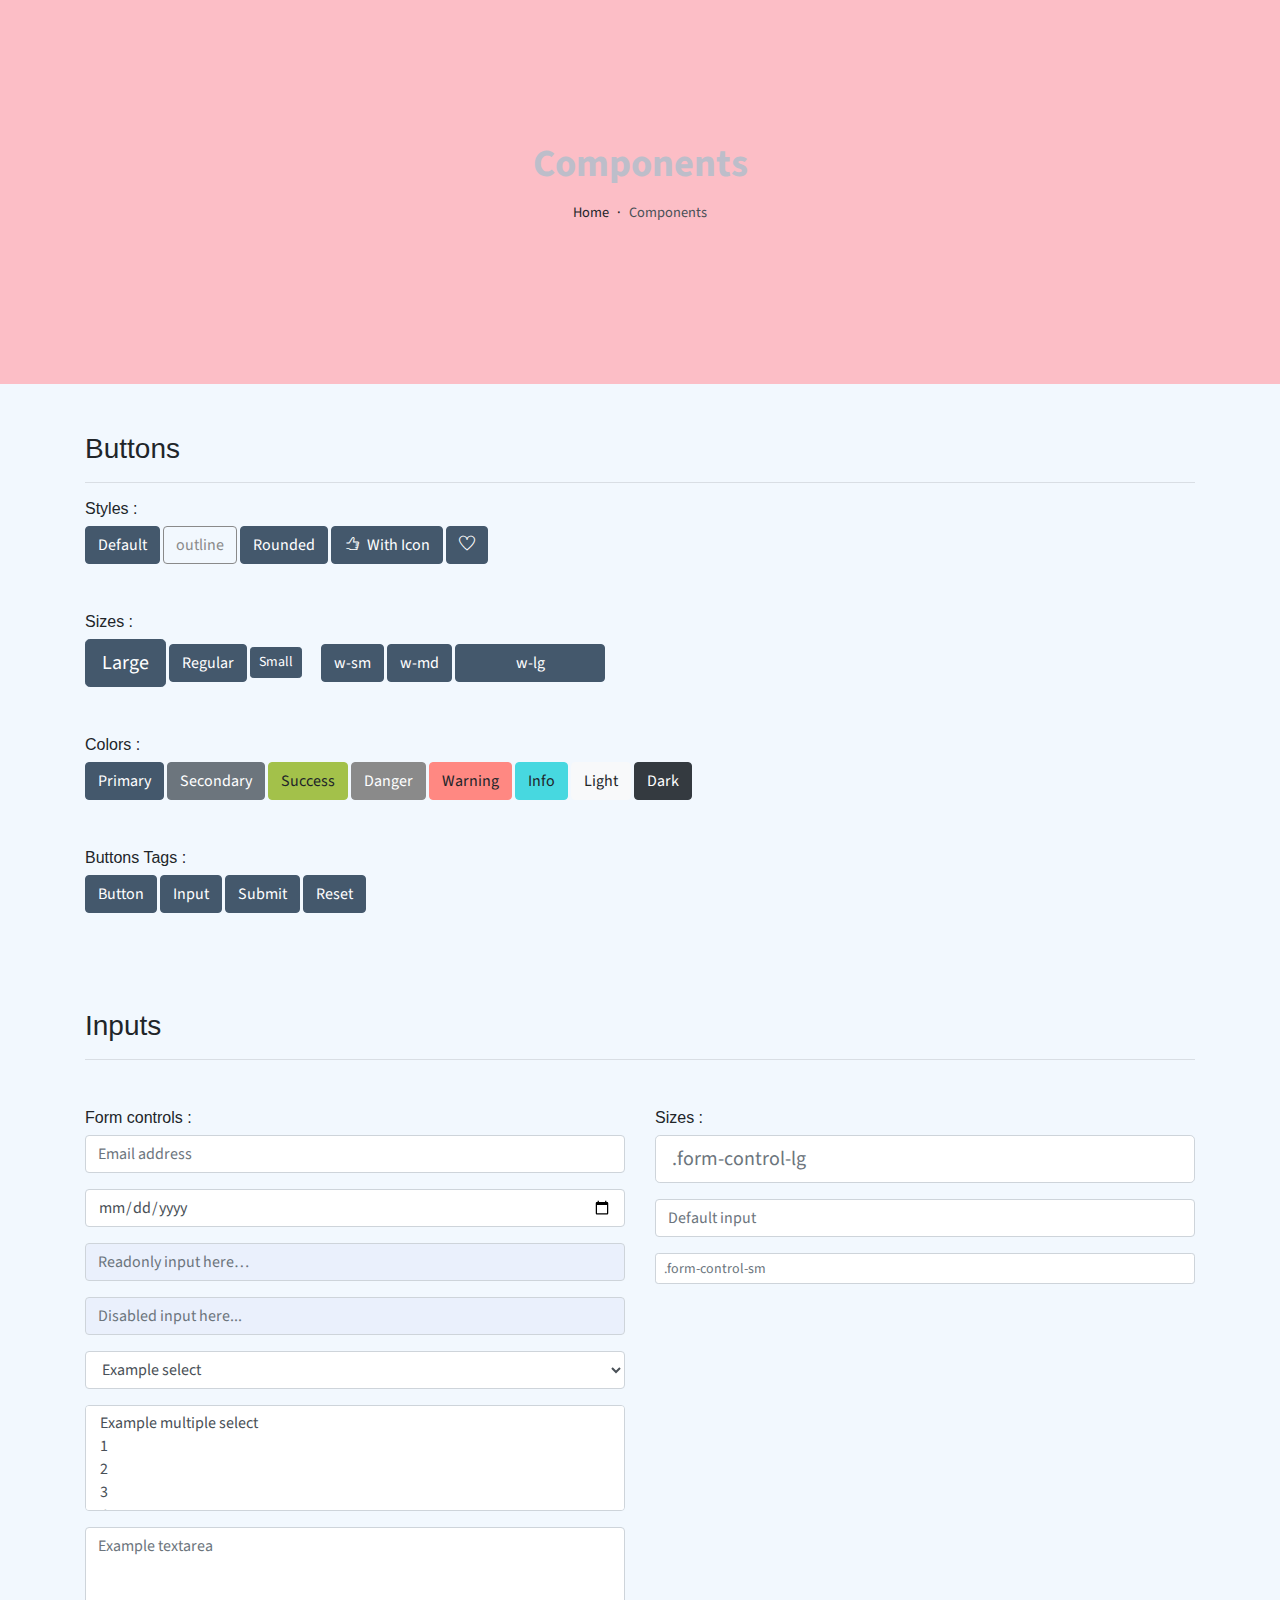
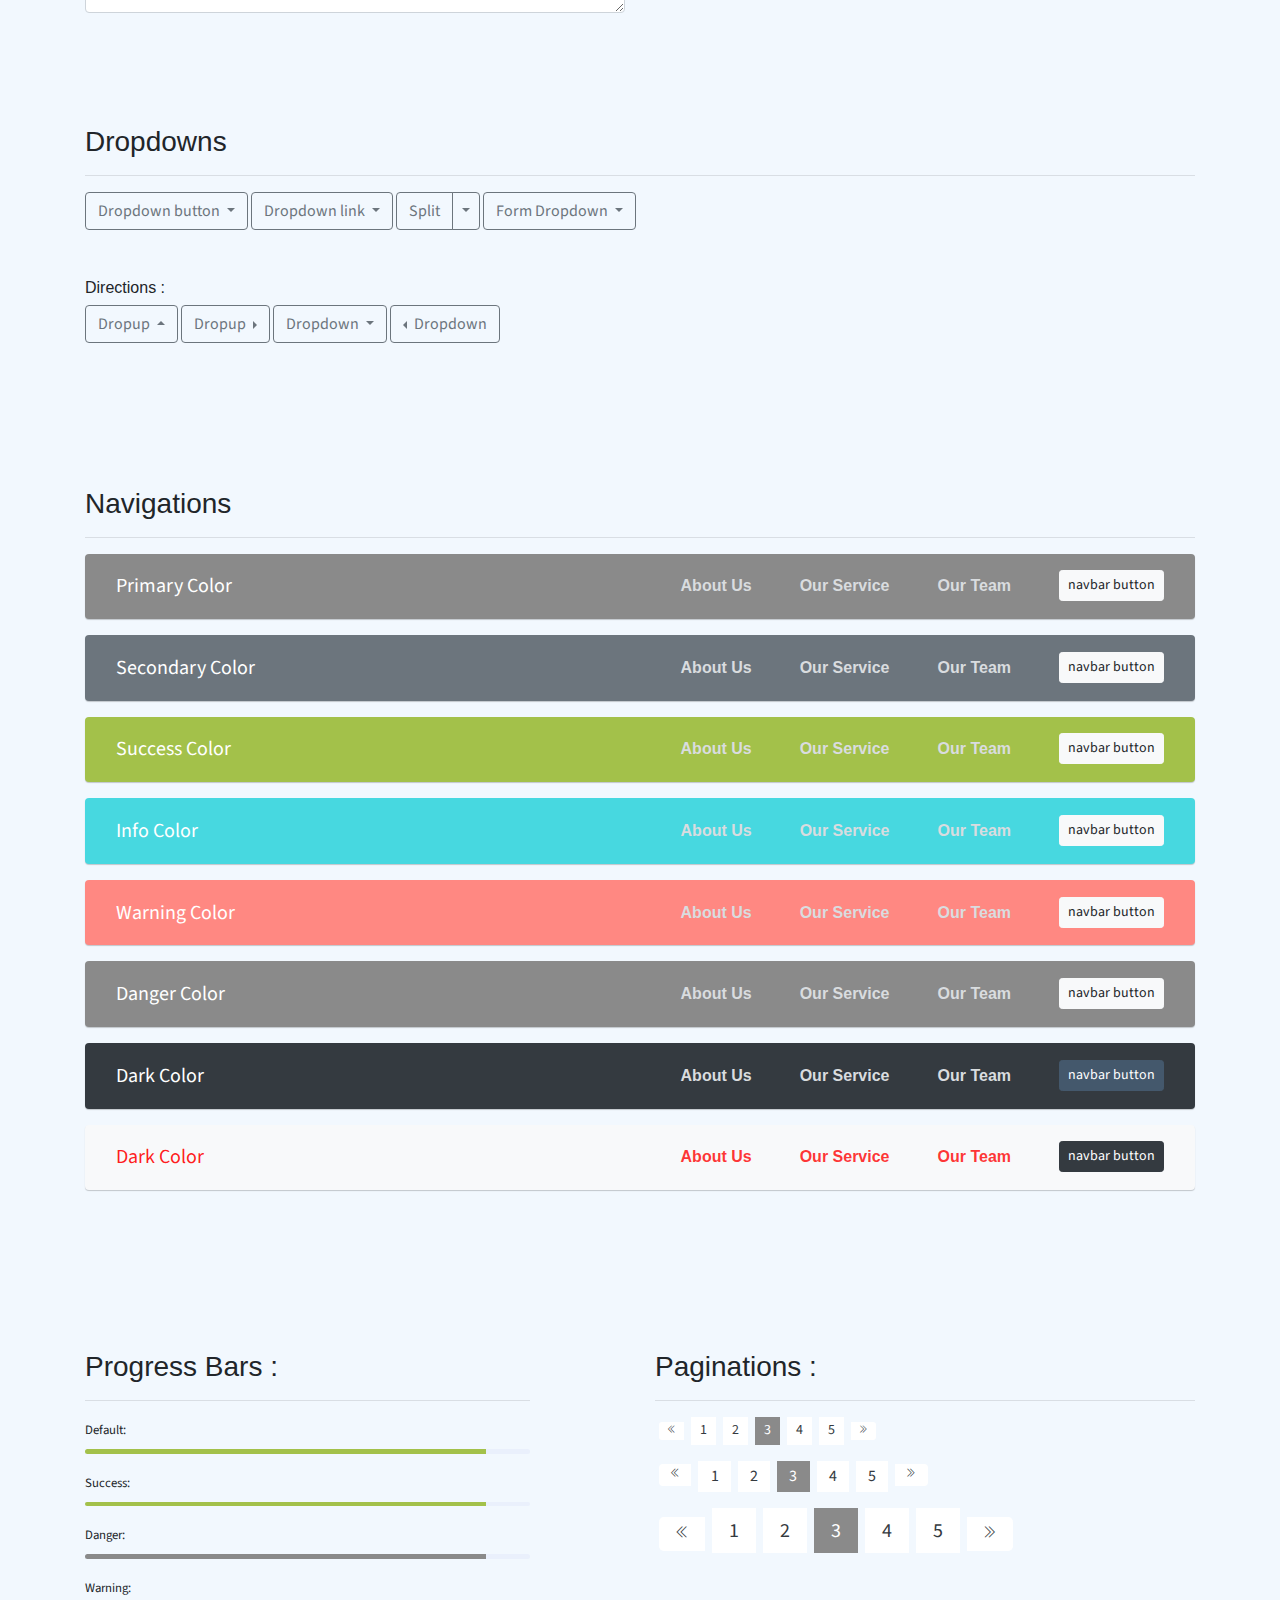
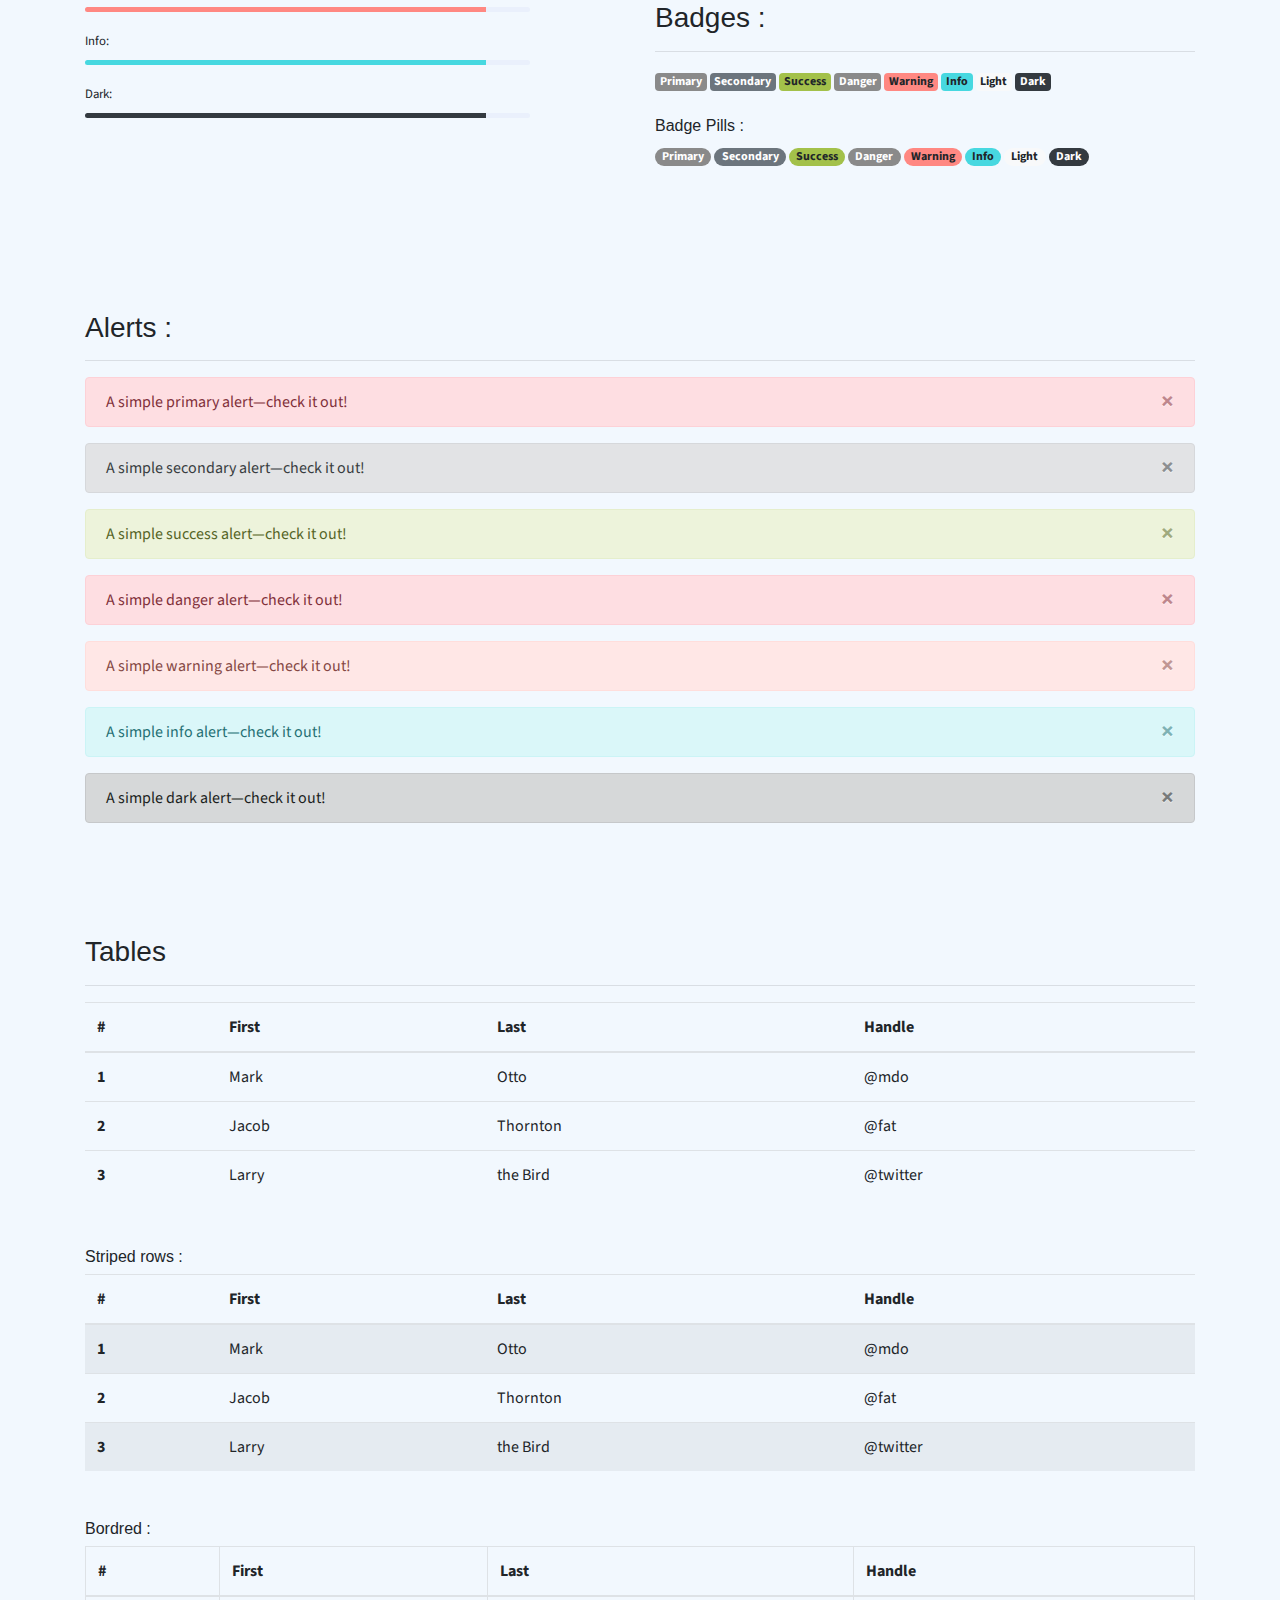
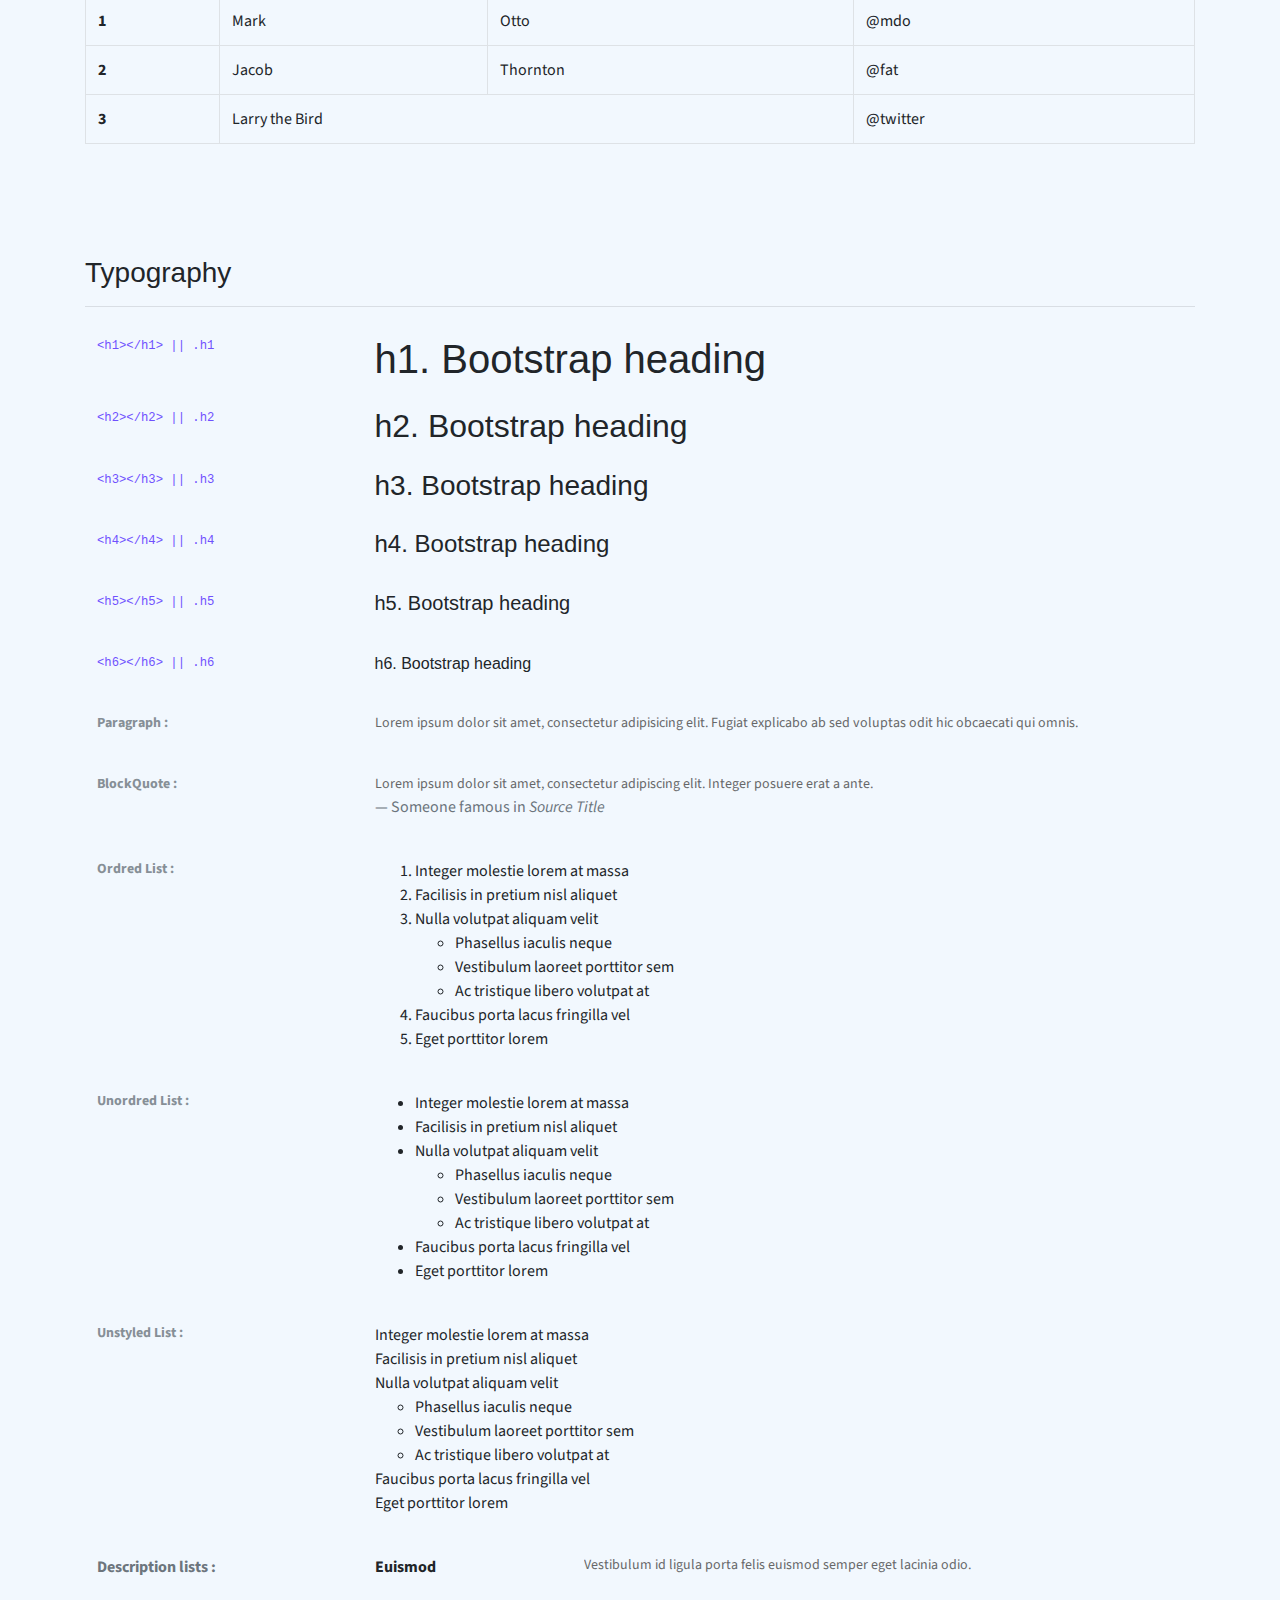
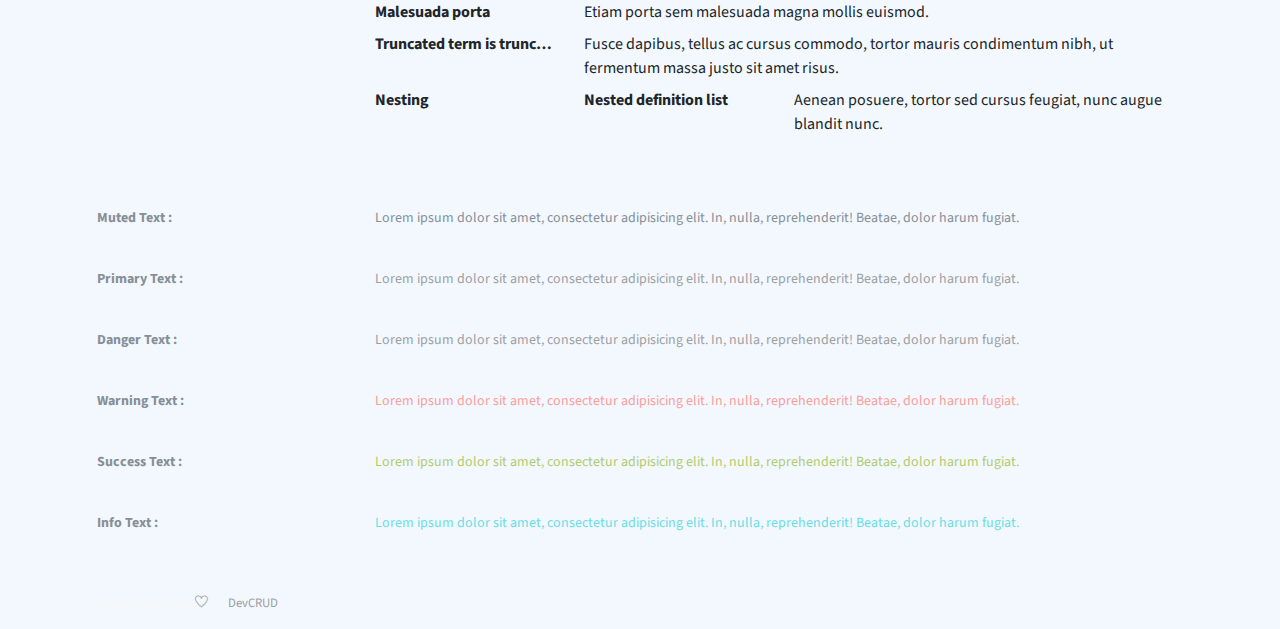
<file: components.html>
<!DOCTYPE html>
<html lang="en">
<head>
   <meta charset="utf-8">
   <meta name="viewport" content="width=device-width, initial-scale=1, shrink-to-fit=no">
   <meta name="description" content="Start your development with JohnDoe landing page.">
   <meta name="author" content="Devcrud">
   <title>JohnDoe Landing page | Components</title>
   <link rel="icon" href="assets/imgs/favicon.png" type="image/png">
   <!-- font icons -->
   <link rel="stylesheet" href="assets/vendors/themify-icons/css/themify-icons.css">
   <!-- Bootstrap + Steller  -->
   <link rel="stylesheet" href="assets/css/johndoe.css">
</head>
<body>

   <!-- Page Header -->
   <header class="header header-mini"> 
      <div class="header-title">Components</div> 
      <nav aria-label="breadcrumb">
         <ol class="breadcrumb">
            <li class="breadcrumb-item"><a href="/">Home</a></li>
            <li class="breadcrumb-item active" aria-current="page">Components</li>
         </ol>
      </nav>
   </header> <!-- End Of Page Header -->

   <!-- main content -->
   <div class="container">

      <!-- Buttons -->
      <h3 class="mt-5">Buttons</h3>
      <hr>
      <h6 class="section-secondary-title">Styles :</h6>
      <button class="btn btn-primary">Default</button>
      <button class="btn btn-outline-primary">outline</button>
      <button class="btn btn-primary rounded">Rounded</button>
      <button class="btn btn-primary rounded"><i class="ti-thumb-up pr-1"></i> With Icon</button>
      <button class="btn btn-primary circle"><i class="ti-heart"></i></button>

      <h6 class="section-secondary-title mt-5">Sizes :</h6>
      <button class="btn btn-primary btn-lg">Large</button>
      <button class="btn btn-primary ">Regular</button>
      <button class="btn btn-primary btn-sm">Small</button>
      <button class="btn btn-primary w-sm ml-3">w-sm</button>
      <button class="btn btn-primary w-md">w-md</button>
      <button class="btn btn-primary w-lg">w-lg</button>

      <h6 class="section-secondary-title mt-5">Colors :</h6>          
      <button type="button" class="btn btn-primary">Primary</button>
      <button type="button" class="btn btn-secondary">Secondary</button>
      <button type="button" class="btn btn-success">Success</button>
      <button type="button" class="btn btn-danger">Danger</button>
      <button type="button" class="btn btn-warning">Warning</button>
      <button type="button" class="btn btn-info">Info</button>
      <button type="button" class="btn btn-light">Light</button>
      <button type="button" class="btn btn-dark">Dark</button>

      <h6 class="section-secondary-title mt-5">Buttons Tags :</h6>
      <button class="btn btn-primary" type="submit">Button</button>
      <input class="btn btn-primary" type="button" value="Input">
      <input class="btn btn-primary" type="submit" value="Submit">
      <input class="btn btn-primary" type="reset" value="Reset">
      
      <!-- devider -->
      <div class="py-5"></div>

      <!-- Inputs -->
      <h3>Inputs</h3>
      <hr>
      <div class="row mt-5">
         <div class="col-md-6">
            <h6 class="section-secondary-title">Form controls :</h6>        
            <div class="form-group">
               <input type="email" class="form-control" id="exampleFormControlInput1" placeholder="Email address">
            </div>
            <div class="form-group">
               <input type="date" class="form-control" id="exampleFormControlInput1" placeholder="Date">
            </div>
            <div class="form-group">
               <input class="form-control" type="text" placeholder="Readonly input here…" readonly>
            </div>
            <div class="form-group">
               <input class="form-control" id="disabledInput" type="text" placeholder="Disabled input here..." disabled>
            </div>
            <div class="form-group">
               <select class="form-control" id="exampleFormControlSelect1">
                  <option>Example select</option>
                  <option>1</option>
                  <option>2</option>
                  <option>3</option>
                  <option>4</option>
                  <option>5</option>
               </select>
            </div>
            <div class="form-group">
               <select multiple class="form-control" id="exampleFormControlSelect2">
                  <option>Example multiple select</option>
                  <option>1</option>
                  <option>2</option>
                  <option>3</option>
                  <option>4</option>
                  <option>5</option>
               </select>
            </div>
            <div class="form-group">
               <textarea class="form-control" id="exampleFormControlTextarea1" rows="3" placeholder="Example textarea"></textarea>
            </div>
         </div>
         <div class="col-md-6">
            <h6 class="section-secondary-title">Sizes :</h6>    
            <div class="form-group">
               <input class="form-control form-control-lg" type="text" placeholder=".form-control-lg">             
            </div>
            <div class="form-group">
               <input class="form-control" type="text" placeholder="Default input">
            </div>
            <div class="form-group">
               <input class="form-control form-control-sm" type="text" placeholder=".form-control-sm"> 
            </div>
         </div>
      </div> <!-- end of inputs -->   

      <!-- devider -->
      <div class="py-5"></div>             

      <!-- Dropdowns -->
      <h3 class="components-section-title font-weight-normal">Dropdowns</h3>
      <hr>
      <div class="dropdown d-inline-block">
         <button class="btn btn-outline-secondary dropdown-toggle" type="button" id="dropdownMenuButton" data-toggle="dropdown" aria-haspopup="true" aria-expanded="false">
         Dropdown button
         </button>
         <div class="dropdown-menu" aria-labelledby="dropdownMenuButton">
         <a class="dropdown-item" href="#">Action</a>
         <a class="dropdown-item" href="#">Another action</a>
         <a class="dropdown-item" href="#">Something else here</a>
         </div>
      </div>
      <div class="dropdown d-inline-block">
         <a class="btn btn-outline-secondary dropdown-toggle" href="#" role="button" id="dropdownMenuLink" data-toggle="dropdown" aria-haspopup="true" aria-expanded="false">
            Dropdown link
         </a>
         <div class="dropdown-menu" aria-labelledby="dropdownMenuLink">
            <a class="dropdown-item" href="#">Action</a>
            <a class="dropdown-item" href="#">Another action</a>
            <a class="dropdown-item" href="#">Something else here</a>
         </div>
      </div>
      <div class="btn-group">
         <button type="button" class="btn btn-outline-secondary">Split</button>
         <button type="button" class="btn btn-outline-secondary dropdown-toggle dropdown-toggle-split" data-toggle="dropdown" aria-haspopup="true" aria-expanded="false">
         <span class="sr-only">Toggle Dropdown</span>
         </button>
         <div class="dropdown-menu">
            <a class="dropdown-item" href="#">Action</a>
            <a class="dropdown-item" href="#">Another action</a>
            <a class="dropdown-item" href="#">Something else here</a>
            <div class="dropdown-divider"></div>
            <a class="dropdown-item" href="#">Separated link</a>
         </div>
      </div>
      <div class="btn-group">
         <button class="btn btn-outline-secondary dropdown-toggle" type="button" id="dropdownMenuButton" data-toggle="dropdown" aria-haspopup="true" aria-expanded="false">
            Form Dropdown
         </button>
         <div class="dropdown-menu form">
            <form class="px-4 py-3">
               <div class="form-group">
                  <input type="email" class="form-control" id="exampleDropdownFormEmail1" placeholder="email@example.com">
               </div>
               <div class="form-group">
                  <input type="password" class="form-control" id="exampleDropdownFormPassword1" placeholder="Password">
               </div>
               <div class="form-check mb-3">
                  <input type="checkbox" class="form-check-input" id="dropdownCheck">
                  <label class="form-check-label" for="dropdownCheck">
                     Remember me
                  </label>
               </div>
               <button type="submit" class="btn btn-primary btn-block">Sign in</button>
            </form>
            <div class="dropdown-divider"></div>
            <a class="dropdown-item" href="#"><small>New around here? Sign up</small></a>
            <a class="dropdown-item" href="#"><small>Forgot password?</small></a>
         </div>
      </div>       
      <h6 class="section-secondary-title mt-5">Directions :</h6>  
      <div class="btn-group dropup">
         <button type="button" class="btn btn-outline-secondary dropdown-toggle" data-toggle="dropdown" aria-haspopup="true" aria-expanded="false">
            Dropup
         </button>
         <div class="dropdown-menu">
            <a class="dropdown-item" href="#">Action</a>
            <a class="dropdown-item" href="#">Another action</a>
            <a class="dropdown-item" href="#">Something else here</a>
            <div class="dropdown-divider"></div>
            <a class="dropdown-item" href="#">Separated link</a>
         </div>
      </div>
      <div class="btn-group dropright">
         <button type="button" class="btn btn-outline-secondary dropdown-toggle" data-toggle="dropdown" aria-haspopup="true" aria-expanded="false">
            Dropup
         </button>
         <div class="dropdown-menu">
            <a class="dropdown-item" href="#">Action</a>
            <a class="dropdown-item" href="#">Another action</a>
            <a class="dropdown-item" href="#">Something else here</a>
            <div class="dropdown-divider"></div>
            <a class="dropdown-item" href="#">Separated link</a>
         </div>
      </div>
      <div class="btn-group">
         <button type="button" class="btn btn-outline-secondary dropdown-toggle" data-toggle="dropdown" aria-haspopup="true" aria-expanded="false">
            Dropdown
         </button>
         <div class="dropdown-menu">
            <a class="dropdown-item" href="#">Action</a>
            <a class="dropdown-item" href="#">Another action</a>
            <a class="dropdown-item" href="#">Something else here</a>
            <div class="dropdown-divider"></div>
            <a class="dropdown-item" href="#">Separated link</a>
         </div>
      </div>
      <div class="btn-group dropleft">
         <button type="button" class="btn btn-outline-secondary dropdown-toggle" data-toggle="dropdown" aria-haspopup="true" aria-expanded="false">
            Dropdown
         </button>
         <div class="dropdown-menu">
            <a class="dropdown-item" href="#">Action</a>
            <a class="dropdown-item" href="#">Another action</a>
            <a class="dropdown-item" href="#">Something else here</a>
            <div class="dropdown-divider"></div>
            <a class="dropdown-item" href="#">Separated link</a>
         </div>
      </div> <!-- end of Dropdowns -->  

      <!-- devider -->
      <div class="py-5"></div>   

      <!-- navbars -->
      <h3 class="components-section-title font-weight-normal mt-5">Navigations</h3>
      <hr>
      <nav class="navbar navbar-expand-sm navbar-dark bg-primary rounded shadow mb-3">
         <div class="container">
            <a class="navbar-brand" href="#">Primary Color</a>
            <button class="navbar-toggler ml-auto" type="button" data-toggle="collapse" data-target="#navbarSupportedContent" aria-controls="navbarSupportedContent" aria-expanded="false" aria-label="Toggle navigation">
            <span class="navbar-toggler-icon"></span>
            </button>
            <div class="collapse navbar-collapse" id="navbarSupportedContent">
               <ul class="navbar-nav ml-auto"> 
                  <li class="nav-item">
                     <a class="nav-link" href="#about">About Us</a>
                  </li>
                  <li class="nav-item">
                     <a class="nav-link" href="#service">Our Service</a>
                  </li>
                  <li class="nav-item">
                     <a class="nav-link" href="#team">Our Team</a>
                  </li>
                  <li class="nav-item">
                     <a href="#book-table" class="ml-4 mt-1 btn btn-light btn-sm">navbar button</a>
                  </li>
               </ul>                       
            </div>
         </div>
      </nav>
      <nav class="navbar navbar-expand-sm navbar-dark bg-secondary rounded shadow mb-3">
         <div class="container">
            <a class="navbar-brand" href="#">Secondary Color</a>
            <button class="navbar-toggler ml-auto" type="button" data-toggle="collapse" data-target="#navbarSupportedContent" aria-controls="navbarSupportedContent" aria-expanded="false" aria-label="Toggle navigation">
            <span class="navbar-toggler-icon"></span>
            </button>
            <div class="collapse navbar-collapse" id="navbarSupportedContent">
               <ul class="navbar-nav ml-auto"> 
                  <li class="nav-item">
                     <a class="nav-link" href="#about">About Us</a>
                  </li>
                  <li class="nav-item">
                     <a class="nav-link" href="#service">Our Service</a>
                  </li>
                  <li class="nav-item">
                     <a class="nav-link" href="#team">Our Team</a>
                  </li>
                  <li class="nav-item">
                     <a href="#book-table" class="ml-4 mt-1 btn btn-light btn-sm">navbar button</a>
                  </li>
               </ul>                       
            </div>
         </div>
      </nav>
      <nav class="navbar navbar-expand-sm navbar-dark bg-success rounded shadow mb-3">
         <div class="container">
            <a class="navbar-brand" href="#">Success Color</a>
            <button class="navbar-toggler ml-auto" type="button" data-toggle="collapse" data-target="#navbarSupportedContent" aria-controls="navbarSupportedContent" aria-expanded="false" aria-label="Toggle navigation">
            <span class="navbar-toggler-icon"></span>
            </button>
            <div class="collapse navbar-collapse" id="navbarSupportedContent">
               <ul class="navbar-nav ml-auto"> 
                  <li class="nav-item">
                     <a class="nav-link" href="#about">About Us</a>
                  </li>
                  <li class="nav-item">
                     <a class="nav-link" href="#service">Our Service</a>
                  </li>
                  <li class="nav-item">
                     <a class="nav-link" href="#team">Our Team</a>
                  </li>
                  <li class="nav-item">
                     <a href="#book-table" class="ml-4 mt-1 btn btn-light btn-sm">navbar button</a>
                  </li>
               </ul>                       
            </div>
         </div>
      </nav>
      <nav class="navbar navbar-expand-sm navbar-dark bg-info rounded shadow mb-3">
         <div class="container">
            <a class="navbar-brand" href="#">Info Color</a>
            <button class="navbar-toggler ml-auto" type="button" data-toggle="collapse" data-target="#navbarSupportedContent" aria-controls="navbarSupportedContent" aria-expanded="false" aria-label="Toggle navigation">
            <span class="navbar-toggler-icon"></span>
            </button>
            <div class="collapse navbar-collapse" id="navbarSupportedContent">
               <ul class="navbar-nav ml-auto"> 
                  <li class="nav-item">
                     <a class="nav-link" href="#about">About Us</a>
                  </li>
                  <li class="nav-item">
                     <a class="nav-link" href="#service">Our Service</a>
                  </li>
                  <li class="nav-item">
                     <a class="nav-link" href="#team">Our Team</a>
                  </li>
                  <li class="nav-item">
                     <a href="#book-table" class="ml-4 mt-1 btn btn-light btn-sm">navbar button</a>
                  </li>
               </ul>                       
            </div>
         </div>
      </nav>
      <nav class="navbar navbar-expand-sm navbar-dark bg-warning rounded shadow mb-3">
         <div class="container">
            <a class="navbar-brand" href="#">Warning Color</a>
            <button class="navbar-toggler ml-auto" type="button" data-toggle="collapse" data-target="#navbarSupportedContent" aria-controls="navbarSupportedContent" aria-expanded="false" aria-label="Toggle navigation">
            <span class="navbar-toggler-icon"></span>
            </button>
            <div class="collapse navbar-collapse" id="navbarSupportedContent">
               <ul class="navbar-nav ml-auto"> 
                  <li class="nav-item">
                     <a class="nav-link" href="#about">About Us</a>
                  </li>
                  <li class="nav-item">
                     <a class="nav-link" href="#service">Our Service</a>
                  </li>
                  <li class="nav-item">
                     <a class="nav-link" href="#team">Our Team</a>
                  </li>
                  <li class="nav-item">
                     <a href="#book-table" class="ml-4 mt-1 btn btn-light btn-sm">navbar button</a>
                  </li>
               </ul>                       
            </div>
         </div>
      </nav>
      <nav class="navbar navbar-expand-sm navbar-dark bg-danger rounded shadow mb-3">
         <div class="container">
            <a class="navbar-brand" href="#">Danger Color</a>
            <button class="navbar-toggler ml-auto" type="button" data-toggle="collapse" data-target="#navbarSupportedContent" aria-controls="navbarSupportedContent" aria-expanded="false" aria-label="Toggle navigation">
            <span class="navbar-toggler-icon"></span>
            </button>
            <div class="collapse navbar-collapse" id="navbarSupportedContent">
               <ul class="navbar-nav ml-auto"> 
                  <li class="nav-item">
                     <a class="nav-link" href="#about">About Us</a>
                  </li>
                  <li class="nav-item">
                     <a class="nav-link" href="#service">Our Service</a>
                  </li>
                  <li class="nav-item">
                     <a class="nav-link" href="#team">Our Team</a>
                  </li>
                  <li class="nav-item">
                     <a href="#book-table" class="ml-4 mt-1 btn btn-light btn-sm">navbar button</a>
                  </li>
               </ul>                       
            </div>
         </div>
      </nav>
      <nav class="navbar navbar-expand-sm navbar-dark bg-dark rounded shadow mb-3">
         <div class="container">
            <a class="navbar-brand" href="#">Dark Color</a>
            <button class="navbar-toggler ml-auto" type="button" data-toggle="collapse" data-target="#navbarSupportedContent" aria-controls="navbarSupportedContent" aria-expanded="false" aria-label="Toggle navigation">
            <span class="navbar-toggler-icon"></span>
            </button>
            <div class="collapse navbar-collapse" id="navbarSupportedContent">
               <ul class="navbar-nav ml-auto"> 
                  <li class="nav-item">
                     <a class="nav-link" href="#about">About Us</a>
                  </li>
                  <li class="nav-item">
                     <a class="nav-link" href="#service">Our Service</a>
                  </li>
                  <li class="nav-item">
                     <a class="nav-link" href="#team">Our Team</a>
                  </li>
                  <li class="nav-item">
                     <a href="#book-table" class="ml-4 mt-1 btn btn-primary btn-sm">navbar button</a>
                  </li>
               </ul>                       
            </div>
         </div>
      </nav>
      <nav class="navbar navbar-expand-sm navbar-light bg-light rounded shadow mb-3">
         <div class="container">
            <a class="navbar-brand" href="#">Dark Color</a>
            <button class="navbar-toggler ml-auto" type="button" data-toggle="collapse" data-target="#navbarSupportedContent" aria-controls="navbarSupportedContent" aria-expanded="false" aria-label="Toggle navigation">
            <span class="navbar-toggler-icon"></span>
            </button>
            <div class="collapse navbar-collapse" id="navbarSupportedContent">
               <ul class="navbar-nav ml-auto"> 
                  <li class="nav-item">
                     <a class="nav-link" href="#about">About Us</a>
                  </li>
                  <li class="nav-item">
                     <a class="nav-link" href="#service">Our Service</a>
                  </li>
                  <li class="nav-item">
                     <a class="nav-link" href="#team">Our Team</a>
                  </li>
                  <li class="nav-item">
                     <a href="#book-table" class="ml-4 mt-1 btn btn-dark btn-sm">navbar button</a>
                  </li>
               </ul>                       
            </div>
         </div>
      </nav>
      <!-- End of navbars -->

      <!-- devider -->
      <div class="py-5"></div>   
      
      <!-- progress bars -->
      <div class="row justify-content-between">
         <div class="col-md-5">
            <h3 class="components-section-title font-weight-normal mt-5">Progress Bars :</h3>
            <hr>
            <small>Default: </small>
            <div class="progress mt-2 mb-3">
               <div class="progress-bar" role="progressbar" style="width: 90%" aria-valuenow="25" aria-valuemin="0" aria-valuemax="100"></div>
            </div>
            <small>Success:</small>
            <div class="progress mt-2 mb-3">
               <div class="progress-bar bg-success" role="progressbar" style="width: 90%" aria-valuenow="25" aria-valuemin="0" aria-valuemax="100"></div>
            </div>
            <small>Danger:</small>
            <div class="progress mt-2 mb-3">
               <div class="progress-bar bg-danger" role="progressbar" style="width: 90%" aria-valuenow="25" aria-valuemin="0" aria-valuemax="100"></div>
            </div>
            <small>Warning:</small>
            <div class="progress mt-2 mb-3">
               <div class="progress-bar bg-warning" role="progressbar" style="width: 90%" aria-valuenow="25" aria-valuemin="0" aria-valuemax="100"></div>
            </div>
            <small>Info:</small>
            <div class="progress mt-2 mb-3">
               <div class="progress-bar bg-info" role="progressbar" style="width: 90%" aria-valuenow="25" aria-valuemin="0" aria-valuemax="100"></div>
            </div>
            <small>Dark:</small>
            <div class="progress mt-2 mb-3">
               <div class="progress-bar bg-dark" role="progressbar" style="width: 90%" aria-valuenow="25" aria-valuemin="0" aria-valuemax="100"></div>
            </div>
         </div>
         <div class="col-md-6">
            <h3 class="components-section-title font-weight-normal mt-5">Paginations :</h3>
            <hr>
            <nav aria-label="Page navigation example">
               <ul class="pagination pagination-sm">
                  <li class="page-item"><a class="page-link" href="#"><i class="ti-angle-double-left"></i></a></li>
                  <li class="page-item"><a class="page-link" href="#">1</a></li>
                  <li class="page-item"><a class="page-link" href="#">2</a></li>
                  <li class="page-item active"><a class="page-link" href="#">3</a></li>
                  <li class="page-item"><a class="page-link" href="#">4</a></li>
                  <li class="page-item"><a class="page-link" href="#">5</a></li>
                  <li class="page-item"><a class="page-link" href="#"><i class="ti-angle-double-right"></i></a></li>
               </ul>
            </nav>
            <nav aria-label="Page navigation example">
               <ul class="pagination">
               <li class="page-item"><a class="page-link" href="#"><i class="ti-angle-double-left"></i></a></li>
                  <li class="page-item"><a class="page-link" href="#">1</a></li>
                  <li class="page-item"><a class="page-link" href="#">2</a></li>
                  <li class="page-item active"><a class="page-link" href="#">3</a></li>
                  <li class="page-item"><a class="page-link" href="#">4</a></li>
                  <li class="page-item"><a class="page-link" href="#">5</a></li>
                  <li class="page-item"><a class="page-link" href="#"><i class="ti-angle-double-right"></i></a></li>
               </ul>
            </nav>
            <nav aria-label="Page navigation example">
               <ul class="pagination pagination-lg">
                  <li class="page-item"><a class="page-link" href="#"><i class="ti-angle-double-left"></i></a></li>
                  <li class="page-item"><a class="page-link" href="#">1</a></li>
                  <li class="page-item"><a class="page-link" href="#">2</a></li>
                  <li class="page-item active"><a class="page-link" href="#">3</a></li>
                  <li class="page-item"><a class="page-link" href="#">4</a></li>
                  <li class="page-item"><a class="page-link" href="#">5</a></li>
                  <li class="page-item"><a class="page-link" href="#"><i class="ti-angle-double-right"></i></a></li>
               </ul>
            </nav>

            <!-- Badges -->
            <h3 class="components-section-title font-weight-normal mt-5">Badges :</h3>
            <hr>
            <span class="badge badge-primary">Primary</span>
            <span class="badge badge-secondary">Secondary</span>
            <span class="badge badge-success">Success</span>
            <span class="badge badge-danger">Danger</span>
            <span class="badge badge-warning">Warning</span>
            <span class="badge badge-info">Info</span>
            <span class="badge badge-light">Light</span>
            <span class="badge badge-dark">Dark</span>
            <h6 class="section-secondary-title mt-4 mb-2">Badge Pills :</h6>
            <span class="badge badge-pill badge-primary">Primary</span>
            <span class="badge badge-pill badge-secondary">Secondary</span>
            <span class="badge badge-pill badge-success">Success</span>
            <span class="badge badge-pill badge-danger">Danger</span>
            <span class="badge badge-pill badge-warning">Warning</span>
            <span class="badge badge-pill badge-info">Info</span>
            <span class="badge badge-pill badge-light">Light</span>
            <span class="badge badge-pill badge-dark">Dark</span>
         </div>
      </div> <!-- End of Progress bars -->

      <!-- devider -->
      <div class="py-5"></div>  

      <!-- Alerts -->
      <h3 class="components-section-title font-weight-normal mt-5">Alerts :</h3>
      <hr>
      <div class="alert alert-primary alert-dismissible fade show" role="alert">
         A simple primary alert—check it out!
         <button type="button" class="close" data-dismiss="alert" aria-label="Close">
            <span aria-hidden="true">&times;</span>
         </button>
      </div>
      <div class="alert alert-secondary alert-dismissible fade show" role="alert">
         A simple secondary alert—check it out!
         <button type="button" class="close" data-dismiss="alert" aria-label="Close">
            <span aria-hidden="true">&times;</span>
         </button>
      </div>
      <div class="alert alert-success alert-dismissible fade show" role="alert">
         A simple success alert—check it out!
         <button type="button" class="close" data-dismiss="alert" aria-label="Close">
            <span aria-hidden="true">&times;</span>
         </button>
      </div>
      <div class="alert alert-danger alert-dismissible fade show" role="alert">
         A simple danger alert—check it out!
         <button type="button" class="close" data-dismiss="alert" aria-label="Close">
            <span aria-hidden="true">&times;</span>
         </button>
      </div>
      <div class="alert alert-warning alert-dismissible fade show" role="alert">
         A simple warning alert—check it out!
         <button type="button" class="close" data-dismiss="alert" aria-label="Close">
            <span aria-hidden="true">&times;</span>
         </button>
      </div>
      <div class="alert alert-info alert-dismissible fade show" role="alert">
         A simple info alert—check it out!
         <button type="button" class="close" data-dismiss="alert" aria-label="Close">
            <span aria-hidden="true">&times;</span>
         </button>
      </div>
      <div class="alert alert-dark alert-dismissible fade show" role="alert">
         A simple dark alert—check it out!
         <button type="button" class="close" data-dismiss="alert" aria-label="Close">
            <span aria-hidden="true">&times;</span>
         </button>
      </div>
      <!-- end of alerts -->

      <!-- devider -->
      <div class="py-5"></div> 
   
      <!-- tables -->
      <h3 class="components-section-title">Tables</h3>
      <hr>
      <table class="table">
         <thead>
            <tr>
               <th scope="col">#</th>
               <th scope="col">First</th>
               <th scope="col">Last</th>
               <th scope="col">Handle</th>
            </tr>
         </thead>
         <tbody>
            <tr>
               <th scope="row">1</th>
               <td>Mark</td>
               <td>Otto</td>
               <td>@mdo</td>
            </tr>
            <tr>
               <th scope="row">2</th>
               <td>Jacob</td>
               <td>Thornton</td>
               <td>@fat</td>
            </tr>
            <tr>
               <th scope="row">3</th>
               <td>Larry</td>
               <td>the Bird</td>
               <td>@twitter</td>
            </tr>
         </tbody>
      </table>

      <h6 class="section-secondary-title mt-5">Striped rows :</h6>
      <table class="table table-striped">
         <thead>
            <tr>
               <th scope="col">#</th>
               <th scope="col">First</th>
               <th scope="col">Last</th>
               <th scope="col">Handle</th>
            </tr>
         </thead>
         <tbody>
            <tr>
               <th scope="row">1</th>
               <td>Mark</td>
               <td>Otto</td>
               <td>@mdo</td>
            </tr>
            <tr>
               <th scope="row">2</th>
               <td>Jacob</td>
               <td>Thornton</td>
               <td>@fat</td>
            </tr>
            <tr>
               <th scope="row">3</th>
               <td>Larry</td>
               <td>the Bird</td>
               <td>@twitter</td>
            </tr>
         </tbody>
      </table>

      <h6 class="section-secondary-title mt-5">Bordred :</h6>
      <table class="table table-bordered">
         <thead>
            <tr>
               <th scope="col">#</th>
               <th scope="col">First</th>
               <th scope="col">Last</th>
               <th scope="col">Handle</th>
            </tr>
         </thead>
         <tbody>
            <tr>
               <th scope="row">1</th>
               <td>Mark</td>
               <td>Otto</td>
               <td>@mdo</td>
            </tr>
            <tr>
               <th scope="row">2</th>
               <td>Jacob</td>
               <td>Thornton</td>
               <td>@fat</td>
            </tr>
            <tr>
               <th scope="row">3</th>
               <td colspan="2">Larry the Bird</td>
               <td>@twitter</td>
            </tr>
         </tbody>
      </table>
      <!-- end of tables -->

      <!-- devider -->
      <div class="py-5"></div> 

      <!-- typography -->
      <h3 class="components-section-title">Typography</h3>
      <hr>
     
      <table class="table table-borderless v-align-center">
         <tbody>
            <tr>
               <td>
                  <p><code class="highlighter-rouge">&lt;h1&gt;&lt;/h1&gt; || .h1</code></p>
               </td>
               <td class="w-75"><span class="h1">h1. Bootstrap heading</span></td>
            </tr>
            <tr>
               <td>
                  <p><code class="highlighter-rouge">&lt;h2&gt;&lt;/h2&gt; || .h2</code></p>
               </td>
               <td><span class="h2">h2. Bootstrap heading</span></td>
            </tr>
            <tr>
               <td>
                  <p><code class="highlighter-rouge">&lt;h3&gt;&lt;/h3&gt; || .h3</code></p>
               </td>
               <td><span class="h3">h3. Bootstrap heading</span></td>
            </tr>
            <tr>
               <td>
                  <p><code class="highlighter-rouge">&lt;h4&gt;&lt;/h4&gt; || .h4</code></p>
               </td>
               <td><span class="h4">h4. Bootstrap heading</span></td>
            </tr>
            <tr>
               <td>
                  <p><code class="highlighter-rouge">&lt;h5&gt;&lt;/h5&gt; || .h5</code></p>
               </td>
               <td><span class="h5">h5. Bootstrap heading</span></td>
            </tr>
            <tr>
               <td>
                  <p><code class="highlighter-rouge">&lt;h6&gt;&lt;/h6&gt; || .h6</code></p>
               </td>
               <td><span class="h6">h6. Bootstrap heading</span></td>
            </tr>
            <tr>
               <td>
                  <p class="font-weight-bold text-muted">Paragraph :</p>
               </td>
               <td><p>Lorem ipsum dolor sit amet, consectetur adipisicing elit. Fugiat explicabo ab sed voluptas odit hic obcaecati qui omnis.</p></td>
            </tr>
            <tr>
               <td>
                  <p class="font-weight-bold text-muted">BlockQuote :</p>
               </td>
               <td>
                  <blockquote class="blockquote">
                     <p class="mb-0">Lorem ipsum dolor sit amet, consectetur adipiscing elit. Integer posuere erat a ante.</p>
                     <footer class="blockquote-footer">Someone famous in <cite title="Source Title">Source Title</cite></footer>
                  </blockquote>
               </td>
            </tr>

            
            <tr>
               <td><p class="font-weight-bold text-muted">Ordred List :</p></td>
               <td>
                  <ol>
                     <li>Integer molestie lorem at massa</li>
                     <li>Facilisis in pretium nisl aliquet</li>
                     <li>Nulla volutpat aliquam velit
                        <ul>
                           <li>Phasellus iaculis neque</li>
                           <li>Vestibulum laoreet porttitor sem</li>
                           <li>Ac tristique libero volutpat at</li>
                        </ul>
                     </li>
                     <li>Faucibus porta lacus fringilla vel</li>
                     <li>Eget porttitor lorem</li>
                  </ol>
               </td>
            </tr>
            <tr>
               <td><p class="font-weight-bold text-muted">Unordred List :</p></td>
               <td>
                  <ul >
                     <li>Integer molestie lorem at massa</li>
                     <li>Facilisis in pretium nisl aliquet</li>
                     <li>Nulla volutpat aliquam velit
                        <ul>
                           <li>Phasellus iaculis neque</li>
                           <li>Vestibulum laoreet porttitor sem</li>
                           <li>Ac tristique libero volutpat at</li>
                        </ul>
                     </li>
                     <li>Faucibus porta lacus fringilla vel</li>
                     <li>Eget porttitor lorem</li>
                  </ul>
               </td>
            </tr>
            <tr>
               <td><p class="font-weight-bold text-muted">Unstyled List :</p></td>
               <td>
                  <ul class="list-unstyled">
                     <li>Integer molestie lorem at massa</li>
                     <li>Facilisis in pretium nisl aliquet</li>
                     <li>Nulla volutpat aliquam velit
                        <ul>
                           <li>Phasellus iaculis neque</li>
                           <li>Vestibulum laoreet porttitor sem</li>
                           <li>Ac tristique libero volutpat at</li>
                        </ul>
                     </li>
                     <li>Faucibus porta lacus fringilla vel</li>
                     <li>Eget porttitor lorem</li>
                  </ul>
               </td>
            </tr>
            <tr>
               <td class="font-weight-bold text-muted">Description lists : </td>
               <td>
                  <dl class="row">
                     <dt class="col-sm-3">Euismod</dt>
                     <dd class="col-sm-9">
                        <p>Vestibulum id ligula porta felis euismod semper eget lacinia odio.</p>
                     </dd>

                     <dt class="col-sm-3">Malesuada porta</dt>
                     <dd class="col-sm-9">Etiam porta sem malesuada magna mollis euismod.</dd>

                     <dt class="col-sm-3 text-truncate">Truncated term is truncated</dt>
                     <dd class="col-sm-9">Fusce dapibus, tellus ac cursus commodo, tortor mauris condimentum nibh, ut fermentum massa justo sit amet risus.</dd>

                     <dt class="col-sm-3">Nesting</dt>
                     <dd class="col-sm-9">
                        <dl class="row">
                           <dt class="col-sm-4">Nested definition list</dt>
                           <dd class="col-sm-8">Aenean posuere, tortor sed cursus feugiat, nunc augue blandit nunc.</dd>
                        </dl>
                     </dd>
                  </dl>
               </td>
            </tr>
            <tr>
               <td>
                  <p class="font-weight-bold text-muted">Muted Text :</p>
               </td>
               <td>
                  <p class="text-muted">Lorem ipsum dolor sit amet, consectetur adipisicing elit. In, nulla, reprehenderit! Beatae, dolor harum fugiat.</p>
               </td>
            </tr>
            <tr>
               <td>
                  <p class="font-weight-bold text-muted">Primary Text :</p>
               </td>
               <td>
                  <p class="text-primary">Lorem ipsum dolor sit amet, consectetur adipisicing elit. In, nulla, reprehenderit! Beatae, dolor harum fugiat.</p>
               </td>
            </tr>
            <tr>
               <td>
                  <p class="font-weight-bold text-muted">Danger Text :</p>
               </td>
               <td>
                  <p class="text-danger">Lorem ipsum dolor sit amet, consectetur adipisicing elit. In, nulla, reprehenderit! Beatae, dolor harum fugiat.</p>
               </td>
            </tr>
            <tr>
               <td>
                  <p class="font-weight-bold text-muted">Warning Text :</p>
               </td>
               <td>
                  <p class="text-warning">Lorem ipsum dolor sit amet, consectetur adipisicing elit. In, nulla, reprehenderit! Beatae, dolor harum fugiat.</p>
               </td>
            </tr>
            <tr>
               <td>
                  <p class="font-weight-bold text-muted">Success Text :</p>
               </td>
               <td>
                  <p class="text-success">Lorem ipsum dolor sit amet, consectetur adipisicing elit. In, nulla, reprehenderit! Beatae, dolor harum fugiat.</p>
               </td>
            </tr>
            <tr>
               <td>
                  <p class="font-weight-bold text-muted">Info Text :</p>
               </td>
               <td>
                  <p class="text-info">Lorem ipsum dolor sit amet, consectetur adipisicing elit. In, nulla, reprehenderit! Beatae, dolor harum fugiat.</p>
               </td>
            </tr>
         </tbody>
      </table>
   </div>
   <!-- end of typography -->

   <!-- Page Footer -->
   <footer class="footer py-3">
        <div class="container">
            <p class="small mb-0 text-light">
                &copy; <script>document.write(new Date().getFullYear())</script> Created With <i class="ti-heart text-danger"></i> By <a href="http://devcrud.com" target="_blank"><span class="text-danger" title="Bootstrap 4 Themes and Dashboards">DevCRUD</span></a> 
            </p>
        </div>
    </footer>
   <!-- End of Page Footer -->  
   
   <!-- core  -->
   <script src="assets/vendors/jquery/jquery-3.4.1.js"></script>
   <script src="assets/vendors/bootstrap/bootstrap.bundle.js"></script>

</body>
</html>
</file>
<file: assets/vendors/themify-icons/css/themify-icons.css>
@font-face {
	font-family: 'themify';
	src:url("../fonts/themify.eot?-fvbane");
	src:url("../fonts/themify.eot?#iefix-fvbane") format("embedded-opentype"),
		url("../fonts/themify.woff?-fvbane") format("woff"),
		url("../fonts/themify.ttf?-fvbane") format("truetype"),
		url("../fonts/themify.svg?-fvbane#themify") format("svg");
	font-weight: normal;
	font-style: normal;
}

[class^="ti-"], [class*=" ti-"] {
	font-family: 'themify';
	speak: none;
	font-style: normal;
	font-weight: normal;
	font-variant: normal;
	text-transform: none;
	line-height: 1;

	/* Better Font Rendering =========== */
	-webkit-font-smoothing: antialiased;
	-moz-osx-font-smoothing: grayscale;
}

.ti-wand:before {
	content: "\e600";
}
.ti-volume:before {
	content: "\e601";
}
.ti-user:before {
	content: "\e602";
}
.ti-unlock:before {
	content: "\e603";
}
.ti-unlink:before {
	content: "\e604";
}
.ti-trash:before {
	content: "\e605";
}
.ti-thought:before {
	content: "\e606";
}
.ti-target:before {
	content: "\e607";
}
.ti-tag:before {
	content: "\e608";
}
.ti-tablet:before {
	content: "\e609";
}
.ti-star:before {
	content: "\e60a";
}
.ti-spray:before {
	content: "\e60b";
}
.ti-signal:before {
	content: "\e60c";
}
.ti-shopping-cart:before {
	content: "\e60d";
}
.ti-shopping-cart-full:before {
	content: "\e60e";
}
.ti-settings:before {
	content: "\e60f";
}
.ti-search:before {
	content: "\e610";
}
.ti-zoom-in:before {
	content: "\e611";
}
.ti-zoom-out:before {
	content: "\e612";
}
.ti-cut:before {
	content: "\e613";
}
.ti-ruler:before {
	content: "\e614";
}
.ti-ruler-pencil:before {
	content: "\e615";
}
.ti-ruler-alt:before {
	content: "\e616";
}
.ti-bookmark:before {
	content: "\e617";
}
.ti-bookmark-alt:before {
	content: "\e618";
}
.ti-reload:before {
	content: "\e619";
}
.ti-plus:before {
	content: "\e61a";
}
.ti-pin:before {
	content: "\e61b";
}
.ti-pencil:before {
	content: "\e61c";
}
.ti-pencil-alt:before {
	content: "\e61d";
}
.ti-paint-roller:before {
	content: "\e61e";
}
.ti-paint-bucket:before {
	content: "\e61f";
}
.ti-na:before {
	content: "\e620";
}
.ti-mobile:before {
	content: "\e621";
}
.ti-minus:before {
	content: "\e622";
}
.ti-medall:before {
	content: "\e623";
}
.ti-medall-alt:before {
	content: "\e624";
}
.ti-marker:before {
	content: "\e625";
}
.ti-marker-alt:before {
	content: "\e626";
}
.ti-arrow-up:before {
	content: "\e627";
}
.ti-arrow-right:before {
	content: "\e628";
}
.ti-arrow-left:before {
	content: "\e629";
}
.ti-arrow-down:before {
	content: "\e62a";
}
.ti-lock:before {
	content: "\e62b";
}
.ti-location-arrow:before {
	content: "\e62c";
}
.ti-link:before {
	content: "\e62d";
}
.ti-layout:before {
	content: "\e62e";
}
.ti-layers:before {
	content: "\e62f";
}
.ti-layers-alt:before {
	content: "\e630";
}
.ti-key:before {
	content: "\e631";
}
.ti-import:before {
	content: "\e632";
}
.ti-image:before {
	content: "\e633";
}
.ti-heart:before {
	content: "\e634";
}
.ti-heart-broken:before {
	content: "\e635";
}
.ti-hand-stop:before {
	content: "\e636";
}
.ti-hand-open:before {
	content: "\e637";
}
.ti-hand-drag:before {
	content: "\e638";
}
.ti-folder:before {
	content: "\e639";
}
.ti-flag:before {
	content: "\e63a";
}
.ti-flag-alt:before {
	content: "\e63b";
}
.ti-flag-alt-2:before {
	content: "\e63c";
}
.ti-eye:before {
	content: "\e63d";
}
.ti-export:before {
	content: "\e63e";
}
.ti-exchange-vertical:before {
	content: "\e63f";
}
.ti-desktop:before {
	content: "\e640";
}
.ti-cup:before {
	content: "\e641";
}
.ti-crown:before {
	content: "\e642";
}
.ti-comments:before {
	content: "\e643";
}
.ti-comment:before {
	content: "\e644";
}
.ti-comment-alt:before {
	content: "\e645";
}
.ti-close:before {
	content: "\e646";
}
.ti-clip:before {
	content: "\e647";
}
.ti-angle-up:before {
	content: "\e648";
}
.ti-angle-right:before {
	content: "\e649";
}
.ti-angle-left:before {
	content: "\e64a";
}
.ti-angle-down:before {
	content: "\e64b";
}
.ti-check:before {
	content: "\e64c";
}
.ti-check-box:before {
	content: "\e64d";
}
.ti-camera:before {
	content: "\e64e";
}
.ti-announcement:before {
	content: "\e64f";
}
.ti-brush:before {
	content: "\e650";
}
.ti-briefcase:before {
	content: "\e651";
}
.ti-bolt:before {
	content: "\e652";
}
.ti-bolt-alt:before {
	content: "\e653";
}
.ti-blackboard:before {
	content: "\e654";
}
.ti-bag:before {
	content: "\e655";
}
.ti-move:before {
	content: "\e656";
}
.ti-arrows-vertical:before {
	content: "\e657";
}
.ti-arrows-horizontal:before {
	content: "\e658";
}
.ti-fullscreen:before {
	content: "\e659";
}
.ti-arrow-top-right:before {
	content: "\e65a";
}
.ti-arrow-top-left:before {
	content: "\e65b";
}
.ti-arrow-circle-up:before {
	content: "\e65c";
}
.ti-arrow-circle-right:before {
	content: "\e65d";
}
.ti-arrow-circle-left:before {
	content: "\e65e";
}
.ti-arrow-circle-down:before {
	content: "\e65f";
}
.ti-angle-double-up:before {
	content: "\e660";
}
.ti-angle-double-right:before {
	content: "\e661";
}
.ti-angle-double-left:before {
	content: "\e662";
}
.ti-angle-double-down:before {
	content: "\e663";
}
.ti-zip:before {
	content: "\e664";
}
.ti-world:before {
	content: "\e665";
}
.ti-wheelchair:before {
	content: "\e666";
}
.ti-view-list:before {
	content: "\e667";
}
.ti-view-list-alt:before {
	content: "\e668";
}
.ti-view-grid:before {
	content: "\e669";
}
.ti-uppercase:before {
	content: "\e66a";
}
.ti-upload:before {
	content: "\e66b";
}
.ti-underline:before {
	content: "\e66c";
}
.ti-truck:before {
	content: "\e66d";
}
.ti-timer:before {
	content: "\e66e";
}
.ti-ticket:before {
	content: "\e66f";
}
.ti-thumb-up:before {
	content: "\e670";
}
.ti-thumb-down:before {
	content: "\e671";
}
.ti-text:before {
	content: "\e672";
}
.ti-stats-up:before {
	content: "\e673";
}
.ti-stats-down:before {
	content: "\e674";
}
.ti-split-v:before {
	content: "\e675";
}
.ti-split-h:before {
	content: "\e676";
}
.ti-smallcap:before {
	content: "\e677";
}
.ti-shine:before {
	content: "\e678";
}
.ti-shift-right:before {
	content: "\e679";
}
.ti-shift-left:before {
	content: "\e67a";
}
.ti-shield:before {
	content: "\e67b";
}
.ti-notepad:before {
	content: "\e67c";
}
.ti-server:before {
	content: "\e67d";
}
.ti-quote-right:before {
	content: "\e67e";
}
.ti-quote-left:before {
	content: "\e67f";
}
.ti-pulse:before {
	content: "\e680";
}
.ti-printer:before {
	content: "\e681";
}
.ti-power-off:before {
	content: "\e682";
}
.ti-plug:before {
	content: "\e683";
}
.ti-pie-chart:before {
	content: "\e684";
}
.ti-paragraph:before {
	content: "\e685";
}
.ti-panel:before {
	content: "\e686";
}
.ti-package:before {
	content: "\e687";
}
.ti-music:before {
	content: "\e688";
}
.ti-music-alt:before {
	content: "\e689";
}
.ti-mouse:before {
	content: "\e68a";
}
.ti-mouse-alt:before {
	content: "\e68b";
}
.ti-money:before {
	content: "\e68c";
}
.ti-microphone:before {
	content: "\e68d";
}
.ti-menu:before {
	content: "\e68e";
}
.ti-menu-alt:before {
	content: "\e68f";
}
.ti-map:before {
	content: "\e690";
}
.ti-map-alt:before {
	content: "\e691";
}
.ti-loop:before {
	content: "\e692";
}
.ti-location-pin:before {
	content: "\e693";
}
.ti-list:before {
	content: "\e694";
}
.ti-light-bulb:before {
	content: "\e695";
}
.ti-Italic:before {
	content: "\e696";
}
.ti-info:before {
	content: "\e697";
}
.ti-infinite:before {
	content: "\e698";
}
.ti-id-badge:before {
	content: "\e699";
}
.ti-hummer:before {
	content: "\e69a";
}
.ti-home:before {
	content: "\e69b";
}
.ti-help:before {
	content: "\e69c";
}
.ti-headphone:before {
	content: "\e69d";
}
.ti-harddrives:before {
	content: "\e69e";
}
.ti-harddrive:before {
	content: "\e69f";
}
.ti-gift:before {
	content: "\e6a0";
}
.ti-game:before {
	content: "\e6a1";
}
.ti-filter:before {
	content: "\e6a2";
}
.ti-files:before {
	content: "\e6a3";
}
.ti-file:before {
	content: "\e6a4";
}
.ti-eraser:before {
	content: "\e6a5";
}
.ti-envelope:before {
	content: "\e6a6";
}
.ti-download:before {
	content: "\e6a7";
}
.ti-direction:before {
	content: "\e6a8";
}
.ti-direction-alt:before {
	content: "\e6a9";
}
.ti-dashboard:before {
	content: "\e6aa";
}
.ti-control-stop:before {
	content: "\e6ab";
}
.ti-control-shuffle:before {
	content: "\e6ac";
}
.ti-control-play:before {
	content: "\e6ad";
}
.ti-control-pause:before {
	content: "\e6ae";
}
.ti-control-forward:before {
	content: "\e6af";
}
.ti-control-backward:before {
	content: "\e6b0";
}
.ti-cloud:before {
	content: "\e6b1";
}
.ti-cloud-up:before {
	content: "\e6b2";
}
.ti-cloud-down:before {
	content: "\e6b3";
}
.ti-clipboard:before {
	content: "\e6b4";
}
.ti-car:before {
	content: "\e6b5";
}
.ti-calendar:before {
	content: "\e6b6";
}
.ti-book:before {
	content: "\e6b7";
}
.ti-bell:before {
	content: "\e6b8";
}
.ti-basketball:before {
	content: "\e6b9";
}
.ti-bar-chart:before {
	content: "\e6ba";
}
.ti-bar-chart-alt:before {
	content: "\e6bb";
}
.ti-back-right:before {
	content: "\e6bc";
}
.ti-back-left:before {
	content: "\e6bd";
}
.ti-arrows-corner:before {
	content: "\e6be";
}
.ti-archive:before {
	content: "\e6bf";
}
.ti-anchor:before {
	content: "\e6c0";
}
.ti-align-right:before {
	content: "\e6c1";
}
.ti-align-left:before {
	content: "\e6c2";
}
.ti-align-justify:before {
	content: "\e6c3";
}
.ti-align-center:before {
	content: "\e6c4";
}
.ti-alert:before {
	content: "\e6c5";
}
.ti-alarm-clock:before {
	content: "\e6c6";
}
.ti-agenda:before {
	content: "\e6c7";
}
.ti-write:before {
	content: "\e6c8";
}
.ti-window:before {
	content: "\e6c9";
}
.ti-widgetized:before {
	content: "\e6ca";
}
.ti-widget:before {
	content: "\e6cb";
}
.ti-widget-alt:before {
	content: "\e6cc";
}
.ti-wallet:before {
	content: "\e6cd";
}
.ti-video-clapper:before {
	content: "\e6ce";
}
.ti-video-camera:before {
	content: "\e6cf";
}
.ti-vector:before {
	content: "\e6d0";
}
.ti-themify-logo:before {
	content: "\e6d1";
}
.ti-themify-favicon:before {
	content: "\e6d2";
}
.ti-themify-favicon-alt:before {
	content: "\e6d3";
}
.ti-support:before {
	content: "\e6d4";
}
.ti-stamp:before {
	content: "\e6d5";
}
.ti-split-v-alt:before {
	content: "\e6d6";
}
.ti-slice:before {
	content: "\e6d7";
}
.ti-shortcode:before {
	content: "\e6d8";
}
.ti-shift-right-alt:before {
	content: "\e6d9";
}
.ti-shift-left-alt:before {
	content: "\e6da";
}
.ti-ruler-alt-2:before {
	content: "\e6db";
}
.ti-receipt:before {
	content: "\e6dc";
}
.ti-pin2:before {
	content: "\e6dd";
}
.ti-pin-alt:before {
	content: "\e6de";
}
.ti-pencil-alt2:before {
	content: "\e6df";
}
.ti-palette:before {
	content: "\e6e0";
}
.ti-more:before {
	content: "\e6e1";
}
.ti-more-alt:before {
	content: "\e6e2";
}
.ti-microphone-alt:before {
	content: "\e6e3";
}
.ti-magnet:before {
	content: "\e6e4";
}
.ti-line-double:before {
	content: "\e6e5";
}
.ti-line-dotted:before {
	content: "\e6e6";
}
.ti-line-dashed:before {
	content: "\e6e7";
}
.ti-layout-width-full:before {
	content: "\e6e8";
}
.ti-layout-width-default:before {
	content: "\e6e9";
}
.ti-layout-width-default-alt:before {
	content: "\e6ea";
}
.ti-layout-tab:before {
	content: "\e6eb";
}
.ti-layout-tab-window:before {
	content: "\e6ec";
}
.ti-layout-tab-v:before {
	content: "\e6ed";
}
.ti-layout-tab-min:before {
	content: "\e6ee";
}
.ti-layout-slider:before {
	content: "\e6ef";
}
.ti-layout-slider-alt:before {
	content: "\e6f0";
}
.ti-layout-sidebar-right:before {
	content: "\e6f1";
}
.ti-layout-sidebar-none:before {
	content: "\e6f2";
}
.ti-layout-sidebar-left:before {
	content: "\e6f3";
}
.ti-layout-placeholder:before {
	content: "\e6f4";
}
.ti-layout-menu:before {
	content: "\e6f5";
}
.ti-layout-menu-v:before {
	content: "\e6f6";
}
.ti-layout-menu-separated:before {
	content: "\e6f7";
}
.ti-layout-menu-full:before {
	content: "\e6f8";
}
.ti-layout-media-right-alt:before {
	content: "\e6f9";
}
.ti-layout-media-right:before {
	content: "\e6fa";
}
.ti-layout-media-overlay:before {
	content: "\e6fb";
}
.ti-layout-media-overlay-alt:before {
	content: "\e6fc";
}
.ti-layout-media-overlay-alt-2:before {
	content: "\e6fd";
}
.ti-layout-media-left-alt:before {
	content: "\e6fe";
}
.ti-layout-media-left:before {
	content: "\e6ff";
}
.ti-layout-media-center-alt:before {
	content: "\e700";
}
.ti-layout-media-center:before {
	content: "\e701";
}
.ti-layout-list-thumb:before {
	content: "\e702";
}
.ti-layout-list-thumb-alt:before {
	content: "\e703";
}
.ti-layout-list-post:before {
	content: "\e704";
}
.ti-layout-list-large-image:before {
	content: "\e705";
}
.ti-layout-line-solid:before {
	content: "\e706";
}
.ti-layout-grid4:before {
	content: "\e707";
}
.ti-layout-grid3:before {
	content: "\e708";
}
.ti-layout-grid2:before {
	content: "\e709";
}
.ti-layout-grid2-thumb:before {
	content: "\e70a";
}
.ti-layout-cta-right:before {
	content: "\e70b";
}
.ti-layout-cta-left:before {
	content: "\e70c";
}
.ti-layout-cta-center:before {
	content: "\e70d";
}
.ti-layout-cta-btn-right:before {
	content: "\e70e";
}
.ti-layout-cta-btn-left:before {
	content: "\e70f";
}
.ti-layout-column4:before {
	content: "\e710";
}
.ti-layout-column3:before {
	content: "\e711";
}
.ti-layout-column2:before {
	content: "\e712";
}
.ti-layout-accordion-separated:before {
	content: "\e713";
}
.ti-layout-accordion-merged:before {
	content: "\e714";
}
.ti-layout-accordion-list:before {
	content: "\e715";
}
.ti-ink-pen:before {
	content: "\e716";
}
.ti-info-alt:before {
	content: "\e717";
}
.ti-help-alt:before {
	content: "\e718";
}
.ti-headphone-alt:before {
	content: "\e719";
}
.ti-hand-point-up:before {
	content: "\e71a";
}
.ti-hand-point-right:before {
	content: "\e71b";
}
.ti-hand-point-left:before {
	content: "\e71c";
}
.ti-hand-point-down:before {
	content: "\e71d";
}
.ti-gallery:before {
	content: "\e71e";
}
.ti-face-smile:before {
	content: "\e71f";
}
.ti-face-sad:before {
	content: "\e720";
}
.ti-credit-card:before {
	content: "\e721";
}
.ti-control-skip-forward:before {
	content: "\e722";
}
.ti-control-skip-backward:before {
	content: "\e723";
}
.ti-control-record:before {
	content: "\e724";
}
.ti-control-eject:before {
	content: "\e725";
}
.ti-comments-smiley:before {
	content: "\e726";
}
.ti-brush-alt:before {
	content: "\e727";
}
.ti-youtube:before {
	content: "\e728";
}
.ti-vimeo:before {
	content: "\e729";
}
.ti-twitter:before {
	content: "\e72a";
}
.ti-time:before {
	content: "\e72b";
}
.ti-tumblr:before {
	content: "\e72c";
}
.ti-skype:before {
	content: "\e72d";
}
.ti-share:before {
	content: "\e72e";
}
.ti-share-alt:before {
	content: "\e72f";
}
.ti-rocket:before {
	content: "\e730";
}
.ti-pinterest:before {
	content: "\e731";
}
.ti-new-window:before {
	content: "\e732";
}
.ti-microsoft:before {
	content: "\e733";
}
.ti-list-ol:before {
	content: "\e734";
}
.ti-linkedin:before {
	content: "\e735";
}
.ti-layout-sidebar-2:before {
	content: "\e736";
}
.ti-layout-grid4-alt:before {
	content: "\e737";
}
.ti-layout-grid3-alt:before {
	content: "\e738";
}
.ti-layout-grid2-alt:before {
	content: "\e739";
}
.ti-layout-column4-alt:before {
	content: "\e73a";
}
.ti-layout-column3-alt:before {
	content: "\e73b";
}
.ti-layout-column2-alt:before {
	content: "\e73c";
}
.ti-instagram:before {
	content: "\e73d";
}
.ti-google:before {
	content: "\e73e";
}
.ti-github:before {
	content: "\e73f";
}
.ti-flickr:before {
	content: "\e740";
}
.ti-facebook:before {
	content: "\e741";
}
.ti-dropbox:before {
	content: "\e742";
}
.ti-dribbble:before {
	content: "\e743";
}
.ti-apple:before {
	content: "\e744";
}
.ti-android:before {
	content: "\e745";
}
.ti-save:before {
	content: "\e746";
}
.ti-save-alt:before {
	content: "\e747";
}
.ti-yahoo:before {
	content: "\e748";
}
.ti-wordpress:before {
	content: "\e749";
}
.ti-vimeo-alt:before {
	content: "\e74a";
}
.ti-twitter-alt:before {
	content: "\e74b";
}
.ti-tumblr-alt:before {
	content: "\e74c";
}
.ti-trello:before {
	content: "\e74d";
}
.ti-stack-overflow:before {
	content: "\e74e";
}
.ti-soundcloud:before {
	content: "\e74f";
}
.ti-sharethis:before {
	content: "\e750";
}
.ti-sharethis-alt:before {
	content: "\e751";
}
.ti-reddit:before {
	content: "\e752";
}
.ti-pinterest-alt:before {
	content: "\e753";
}
.ti-microsoft-alt:before {
	content: "\e754";
}
.ti-linux:before {
	content: "\e755";
}
.ti-jsfiddle:before {
	content: "\e756";
}
.ti-joomla:before {
	content: "\e757";
}
.ti-html5:before {
	content: "\e758";
}
.ti-flickr-alt:before {
	content: "\e759";
}
.ti-email:before {
	content: "\e75a";
}
.ti-drupal:before {
	content: "\e75b";
}
.ti-dropbox-alt:before {
	content: "\e75c";
}
.ti-css3:before {
	content: "\e75d";
}
.ti-rss:before {
	content: "\e75e";
}
.ti-rss-alt:before {
	content: "\e75f";
}
</file>
<file: assets/css/johndoe.css>
@charset "UTF-8";
/*!
=========================================================
* JohnDoe Landing page
=========================================================

* Copyright: 2019 DevCRUD (https://devcrud.com)
* Licensed: (https://devcrud.com/licenses)
* Coded by www.devcrud.com

=========================================================

* The above copyright notice and this permission notice shall be included in all copies or substantial portions of the Software.
*/
@import url("https://fonts.googleapis.com/css?family=Source+Sans+Pro:200,200i,300,300i,400,400i,600,600i,700,700i,900,900i&display=swap");
:root {
  --blue: #79A9F5;
  --indigo: #C45F90;
  --purple: #A16AE8;
  --pink: #FC8BC0;
  --violet: #6c73fd;
  --darkviolet: #4f27ff;
  --red: #F85C70;
  --orange: #FF8882;
  --yellow: #FAD02C;
  --green: #A3C14A;
  --teal: #20c997;
  --cyan: #47D8E0;
  --white: #fff;
  --lightgrey:#d9dcdf;
  --lightblue: #aebecb;
  --gray: #f2f8fe;
  --gray-dark: #343a40;
 
  --success: #dadfe6;
  --info: #343a40;
  --warning: #343a40;
  --danger: #343a40;
  --light: #c6cecf74;
  

  --fedeDetail: #8a8a8a;

  --primary: #adadad;
  --secondary: #44586c;
  --tertiary: #7d838a;
  --quaternary: #343a40;
  --quinary: #9ca0a4;

  --background: var(--gray);
  --headerText: var(--lightblue);
  --navigationbar:var(--gray-dark);
  --navigationbartext:var(--lightgrey);
  --navigationbartext2:var(--lightgrey);
  --cardBackground:var(--light);
  --portfolioOverlay: rgba(68, 74, 80, 0.88);
  
  
  --breakpoint-xs: 0;
  --breakpoint-sm: 576px;
  --breakpoint-md: 768px;
  --breakpoint-lg: 992px;
  --breakpoint-xl: 1200px;
  --font-family-sans-serif: "Source Sans Pro", sans-serif;
  --font-family-monospace: SFMono-Regular, Menlo, Monaco, Consolas, "Liberation Mono", "Courier New", monospace;
}

*,
*::before,
*::after {
  box-sizing: border-box;
}

html {
  font-family: sans-serif;
  line-height: 1.15;
  -webkit-text-size-adjust: 100%;
  -webkit-tap-highlight-color: rgba(0, 0, 0, 0);
}

article, aside, figcaption, figure, footer, header, hgroup, main, nav, section {
  display: block;
}

body {
  margin: 0;
  font-family: "Source Sans Pro", sans-serif;
  font-size: 1rem;
  font-weight: 400;
  line-height: 1.5;
  color: #212529;
  text-align: left;
  background-color: var(--background);
}

[tabindex="-1"]:focus {
  outline: 0 !important;
}

hr {
  box-sizing: content-box;
  height: 0;
  overflow: visible;
}
.no-margin-list {
  margin-left: 0;
  padding-left: 0;
}

.no-margin-list li {
  margin-left: 0;
  padding-left: 0;
  list-style-position: inside; 
}
.no-margin-list-big-font {
  margin-left: 14px;
  padding-left: 0;
  font-size: 1rem;
}

.collapsible {
  max-height: 0;
  overflow: hidden;
  transition: max-height 0.5s ease-out;
}

.collapsible.open {
  max-height: 300px; 
}

.toggle-link i {
  transition: transform 0.2s ease-out;
}

.toggle-link i.rotate {
  transform: rotate(90deg);
}

.arrow-icon {
  font-size: 0.75em;
}

h1, h2, h3, h4, h5, h6 {
  margin-top: 0;
  margin-bottom: 0.5rem;
}

p {
  margin-top: 0;
  margin-bottom: 1rem;
}

abbr[title],
abbr[data-original-title] {
  text-decoration: underline;
  -webkit-text-decoration: underline dotted;
          text-decoration: underline dotted;
  cursor: help;
  border-bottom: 0;
  -webkit-text-decoration-skip-ink: none;
          text-decoration-skip-ink: none;
}

address {
  margin-bottom: 1rem;
  font-style: normal;
  line-height: inherit;
}

ol,
ul,
dl {
  margin-top: 0;
  margin-bottom: 1rem;
}

ol ol,
ul ul,
ol ul,
ul ol {
  margin-bottom: 0;
}

dt {
  font-weight: 700;
}

dd {
  margin-bottom: .5rem;
  margin-left: 0;
}

blockquote {
  margin: 0 0 1rem;
}

b,
strong {
  font-weight: bolder;
}

small {
  font-size: 80%;
}

sub,
sup {
  position: relative;
  font-size: 75%;
  line-height: 0;
  vertical-align: baseline;
}

sub {
  bottom: -.25em;
}

sup {
  top: -.5em;
}

a {
  color: var(--fedeDetail);
  text-decoration: none;
  background-color: transparent;
}

a:hover {
  color: #f51330;
  text-decoration: none;
}

a:not([href]):not([tabindex]) {
  color: inherit;
  text-decoration: none;
}

a:not([href]):not([tabindex]):hover, a:not([href]):not([tabindex]):focus {
  color: inherit;
  text-decoration: none;
}

a:not([href]):not([tabindex]):focus {
  outline: 0;
}

pre,
code,
kbd,
samp {
  font-family: SFMono-Regular, Menlo, Monaco, Consolas, "Liberation Mono", "Courier New", monospace;
  font-size: 1em;
}

pre {
  margin-top: 0;
  margin-bottom: 1rem;
  overflow: auto;
}

figure {
  margin: 0 0 1rem;
}

.brand-title {
  font-size: 24px;
  color: var(--navigationbartext2);
  font-weight: Normal;
  
}

img {
  vertical-align: middle;
  border-style: none;
}

svg {
  overflow: hidden;
  vertical-align: middle;
}

table {
  border-collapse: collapse;
}

caption {
  padding-top: 0.75rem;
  padding-bottom: 0.75rem;
  color: #6c757d;
  text-align: left;
  caption-side: bottom;
}

th {
  text-align: inherit;
}

label {
  display: inline-block;
  margin-bottom: 0.5rem;
}

button {
  border-radius: 0;
}

button:focus {
  outline: 1px dotted;
  outline: 5px auto -webkit-focus-ring-color;
}

input,
button,
select,
optgroup,
textarea {
  margin: 0;
  font-family: inherit;
  font-size: inherit;
  line-height: inherit;
}

button,
input {
  overflow: visible;
}

button,
select {
  text-transform: none;
}

select {
  word-wrap: normal;
}

button,
[type="button"],
[type="reset"],
[type="submit"] {
  -webkit-appearance: button;
}

button:not(:disabled),
[type="button"]:not(:disabled),
[type="reset"]:not(:disabled),
[type="submit"]:not(:disabled) {
  cursor: pointer;
}

button::-moz-focus-inner,
[type="button"]::-moz-focus-inner,
[type="reset"]::-moz-focus-inner,
[type="submit"]::-moz-focus-inner {
  padding: 0;
  border-style: none;
}

input[type="radio"],
input[type="checkbox"] {
  box-sizing: border-box;
  padding: 0;
}

input[type="date"],
input[type="time"],
input[type="datetime-local"],
input[type="month"] {
  -webkit-appearance: listbox;
}

textarea {
  overflow: auto;
  resize: vertical;
}

fieldset {
  min-width: 0;
  padding: 0;
  margin: 0;
  border: 0;
}

legend {
  display: block;
  width: 100%;
  max-width: 100%;
  padding: 0;
  margin-bottom: .5rem;
  font-size: 1.5rem;
  line-height: inherit;
  color: inherit;
  white-space: normal;
}

progress {
  vertical-align: baseline;
}

[type="number"]::-webkit-inner-spin-button,
[type="number"]::-webkit-outer-spin-button {
  height: auto;
}

[type="search"] {
  outline-offset: -2px;
  -webkit-appearance: none;
}

[type="search"]::-webkit-search-decoration {
  -webkit-appearance: none;
}

::-webkit-file-upload-button {
  font: inherit;
  -webkit-appearance: button;
}

output {
  display: inline-block;
}

summary {
  display: list-item;
  cursor: pointer;
}

template {
  display: none;
}

[hidden] {
  display: none !important;
}

h1, h2, h3, h4, h5, h6,
.h1, .h2, .h3, .h4, .h5, .h6 {
  margin-bottom: 0.5rem;
  font-family: "Dosis", sans-serif;
  font-weight: 500;
  line-height: 1.2;
}

h1, .h1 {
  font-size: 2.5rem;
}

h2, .h2 {
  font-size: 2rem;
}

h3, .h3 {
  font-size: 1.75rem;
}

h4, .h4 {
  font-size: 1.5rem;
}

h5, .h5 {
  font-size: 1.25rem;
}

h6, .h6 {
  font-size: 1rem;
}

.lead {
  font-size: 1.25rem;
  font-weight: 300;
}

.display-1 {
  font-size: 6rem;
  font-weight: 300;
  line-height: 1.2;
}

.display-2 {
  font-size: 5.5rem;
  font-weight: 300;
  line-height: 1.2;
}

.display-3 {
  font-size: 4.5rem;
  font-weight: 300;
  line-height: 1.2;
}

.display-4 {
  font-size: 3.5rem;
  font-weight: 300;
  line-height: 1.2;
}

hr {
  margin-top: 1rem;
  margin-bottom: 1rem;
  border: 0;
  border-top: 1px solid rgba(0, 0, 0, 0.1);
}

small,
.small {
  font-size: 80%;
  font-weight: 400;
}

mark,
.mark {
  padding: 0.2em;
  background-color: #fcf8e3;
}

.list-unstyled {
  padding-left: 0;
  list-style: none;
}

.list-inline {
  padding-left: 0;
  list-style: none;
}

.list-inline-item {
  display: inline-block;
}

.list-inline-item:not(:last-child) {
  margin-right: 0.5rem;
}

.initialism {
  font-size: 90%;
  text-transform: uppercase;
}

.blockquote {
  margin-bottom: 1rem;
  font-size: 1.25rem;
}

.blockquote-footer {
  display: block;
  font-size: 80%;
  color: #6c757d;
}

.blockquote-footer::before {
  content: "\2014\00A0";
}

.img-fluid {
  max-width: 100%;
  height: auto;
}

.img-thumbnail {
  padding: 0.25rem;
  background-color: #fff;
  border: 1px solid #dee2e6;
  border-radius: 0.25rem;
  max-width: 100%;
  height: auto;
}

.figure {
  display: inline-block;
}

.figure-img {
  margin-bottom: 0.5rem;
  line-height: 1;
}

.figure-caption {
  font-size: 90%;
  color: #6c757d;
}

code {
  font-size: 87.5%;
  color: #4f27ff;
  word-break: break-word;
}

a > code {
  color: inherit;
}

kbd {
  padding: 0.2rem 0.4rem;
  font-size: 87.5%;
  color: #fff;
  background-color: #212529;
  border-radius: 0.2rem;
}

kbd kbd {
  padding: 0;
  font-size: 100%;
  font-weight: 700;
}

pre {
  display: block;
  font-size: 87.5%;
  color: #212529;
}

pre code {
  font-size: inherit;
  color: inherit;
  word-break: normal;
}

.pre-scrollable {
  max-height: 340px;
  overflow-y: scroll;
}

.container {
  width: 100%;
  padding-right: 15px;
  padding-left: 15px;
  margin-right: auto;
  margin-left: auto;
}

@media (min-width: 576px) {
  .container {
    max-width: 540px;
  }
}

@media (min-width: 768px) {
  .container {
    max-width: 720px;
  }
}

@media (min-width: 992px) {
  .container {
    max-width: 960px;
  }
}

@media (min-width: 1200px) {
  .container {
    max-width: 1140px;
  }
}

.container-fluid {
  width: 100%;
  padding-right: 15px;
  padding-left: 15px;
  margin-right: auto;
  margin-left: auto;
}

.row {
  display: -webkit-box;
  display: -webkit-flex;
  display: -ms-flexbox;
  display: flex;
  -webkit-flex-wrap: wrap;
      -ms-flex-wrap: wrap;
          flex-wrap: wrap;
  margin-right: -15px;
  margin-left: -15px;
}

.no-gutters {
  margin-right: 0;
  margin-left: 0;
}

.no-gutters > .col,
.no-gutters > [class*="col-"] {
  padding-right: 0;
  padding-left: 0;
}

.col-1, .col-2, .col-3, .col-4, .col-5, .col-6, .col-7, .col-8, .col-9, .col-10, .col-11, .col-12, .col,
.col-auto, .col-sm-1, .col-sm-2, .col-sm-3, .col-sm-4, .col-sm-5, .col-sm-6, .col-sm-7, .col-sm-8, .col-sm-9, .col-sm-10, .col-sm-11, .col-sm-12, .col-sm,
.col-sm-auto, .col-md-1, .col-md-2, .col-md-3, .col-md-4, .col-md-5, .col-md-6, .col-md-7, .col-md-8, .col-md-9, .col-md-10, .col-md-11, .col-md-12, .col-md,
.col-md-auto, .col-lg-1, .col-lg-2, .col-lg-3, .col-lg-4, .col-lg-5, .col-lg-6, .col-lg-7, .col-lg-8, .col-lg-9, .col-lg-10, .col-lg-11, .col-lg-12, .col-lg,
.col-lg-auto, .col-xl-1, .col-xl-2, .col-xl-3, .col-xl-4, .col-xl-5, .col-xl-6, .col-xl-7, .col-xl-8, .col-xl-9, .col-xl-10, .col-xl-11, .col-xl-12, .col-xl,
.col-xl-auto {
  position: relative;
  width: 100%;
  padding-right: 15px;
  padding-left: 15px;
}

.col {
  -webkit-flex-basis: 0;
      -ms-flex-preferred-size: 0;
          flex-basis: 0;
  -webkit-box-flex: 1;
  -webkit-flex-grow: 1;
      -ms-flex-positive: 1;
          flex-grow: 1;
  max-width: 100%;
}

.col-auto {
  -webkit-box-flex: 0;
  -webkit-flex: 0 0 auto;
      -ms-flex: 0 0 auto;
          flex: 0 0 auto;
  width: auto;
  max-width: 100%;
}

.col-1 {
  -webkit-box-flex: 0;
  -webkit-flex: 0 0 8.33333%;
      -ms-flex: 0 0 8.33333%;
          flex: 0 0 8.33333%;
  max-width: 8.33333%;
}

.col-2 {
  -webkit-box-flex: 0;
  -webkit-flex: 0 0 16.66667%;
      -ms-flex: 0 0 16.66667%;
          flex: 0 0 16.66667%;
  max-width: 16.66667%;
}

.col-3 {
  -webkit-box-flex: 0;
  -webkit-flex: 0 0 25%;
      -ms-flex: 0 0 25%;
          flex: 0 0 25%;
  max-width: 25%;
}

.col-4 {
  -webkit-box-flex: 0;
  -webkit-flex: 0 0 33.33333%;
      -ms-flex: 0 0 33.33333%;
          flex: 0 0 33.33333%;
  max-width: 33.33333%;
}

.col-5 {
  -webkit-box-flex: 0;
  -webkit-flex: 0 0 41.66667%;
      -ms-flex: 0 0 41.66667%;
          flex: 0 0 41.66667%;
  max-width: 41.66667%;
}

.col-6 {
  -webkit-box-flex: 0;
  -webkit-flex: 0 0 50%;
      -ms-flex: 0 0 50%;
          flex: 0 0 50%;
  max-width: 50%;
}

.col-7 {
  -webkit-box-flex: 0;
  -webkit-flex: 0 0 58.33333%;
      -ms-flex: 0 0 58.33333%;
          flex: 0 0 58.33333%;
  max-width: 58.33333%;
}

.col-8 {
  -webkit-box-flex: 0;
  -webkit-flex: 0 0 66.66667%;
      -ms-flex: 0 0 66.66667%;
          flex: 0 0 66.66667%;
  max-width: 66.66667%;
}

.col-9 {
  -webkit-box-flex: 0;
  -webkit-flex: 0 0 75%;
      -ms-flex: 0 0 75%;
          flex: 0 0 75%;
  max-width: 75%;
}

.col-10 {
  -webkit-box-flex: 0;
  -webkit-flex: 0 0 83.33333%;
      -ms-flex: 0 0 83.33333%;
          flex: 0 0 83.33333%;
  max-width: 83.33333%;
}

.col-11 {
  -webkit-box-flex: 0;
  -webkit-flex: 0 0 91.66667%;
      -ms-flex: 0 0 91.66667%;
          flex: 0 0 91.66667%;
  max-width: 91.66667%;
}

.col-12 {
  -webkit-box-flex: 0;
  -webkit-flex: 0 0 100%;
      -ms-flex: 0 0 100%;
          flex: 0 0 100%;
  max-width: 100%;
}

.order-first {
  -webkit-box-ordinal-group: 0;
  -webkit-order: -1;
      -ms-flex-order: -1;
          order: -1;
}

.order-last {
  -webkit-box-ordinal-group: 14;
  -webkit-order: 13;
      -ms-flex-order: 13;
          order: 13;
}

.order-0 {
  -webkit-box-ordinal-group: 1;
  -webkit-order: 0;
      -ms-flex-order: 0;
          order: 0;
}

.order-1 {
  -webkit-box-ordinal-group: 2;
  -webkit-order: 1;
      -ms-flex-order: 1;
          order: 1;
}

.order-2 {
  -webkit-box-ordinal-group: 3;
  -webkit-order: 2;
      -ms-flex-order: 2;
          order: 2;
}

.order-3 {
  -webkit-box-ordinal-group: 4;
  -webkit-order: 3;
      -ms-flex-order: 3;
          order: 3;
}

.order-4 {
  -webkit-box-ordinal-group: 5;
  -webkit-order: 4;
      -ms-flex-order: 4;
          order: 4;
}

.order-5 {
  -webkit-box-ordinal-group: 6;
  -webkit-order: 5;
      -ms-flex-order: 5;
          order: 5;
}

.order-6 {
  -webkit-box-ordinal-group: 7;
  -webkit-order: 6;
      -ms-flex-order: 6;
          order: 6;
}

.order-7 {
  -webkit-box-ordinal-group: 8;
  -webkit-order: 7;
      -ms-flex-order: 7;
          order: 7;
}

.order-8 {
  -webkit-box-ordinal-group: 9;
  -webkit-order: 8;
      -ms-flex-order: 8;
          order: 8;
}

.order-9 {
  -webkit-box-ordinal-group: 10;
  -webkit-order: 9;
      -ms-flex-order: 9;
          order: 9;
}

.order-10 {
  -webkit-box-ordinal-group: 11;
  -webkit-order: 10;
      -ms-flex-order: 10;
          order: 10;
}

.order-11 {
  -webkit-box-ordinal-group: 12;
  -webkit-order: 11;
      -ms-flex-order: 11;
          order: 11;
}

.order-12 {
  -webkit-box-ordinal-group: 13;
  -webkit-order: 12;
      -ms-flex-order: 12;
          order: 12;
}

.offset-1 {
  margin-left: 8.33333%;
}

.offset-2 {
  margin-left: 16.66667%;
}

.offset-3 {
  margin-left: 25%;
}

.offset-4 {
  margin-left: 33.33333%;
}

.offset-5 {
  margin-left: 41.66667%;
}

.offset-6 {
  margin-left: 50%;
}

.offset-7 {
  margin-left: 58.33333%;
}

.offset-8 {
  margin-left: 66.66667%;
}

.offset-9 {
  margin-left: 75%;
}

.offset-10 {
  margin-left: 83.33333%;
}

.offset-11 {
  margin-left: 91.66667%;
}

@media (min-width: 576px) {
  .col-sm {
    -webkit-flex-basis: 0;
        -ms-flex-preferred-size: 0;
            flex-basis: 0;
    -webkit-box-flex: 1;
    -webkit-flex-grow: 1;
        -ms-flex-positive: 1;
            flex-grow: 1;
    max-width: 100%;
  }
  .col-sm-auto {
    -webkit-box-flex: 0;
    -webkit-flex: 0 0 auto;
        -ms-flex: 0 0 auto;
            flex: 0 0 auto;
    width: auto;
    max-width: 100%;
  }
  .col-sm-1 {
    -webkit-box-flex: 0;
    -webkit-flex: 0 0 8.33333%;
        -ms-flex: 0 0 8.33333%;
            flex: 0 0 8.33333%;
    max-width: 8.33333%;
  }
  .col-sm-2 {
    -webkit-box-flex: 0;
    -webkit-flex: 0 0 16.66667%;
        -ms-flex: 0 0 16.66667%;
            flex: 0 0 16.66667%;
    max-width: 16.66667%;
  }
  .col-sm-3 {
    -webkit-box-flex: 0;
    -webkit-flex: 0 0 25%;
        -ms-flex: 0 0 25%;
            flex: 0 0 25%;
    max-width: 25%;
  }
  .col-sm-4 {
    -webkit-box-flex: 0;
    -webkit-flex: 0 0 33.33333%;
        -ms-flex: 0 0 33.33333%;
            flex: 0 0 33.33333%;
    max-width: 33.33333%;
  }
  .col-sm-5 {
    -webkit-box-flex: 0;
    -webkit-flex: 0 0 41.66667%;
        -ms-flex: 0 0 41.66667%;
            flex: 0 0 41.66667%;
    max-width: 41.66667%;
  }
  .col-sm-6 {
    -webkit-box-flex: 0;
    -webkit-flex: 0 0 50%;
        -ms-flex: 0 0 50%;
            flex: 0 0 50%;
    max-width: 50%;
  }
  .col-sm-7 {
    -webkit-box-flex: 0;
    -webkit-flex: 0 0 58.33333%;
        -ms-flex: 0 0 58.33333%;
            flex: 0 0 58.33333%;
    max-width: 58.33333%;
  }
  .col-sm-8 {
    -webkit-box-flex: 0;
    -webkit-flex: 0 0 66.66667%;
        -ms-flex: 0 0 66.66667%;
            flex: 0 0 66.66667%;
    max-width: 66.66667%;
  }
  .col-sm-9 {
    -webkit-box-flex: 0;
    -webkit-flex: 0 0 75%;
        -ms-flex: 0 0 75%;
            flex: 0 0 75%;
    max-width: 75%;
  }
  .col-sm-10 {
    -webkit-box-flex: 0;
    -webkit-flex: 0 0 83.33333%;
        -ms-flex: 0 0 83.33333%;
            flex: 0 0 83.33333%;
    max-width: 83.33333%;
  }
  .col-sm-11 {
    -webkit-box-flex: 0;
    -webkit-flex: 0 0 91.66667%;
        -ms-flex: 0 0 91.66667%;
            flex: 0 0 91.66667%;
    max-width: 91.66667%;
  }
  .col-sm-12 {
    -webkit-box-flex: 0;
    -webkit-flex: 0 0 100%;
        -ms-flex: 0 0 100%;
            flex: 0 0 100%;
    max-width: 100%;
  }
  .order-sm-first {
    -webkit-box-ordinal-group: 0;
    -webkit-order: -1;
        -ms-flex-order: -1;
            order: -1;
  }
  .order-sm-last {
    -webkit-box-ordinal-group: 14;
    -webkit-order: 13;
        -ms-flex-order: 13;
            order: 13;
  }
  .order-sm-0 {
    -webkit-box-ordinal-group: 1;
    -webkit-order: 0;
        -ms-flex-order: 0;
            order: 0;
  }
  .order-sm-1 {
    -webkit-box-ordinal-group: 2;
    -webkit-order: 1;
        -ms-flex-order: 1;
            order: 1;
  }
  .order-sm-2 {
    -webkit-box-ordinal-group: 3;
    -webkit-order: 2;
        -ms-flex-order: 2;
            order: 2;
  }
  .order-sm-3 {
    -webkit-box-ordinal-group: 4;
    -webkit-order: 3;
        -ms-flex-order: 3;
            order: 3;
  }
  .order-sm-4 {
    -webkit-box-ordinal-group: 5;
    -webkit-order: 4;
        -ms-flex-order: 4;
            order: 4;
  }
  .order-sm-5 {
    -webkit-box-ordinal-group: 6;
    -webkit-order: 5;
        -ms-flex-order: 5;
            order: 5;
  }
  .order-sm-6 {
    -webkit-box-ordinal-group: 7;
    -webkit-order: 6;
        -ms-flex-order: 6;
            order: 6;
  }
  .order-sm-7 {
    -webkit-box-ordinal-group: 8;
    -webkit-order: 7;
        -ms-flex-order: 7;
            order: 7;
  }
  .order-sm-8 {
    -webkit-box-ordinal-group: 9;
    -webkit-order: 8;
        -ms-flex-order: 8;
            order: 8;
  }
  .order-sm-9 {
    -webkit-box-ordinal-group: 10;
    -webkit-order: 9;
        -ms-flex-order: 9;
            order: 9;
  }
  .order-sm-10 {
    -webkit-box-ordinal-group: 11;
    -webkit-order: 10;
        -ms-flex-order: 10;
            order: 10;
  }
  .order-sm-11 {
    -webkit-box-ordinal-group: 12;
    -webkit-order: 11;
        -ms-flex-order: 11;
            order: 11;
  }
  .order-sm-12 {
    -webkit-box-ordinal-group: 13;
    -webkit-order: 12;
        -ms-flex-order: 12;
            order: 12;
  }
  .offset-sm-0 {
    margin-left: 0;
  }
  .offset-sm-1 {
    margin-left: 8.33333%;
  }
  .offset-sm-2 {
    margin-left: 16.66667%;
  }
  .offset-sm-3 {
    margin-left: 25%;
  }
  .offset-sm-4 {
    margin-left: 33.33333%;
  }
  .offset-sm-5 {
    margin-left: 41.66667%;
  }
  .offset-sm-6 {
    margin-left: 50%;
  }
  .offset-sm-7 {
    margin-left: 58.33333%;
  }
  .offset-sm-8 {
    margin-left: 66.66667%;
  }
  .offset-sm-9 {
    margin-left: 75%;
  }
  .offset-sm-10 {
    margin-left: 83.33333%;
  }
  .offset-sm-11 {
    margin-left: 91.66667%;
  }
}

@media (min-width: 768px) {
  .col-md {
    -webkit-flex-basis: 0;
        -ms-flex-preferred-size: 0;
            flex-basis: 0;
    -webkit-box-flex: 1;
    -webkit-flex-grow: 1;
        -ms-flex-positive: 1;
            flex-grow: 1;
    max-width: 100%;
  }
  .col-md-auto {
    -webkit-box-flex: 0;
    -webkit-flex: 0 0 auto;
        -ms-flex: 0 0 auto;
            flex: 0 0 auto;
    width: auto;
    max-width: 100%;
  }
  .col-md-1 {
    -webkit-box-flex: 0;
    -webkit-flex: 0 0 8.33333%;
        -ms-flex: 0 0 8.33333%;
            flex: 0 0 8.33333%;
    max-width: 8.33333%;
  }
  .col-md-2 {
    -webkit-box-flex: 0;
    -webkit-flex: 0 0 16.66667%;
        -ms-flex: 0 0 16.66667%;
            flex: 0 0 16.66667%;
    max-width: 16.66667%;
  }
  .col-md-3 {
    -webkit-box-flex: 0;
    -webkit-flex: 0 0 25%;
        -ms-flex: 0 0 25%;
            flex: 0 0 25%;
    max-width: 25%;
  }
  .col-md-4 {
    -webkit-box-flex: 0;
    -webkit-flex: 0 0 33.33333%;
        -ms-flex: 0 0 33.33333%;
            flex: 0 0 33.33333%;
    max-width: 33.33333%;
  }
  .col-md-5 {
    -webkit-box-flex: 0;
    -webkit-flex: 0 0 41.66667%;
        -ms-flex: 0 0 41.66667%;
            flex: 0 0 41.66667%;
    max-width: 41.66667%;
  }
  .col-md-6 {
    -webkit-box-flex: 0;
    -webkit-flex: 0 0 50%;
        -ms-flex: 0 0 50%;
            flex: 0 0 50%;
    max-width: 50%;
  }
  .col-md-7 {
    -webkit-box-flex: 0;
    -webkit-flex: 0 0 58.33333%;
        -ms-flex: 0 0 58.33333%;
            flex: 0 0 58.33333%;
    max-width: 58.33333%;
  }
  .col-md-8 {
    -webkit-box-flex: 0;
    -webkit-flex: 0 0 66.66667%;
        -ms-flex: 0 0 66.66667%;
            flex: 0 0 66.66667%;
    max-width: 66.66667%;
  }
  .col-md-9 {
    -webkit-box-flex: 0;
    -webkit-flex: 0 0 75%;
        -ms-flex: 0 0 75%;
            flex: 0 0 75%;
    max-width: 75%;
  }
  .col-md-10 {
    -webkit-box-flex: 0;
    -webkit-flex: 0 0 83.33333%;
        -ms-flex: 0 0 83.33333%;
            flex: 0 0 83.33333%;
    max-width: 83.33333%;
  }
  .col-md-11 {
    -webkit-box-flex: 0;
    -webkit-flex: 0 0 91.66667%;
        -ms-flex: 0 0 91.66667%;
            flex: 0 0 91.66667%;
    max-width: 91.66667%;
  }
  .col-md-12 {
    -webkit-box-flex: 0;
    -webkit-flex: 0 0 100%;
        -ms-flex: 0 0 100%;
            flex: 0 0 100%;
    max-width: 100%;
  }
  .order-md-first {
    -webkit-box-ordinal-group: 0;
    -webkit-order: -1;
        -ms-flex-order: -1;
            order: -1;
  }
  .order-md-last {
    -webkit-box-ordinal-group: 14;
    -webkit-order: 13;
        -ms-flex-order: 13;
            order: 13;
  }
  .order-md-0 {
    -webkit-box-ordinal-group: 1;
    -webkit-order: 0;
        -ms-flex-order: 0;
            order: 0;
  }
  .order-md-1 {
    -webkit-box-ordinal-group: 2;
    -webkit-order: 1;
        -ms-flex-order: 1;
            order: 1;
  }
  .order-md-2 {
    -webkit-box-ordinal-group: 3;
    -webkit-order: 2;
        -ms-flex-order: 2;
            order: 2;
  }
  .order-md-3 {
    -webkit-box-ordinal-group: 4;
    -webkit-order: 3;
        -ms-flex-order: 3;
            order: 3;
  }
  .order-md-4 {
    -webkit-box-ordinal-group: 5;
    -webkit-order: 4;
        -ms-flex-order: 4;
            order: 4;
  }
  .order-md-5 {
    -webkit-box-ordinal-group: 6;
    -webkit-order: 5;
        -ms-flex-order: 5;
            order: 5;
  }
  .order-md-6 {
    -webkit-box-ordinal-group: 7;
    -webkit-order: 6;
        -ms-flex-order: 6;
            order: 6;
  }
  .order-md-7 {
    -webkit-box-ordinal-group: 8;
    -webkit-order: 7;
        -ms-flex-order: 7;
            order: 7;
  }
  .order-md-8 {
    -webkit-box-ordinal-group: 9;
    -webkit-order: 8;
        -ms-flex-order: 8;
            order: 8;
  }
  .order-md-9 {
    -webkit-box-ordinal-group: 10;
    -webkit-order: 9;
        -ms-flex-order: 9;
            order: 9;
  }
  .order-md-10 {
    -webkit-box-ordinal-group: 11;
    -webkit-order: 10;
        -ms-flex-order: 10;
            order: 10;
  }
  .order-md-11 {
    -webkit-box-ordinal-group: 12;
    -webkit-order: 11;
        -ms-flex-order: 11;
            order: 11;
  }
  .order-md-12 {
    -webkit-box-ordinal-group: 13;
    -webkit-order: 12;
        -ms-flex-order: 12;
            order: 12;
  }
  .offset-md-0 {
    margin-left: 0;
  }
  .offset-md-1 {
    margin-left: 8.33333%;
  }
  .offset-md-2 {
    margin-left: 16.66667%;
  }
  .offset-md-3 {
    margin-left: 25%;
  }
  .offset-md-4 {
    margin-left: 33.33333%;
  }
  .offset-md-5 {
    margin-left: 41.66667%;
  }
  .offset-md-6 {
    margin-left: 50%;
  }
  .offset-md-7 {
    margin-left: 58.33333%;
  }
  .offset-md-8 {
    margin-left: 66.66667%;
  }
  .offset-md-9 {
    margin-left: 75%;
  }
  .offset-md-10 {
    margin-left: 83.33333%;
  }
  .offset-md-11 {
    margin-left: 91.66667%;
  }
}

@media (min-width: 992px) {
  .col-lg {
    -webkit-flex-basis: 0;
        -ms-flex-preferred-size: 0;
            flex-basis: 0;
    -webkit-box-flex: 1;
    -webkit-flex-grow: 1;
        -ms-flex-positive: 1;
            flex-grow: 1;
    max-width: 100%;
  }
  .col-lg-auto {
    -webkit-box-flex: 0;
    -webkit-flex: 0 0 auto;
        -ms-flex: 0 0 auto;
            flex: 0 0 auto;
    width: auto;
    max-width: 100%;
  }
  .col-lg-1 {
    -webkit-box-flex: 0;
    -webkit-flex: 0 0 8.33333%;
        -ms-flex: 0 0 8.33333%;
            flex: 0 0 8.33333%;
    max-width: 8.33333%;
  }
  .col-lg-2 {
    -webkit-box-flex: 0;
    -webkit-flex: 0 0 16.66667%;
        -ms-flex: 0 0 16.66667%;
            flex: 0 0 16.66667%;
    max-width: 16.66667%;
  }
  .col-lg-3 {
    -webkit-box-flex: 0;
    -webkit-flex: 0 0 25%;
        -ms-flex: 0 0 25%;
            flex: 0 0 25%;
    max-width: 25%;
  }
  .col-lg-4 {
    -webkit-box-flex: 0;
    -webkit-flex: 0 0 33.33333%;
        -ms-flex: 0 0 33.33333%;
            flex: 0 0 33.33333%;
    max-width: 33.33333%;
  }
  .col-lg-5 {
    -webkit-box-flex: 0;
    -webkit-flex: 0 0 41.66667%;
        -ms-flex: 0 0 41.66667%;
            flex: 0 0 41.66667%;
    max-width: 41.66667%;
  }
  .col-lg-6 {
    -webkit-box-flex: 0;
    -webkit-flex: 0 0 50%;
        -ms-flex: 0 0 50%;
            flex: 0 0 50%;
    max-width: 50%;
  }
  .col-lg-7 {
    -webkit-box-flex: 0;
    -webkit-flex: 0 0 58.33333%;
        -ms-flex: 0 0 58.33333%;
            flex: 0 0 58.33333%;
    max-width: 58.33333%;
  }
  .col-lg-8 {
    -webkit-box-flex: 0;
    -webkit-flex: 0 0 66.66667%;
        -ms-flex: 0 0 66.66667%;
            flex: 0 0 66.66667%;
    max-width: 66.66667%;
  }
  .col-lg-9 {
    -webkit-box-flex: 0;
    -webkit-flex: 0 0 75%;
        -ms-flex: 0 0 75%;
            flex: 0 0 75%;
    max-width: 75%;
  }
  .col-lg-10 {
    -webkit-box-flex: 0;
    -webkit-flex: 0 0 83.33333%;
        -ms-flex: 0 0 83.33333%;
            flex: 0 0 83.33333%;
    max-width: 83.33333%;
  }
  .col-lg-11 {
    -webkit-box-flex: 0;
    -webkit-flex: 0 0 91.66667%;
        -ms-flex: 0 0 91.66667%;
            flex: 0 0 91.66667%;
    max-width: 91.66667%;
  }
  .col-lg-12 {
    -webkit-box-flex: 0;
    -webkit-flex: 0 0 100%;
        -ms-flex: 0 0 100%;
            flex: 0 0 100%;
    max-width: 100%;
  }
  .order-lg-first {
    -webkit-box-ordinal-group: 0;
    -webkit-order: -1;
        -ms-flex-order: -1;
            order: -1;
  }
  .order-lg-last {
    -webkit-box-ordinal-group: 14;
    -webkit-order: 13;
        -ms-flex-order: 13;
            order: 13;
  }
  .order-lg-0 {
    -webkit-box-ordinal-group: 1;
    -webkit-order: 0;
        -ms-flex-order: 0;
            order: 0;
  }
  .order-lg-1 {
    -webkit-box-ordinal-group: 2;
    -webkit-order: 1;
        -ms-flex-order: 1;
            order: 1;
  }
  .order-lg-2 {
    -webkit-box-ordinal-group: 3;
    -webkit-order: 2;
        -ms-flex-order: 2;
            order: 2;
  }
  .order-lg-3 {
    -webkit-box-ordinal-group: 4;
    -webkit-order: 3;
        -ms-flex-order: 3;
            order: 3;
  }
  .order-lg-4 {
    -webkit-box-ordinal-group: 5;
    -webkit-order: 4;
        -ms-flex-order: 4;
            order: 4;
  }
  .order-lg-5 {
    -webkit-box-ordinal-group: 6;
    -webkit-order: 5;
        -ms-flex-order: 5;
            order: 5;
  }
  .order-lg-6 {
    -webkit-box-ordinal-group: 7;
    -webkit-order: 6;
        -ms-flex-order: 6;
            order: 6;
  }
  .order-lg-7 {
    -webkit-box-ordinal-group: 8;
    -webkit-order: 7;
        -ms-flex-order: 7;
            order: 7;
  }
  .order-lg-8 {
    -webkit-box-ordinal-group: 9;
    -webkit-order: 8;
        -ms-flex-order: 8;
            order: 8;
  }
  .order-lg-9 {
    -webkit-box-ordinal-group: 10;
    -webkit-order: 9;
        -ms-flex-order: 9;
            order: 9;
  }
  .order-lg-10 {
    -webkit-box-ordinal-group: 11;
    -webkit-order: 10;
        -ms-flex-order: 10;
            order: 10;
  }
  .order-lg-11 {
    -webkit-box-ordinal-group: 12;
    -webkit-order: 11;
        -ms-flex-order: 11;
            order: 11;
  }
  .order-lg-12 {
    -webkit-box-ordinal-group: 13;
    -webkit-order: 12;
        -ms-flex-order: 12;
            order: 12;
  }
  .offset-lg-0 {
    margin-left: 0;
  }
  .offset-lg-1 {
    margin-left: 8.33333%;
  }
  .offset-lg-2 {
    margin-left: 16.66667%;
  }
  .offset-lg-3 {
    margin-left: 25%;
  }
  .offset-lg-4 {
    margin-left: 33.33333%;
  }
  .offset-lg-5 {
    margin-left: 41.66667%;
  }
  .offset-lg-6 {
    margin-left: 50%;
  }
  .offset-lg-7 {
    margin-left: 58.33333%;
  }
  .offset-lg-8 {
    margin-left: 66.66667%;
  }
  .offset-lg-9 {
    margin-left: 75%;
  }
  .offset-lg-10 {
    margin-left: 83.33333%;
  }
  .offset-lg-11 {
    margin-left: 91.66667%;
  }
}

@media (min-width: 1200px) {
  .col-xl {
    -webkit-flex-basis: 0;
        -ms-flex-preferred-size: 0;
            flex-basis: 0;
    -webkit-box-flex: 1;
    -webkit-flex-grow: 1;
        -ms-flex-positive: 1;
            flex-grow: 1;
    max-width: 100%;
  }
  .col-xl-auto {
    -webkit-box-flex: 0;
    -webkit-flex: 0 0 auto;
        -ms-flex: 0 0 auto;
            flex: 0 0 auto;
    width: auto;
    max-width: 100%;
  }
  .col-xl-1 {
    -webkit-box-flex: 0;
    -webkit-flex: 0 0 8.33333%;
        -ms-flex: 0 0 8.33333%;
            flex: 0 0 8.33333%;
    max-width: 8.33333%;
  }
  .col-xl-2 {
    -webkit-box-flex: 0;
    -webkit-flex: 0 0 16.66667%;
        -ms-flex: 0 0 16.66667%;
            flex: 0 0 16.66667%;
    max-width: 16.66667%;
  }
  .col-xl-3 {
    -webkit-box-flex: 0;
    -webkit-flex: 0 0 25%;
        -ms-flex: 0 0 25%;
            flex: 0 0 25%;
    max-width: 25%;
  }
  .col-xl-4 {
    -webkit-box-flex: 0;
    -webkit-flex: 0 0 33.33333%;
        -ms-flex: 0 0 33.33333%;
            flex: 0 0 33.33333%;
    max-width: 33.33333%;
  }
  .col-xl-5 {
    -webkit-box-flex: 0;
    -webkit-flex: 0 0 41.66667%;
        -ms-flex: 0 0 41.66667%;
            flex: 0 0 41.66667%;
    max-width: 41.66667%;
  }
  .col-xl-6 {
    -webkit-box-flex: 0;
    -webkit-flex: 0 0 50%;
        -ms-flex: 0 0 50%;
            flex: 0 0 50%;
    max-width: 50%;
  }
  .col-xl-7 {
    -webkit-box-flex: 0;
    -webkit-flex: 0 0 58.33333%;
        -ms-flex: 0 0 58.33333%;
            flex: 0 0 58.33333%;
    max-width: 58.33333%;
  }
  .col-xl-8 {
    -webkit-box-flex: 0;
    -webkit-flex: 0 0 66.66667%;
        -ms-flex: 0 0 66.66667%;
            flex: 0 0 66.66667%;
    max-width: 66.66667%;
  }
  .col-xl-9 {
    -webkit-box-flex: 0;
    -webkit-flex: 0 0 75%;
        -ms-flex: 0 0 75%;
            flex: 0 0 75%;
    max-width: 75%;
  }
  .col-xl-10 {
    -webkit-box-flex: 0;
    -webkit-flex: 0 0 83.33333%;
        -ms-flex: 0 0 83.33333%;
            flex: 0 0 83.33333%;
    max-width: 83.33333%;
  }
  .col-xl-11 {
    -webkit-box-flex: 0;
    -webkit-flex: 0 0 91.66667%;
        -ms-flex: 0 0 91.66667%;
            flex: 0 0 91.66667%;
    max-width: 91.66667%;
  }
  .col-xl-12 {
    -webkit-box-flex: 0;
    -webkit-flex: 0 0 100%;
        -ms-flex: 0 0 100%;
            flex: 0 0 100%;
    max-width: 100%;
  }
  .order-xl-first {
    -webkit-box-ordinal-group: 0;
    -webkit-order: -1;
        -ms-flex-order: -1;
            order: -1;
  }
  .order-xl-last {
    -webkit-box-ordinal-group: 14;
    -webkit-order: 13;
        -ms-flex-order: 13;
            order: 13;
  }
  .order-xl-0 {
    -webkit-box-ordinal-group: 1;
    -webkit-order: 0;
        -ms-flex-order: 0;
            order: 0;
  }
  .order-xl-1 {
    -webkit-box-ordinal-group: 2;
    -webkit-order: 1;
        -ms-flex-order: 1;
            order: 1;
  }
  .order-xl-2 {
    -webkit-box-ordinal-group: 3;
    -webkit-order: 2;
        -ms-flex-order: 2;
            order: 2;
  }
  .order-xl-3 {
    -webkit-box-ordinal-group: 4;
    -webkit-order: 3;
        -ms-flex-order: 3;
            order: 3;
  }
  .order-xl-4 {
    -webkit-box-ordinal-group: 5;
    -webkit-order: 4;
        -ms-flex-order: 4;
            order: 4;
  }
  .order-xl-5 {
    -webkit-box-ordinal-group: 6;
    -webkit-order: 5;
        -ms-flex-order: 5;
            order: 5;
  }
  .order-xl-6 {
    -webkit-box-ordinal-group: 7;
    -webkit-order: 6;
        -ms-flex-order: 6;
            order: 6;
  }
  .order-xl-7 {
    -webkit-box-ordinal-group: 8;
    -webkit-order: 7;
        -ms-flex-order: 7;
            order: 7;
  }
  .order-xl-8 {
    -webkit-box-ordinal-group: 9;
    -webkit-order: 8;
        -ms-flex-order: 8;
            order: 8;
  }
  .order-xl-9 {
    -webkit-box-ordinal-group: 10;
    -webkit-order: 9;
        -ms-flex-order: 9;
            order: 9;
  }
  .order-xl-10 {
    -webkit-box-ordinal-group: 11;
    -webkit-order: 10;
        -ms-flex-order: 10;
            order: 10;
  }
  .order-xl-11 {
    -webkit-box-ordinal-group: 12;
    -webkit-order: 11;
        -ms-flex-order: 11;
            order: 11;
  }
  .order-xl-12 {
    -webkit-box-ordinal-group: 13;
    -webkit-order: 12;
        -ms-flex-order: 12;
            order: 12;
  }
  .offset-xl-0 {
    margin-left: 0;
  }
  .offset-xl-1 {
    margin-left: 8.33333%;
  }
  .offset-xl-2 {
    margin-left: 16.66667%;
  }
  .offset-xl-3 {
    margin-left: 25%;
  }
  .offset-xl-4 {
    margin-left: 33.33333%;
  }
  .offset-xl-5 {
    margin-left: 41.66667%;
  }
  .offset-xl-6 {
    margin-left: 50%;
  }
  .offset-xl-7 {
    margin-left: 58.33333%;
  }
  .offset-xl-8 {
    margin-left: 66.66667%;
  }
  .offset-xl-9 {
    margin-left: 75%;
  }
  .offset-xl-10 {
    margin-left: 83.33333%;
  }
  .offset-xl-11 {
    margin-left: 91.66667%;
  }
}

.table {
  width: 100%;
  margin-bottom: 1rem;
  color: #212529;
}

.table th,
.table td {
  padding: 0.75rem;
  vertical-align: top;
  border-top: 1px solid #dee2e6;
}

.table thead th {
  vertical-align: bottom;
  border-bottom: 2px solid #dee2e6;
}

.table tbody + tbody {
  border-top: 2px solid #dee2e6;
}

.table-sm th,
.table-sm td {
  padding: 0.3rem;
}

.table-bordered {
  border: 1px solid #dee2e6;
}

.table-bordered th,
.table-bordered td {
  border: 1px solid #dee2e6;
}

.table-bordered thead th,
.table-bordered thead td {
  border-bottom-width: 2px;
}

.table-borderless th,
.table-borderless td,
.table-borderless thead th,
.table-borderless tbody + tbody {
  border: 0;
}

.table-striped tbody tr:nth-of-type(odd) {
  background-color: rgba(0, 0, 0, 0.05);
}

.table-hover tbody tr:hover {
  color: #212529;
  background-color: rgba(0, 0, 0, 0.075);
}

.table-primary,
.table-primary > th,
.table-primary > td {
  background-color: #fdd1d7;
}

.table-primary th,
.table-primary td,
.table-primary thead th,
.table-primary tbody + tbody {
  border-color: #fbaab5;
}

.table-hover .table-primary:hover {
  background-color: #fcb9c2;
}

.table-hover .table-primary:hover > td,
.table-hover .table-primary:hover > th {
  background-color: #fcb9c2;
}

.table-secondary,
.table-secondary > th,
.table-secondary > td {
  background-color: #d6d8db;
}

.table-secondary th,
.table-secondary td,
.table-secondary thead th,
.table-secondary tbody + tbody {
  border-color: #b3b7bb;
}

.table-hover .table-secondary:hover {
  background-color: #c8cbcf;
}

.table-hover .table-secondary:hover > td,
.table-hover .table-secondary:hover > th {
  background-color: #c8cbcf;
}

.table-success,
.table-success > th,
.table-success > td {
  background-color: #e5eecc;
}

.table-success th,
.table-success td,
.table-success thead th,
.table-success tbody + tbody {
  border-color: #cfdfa1;
}

.table-hover .table-success:hover {
  background-color: #dbe8b9;
}

.table-hover .table-success:hover > td,
.table-hover .table-success:hover > th {
  background-color: #dbe8b9;
}

.table-info,
.table-info > th,
.table-info > td {
  background-color: #cbf4f6;
}

.table-info th,
.table-info td,
.table-info thead th,
.table-info tbody + tbody {
  border-color: #9febef;
}

.table-hover .table-info:hover {
  background-color: #b5eff2;
}

.table-hover .table-info:hover > td,
.table-hover .table-info:hover > th {
  background-color: #b5eff2;
}

.table-warning,
.table-warning > th,
.table-warning > td {
  background-color: #ffdedc;
}

.table-warning th,
.table-warning td,
.table-warning thead th,
.table-warning tbody + tbody {
  border-color: #ffc1be;
}

.table-hover .table-warning:hover {
  background-color: #ffc6c3;
}

.table-hover .table-warning:hover > td,
.table-hover .table-warning:hover > th {
  background-color: #ffc6c3;
}

.table-danger,
.table-danger > th,
.table-danger > td {
  background-color: #fdd1d7;
}

.table-danger th,
.table-danger td,
.table-danger thead th,
.table-danger tbody + tbody {
  border-color: #fbaab5;
}

.table-hover .table-danger:hover {
  background-color: #fcb9c2;
}

.table-hover .table-danger:hover > td,
.table-hover .table-danger:hover > th {
  background-color: #fcb9c2;
}

.table-light,
.table-light > th,
.table-light > td {
  background-color: #fdfdfe;
}

.table-light th,
.table-light td,
.table-light thead th,
.table-light tbody + tbody {
  border-color: #fbfcfc;
}

.table-hover .table-light:hover {
  background-color: #ececf6;
}

.table-hover .table-light:hover > td,
.table-hover .table-light:hover > th {
  background-color: #ececf6;
}

.table-dark,
.table-dark > th,
.table-dark > td {
  background-color: #c6c8ca;
}

.table-dark th,
.table-dark td,
.table-dark thead th,
.table-dark tbody + tbody {
  border-color: #95999c;
}

.table-hover .table-dark:hover {
  background-color: #b9bbbe;
}

.table-hover .table-dark:hover > td,
.table-hover .table-dark:hover > th {
  background-color: #b9bbbe;
}

.table-active,
.table-active > th,
.table-active > td {
  background-color: rgba(0, 0, 0, 0.075);
}

.table-hover .table-active:hover {
  background-color: rgba(0, 0, 0, 0.075);
}

.table-hover .table-active:hover > td,
.table-hover .table-active:hover > th {
  background-color: rgba(0, 0, 0, 0.075);
}

.table .thead-dark th {
  color: #fff;
  background-color: #343a40;
  border-color: #454d55;
}

.table .thead-light th {
  color: #495057;
  background-color: #eaf0fc;
  border-color: #dee2e6;
}

.table-dark {
  color: #fff;
  background-color: #343a40;
}

.table-dark th,
.table-dark td,
.table-dark thead th {
  border-color: #454d55;
}

.table-dark.table-bordered {
  border: 0;
}

.table-dark.table-striped tbody tr:nth-of-type(odd) {
  background-color: rgba(255, 255, 255, 0.05);
}

.table-dark.table-hover tbody tr:hover {
  color: #fff;
  background-color: rgba(255, 255, 255, 0.075);
}

@media (max-width: 575.98px) {
  .table-responsive-sm {
    display: block;
    width: 100%;
    overflow-x: auto;
    -webkit-overflow-scrolling: touch;
  }
  .table-responsive-sm > .table-bordered {
    border: 0;
  }
}

@media (max-width: 767.98px) {
  .table-responsive-md {
    display: block;
    width: 100%;
    overflow-x: auto;
    -webkit-overflow-scrolling: touch;
  }
  .table-responsive-md > .table-bordered {
    border: 0;
  }
}

@media (max-width: 991.98px) {
  .table-responsive-lg {
    display: block;
    width: 100%;
    overflow-x: auto;
    -webkit-overflow-scrolling: touch;
  }
  .table-responsive-lg > .table-bordered {
    border: 0;
  }
}

@media (max-width: 1199.98px) {
  .table-responsive-xl {
    display: block;
    width: 100%;
    overflow-x: auto;
    -webkit-overflow-scrolling: touch;
  }
  .table-responsive-xl > .table-bordered {
    border: 0;
  }
}

.table-responsive {
  display: block;
  width: 100%;
  overflow-x: auto;
  -webkit-overflow-scrolling: touch;
}

.table-responsive > .table-bordered {
  border: 0;
}

.form-control {
  display: block;
  width: 100%;
  height: calc(1.5em + 0.75rem + 2px);
  padding: 0.375rem 0.75rem;
  font-size: 1rem;
  font-weight: 400;
  line-height: 1.5;
  color: #495057;
  background-color: #fff;
  background-clip: padding-box;
  border: 1px solid #ced4da;
  border-radius: 0.25rem;
  -webkit-transition: border-color 0.15s ease-in-out, box-shadow 0.15s ease-in-out;
  transition: border-color 0.15s ease-in-out, box-shadow 0.15s ease-in-out;
}

@media (prefers-reduced-motion: reduce) {
  .form-control {
    -webkit-transition: none;
    transition: none;
  }
}

.form-control::-ms-expand {
  background-color: transparent;
  border: 0;
}

.form-control:focus {
  color: #495057;
  background-color: #fff;
  border-color: #fdd6db;
  outline: 0;
  box-shadow: 0 0 0 0.2rem rgba(248, 92, 112, 0.25);
}

.form-control::-webkit-input-placeholder {
  color: #6c757d;
  opacity: 1;
}

.form-control::-moz-placeholder {
  color: #6c757d;
  opacity: 1;
}

.form-control:-ms-input-placeholder {
  color: #6c757d;
  opacity: 1;
}

.form-control::-ms-input-placeholder {
  color: #6c757d;
  opacity: 1;
}

.form-control::placeholder {
  color: #6c757d;
  opacity: 1;
}

.form-control:disabled, .form-control[readonly] {
  background-color: #eaf0fc;
  opacity: 1;
}

select.form-control:focus::-ms-value {
  color: #495057;
  background-color: #fff;
}

.form-control-file,
.form-control-range {
  display: block;
  width: 100%;
}

.col-form-label {
  padding-top: calc(0.375rem + 1px);
  padding-bottom: calc(0.375rem + 1px);
  margin-bottom: 0;
  font-size: inherit;
  line-height: 1.5;
}

.col-form-label-lg {
  padding-top: calc(0.5rem + 1px);
  padding-bottom: calc(0.5rem + 1px);
  font-size: 1.25rem;
  line-height: 1.5;
}

.col-form-label-sm {
  padding-top: calc(0.25rem + 1px);
  padding-bottom: calc(0.25rem + 1px);
  font-size: 0.875rem;
  line-height: 1.5;
}

.form-control-plaintext {
  display: block;
  width: 100%;
  padding-top: 0.375rem;
  padding-bottom: 0.375rem;
  margin-bottom: 0;
  line-height: 1.5;
  color: #212529;
  background-color: transparent;
  border: solid transparent;
  border-width: 1px 0;
}

.form-control-plaintext.form-control-sm, .form-control-plaintext.form-control-lg {
  padding-right: 0;
  padding-left: 0;
}

.form-control-sm {
  height: calc(1.5em + 0.5rem + 2px);
  padding: 0.25rem 0.5rem;
  font-size: 0.875rem;
  line-height: 1.5;
  border-radius: 0.2rem;
}

.form-control-lg {
  height: calc(1.5em + 1rem + 2px);
  padding: 0.5rem 1rem;
  font-size: 1.25rem;
  line-height: 1.5;
  border-radius: 0.3rem;
}

select.form-control[size], select.form-control[multiple] {
  height: auto;
}

textarea.form-control {
  height: auto;
}

.form-group {
  margin-bottom: 1rem;
}

.form-text {
  display: block;
  margin-top: 0.25rem;
}

.form-row {
  display: -webkit-box;
  display: -webkit-flex;
  display: -ms-flexbox;
  display: flex;
  -webkit-flex-wrap: wrap;
      -ms-flex-wrap: wrap;
          flex-wrap: wrap;
  margin-right: -5px;
  margin-left: -5px;
}

.form-row > .col,
.form-row > [class*="col-"] {
  padding-right: 5px;
  padding-left: 5px;
}

.form-check {
  position: relative;
  display: block;
  padding-left: 1.25rem;
}

.form-check-input {
  position: absolute;
  margin-top: 0.3rem;
  margin-left: -1.25rem;
}

.form-check-input:disabled ~ .form-check-label {
  color: #6c757d;
}

.form-check-label {
  margin-bottom: 0;
}

.form-check-inline {
  display: -webkit-inline-box;
  display: -webkit-inline-flex;
  display: -ms-inline-flexbox;
  display: inline-flex;
  -webkit-box-align: center;
  -webkit-align-items: center;
      -ms-flex-align: center;
          align-items: center;
  padding-left: 0;
  margin-right: 0.75rem;
}

.form-check-inline .form-check-input {
  position: static;
  margin-top: 0;
  margin-right: 0.3125rem;
  margin-left: 0;
}

.valid-feedback {
  display: none;
  width: 100%;
  margin-top: 0.25rem;
  font-size: 80%;
  color: #A3C14A;
}

.valid-tooltip {
  position: absolute;
  top: 100%;
  z-index: 5;
  display: none;
  max-width: 100%;
  padding: 0.25rem 0.5rem;
  margin-top: .1rem;
  font-size: 0.875rem;
  line-height: 1.5;
  color: #212529;
  background-color: rgba(163, 193, 74, 0.9);
  border-radius: 0.25rem;
}

.was-validated .form-control:valid, .form-control.is-valid {
  border-color: #A3C14A;
  padding-right: calc(1.5em + 0.75rem);
  background-image: url("data:image/svg+xml,%3csvg xmlns='http://www.w3.org/2000/svg' viewBox='0 0 8 8'%3e%3cpath fill='%23A3C14A' d='M2.3 6.73L.6 4.53c-.4-1.04.46-1.4 1.1-.8l1.1 1.4 3.4-3.8c.6-.63 1.6-.27 1.2.7l-4 4.6c-.43.5-.8.4-1.1.1z'/%3e%3c/svg%3e");
  background-repeat: no-repeat;
  background-position: center right calc(0.375em + 0.1875rem);
  background-size: calc(0.75em + 0.375rem) calc(0.75em + 0.375rem);
}

.was-validated .form-control:valid:focus, .form-control.is-valid:focus {
  border-color: #A3C14A;
  box-shadow: 0 0 0 0.2rem rgba(163, 193, 74, 0.25);
}

.was-validated .form-control:valid ~ .valid-feedback,
.was-validated .form-control:valid ~ .valid-tooltip, .form-control.is-valid ~ .valid-feedback,
.form-control.is-valid ~ .valid-tooltip {
  display: block;
}

.was-validated textarea.form-control:valid, textarea.form-control.is-valid {
  padding-right: calc(1.5em + 0.75rem);
  background-position: top calc(0.375em + 0.1875rem) right calc(0.375em + 0.1875rem);
}

.was-validated .custom-select:valid, .custom-select.is-valid {
  border-color: #A3C14A;
  padding-right: calc((1em + 0.75rem) * 3 / 4 + 1.75rem);
  background: url("data:image/svg+xml,%3csvg xmlns='http://www.w3.org/2000/svg' viewBox='0 0 4 5'%3e%3cpath fill='%23343a40' d='M2 0L0 2h4zm0 5L0 3h4z'/%3e%3c/svg%3e") no-repeat right 0.75rem center/8px 10px, url("data:image/svg+xml,%3csvg xmlns='http://www.w3.org/2000/svg' viewBox='0 0 8 8'%3e%3cpath fill='%23A3C14A' d='M2.3 6.73L.6 4.53c-.4-1.04.46-1.4 1.1-.8l1.1 1.4 3.4-3.8c.6-.63 1.6-.27 1.2.7l-4 4.6c-.43.5-.8.4-1.1.1z'/%3e%3c/svg%3e") #fff no-repeat center right 1.75rem/calc(0.75em + 0.375rem) calc(0.75em + 0.375rem);
}

.was-validated .custom-select:valid:focus, .custom-select.is-valid:focus {
  border-color: #A3C14A;
  box-shadow: 0 0 0 0.2rem rgba(163, 193, 74, 0.25);
}

.was-validated .custom-select:valid ~ .valid-feedback,
.was-validated .custom-select:valid ~ .valid-tooltip, .custom-select.is-valid ~ .valid-feedback,
.custom-select.is-valid ~ .valid-tooltip {
  display: block;
}

.was-validated .form-control-file:valid ~ .valid-feedback,
.was-validated .form-control-file:valid ~ .valid-tooltip, .form-control-file.is-valid ~ .valid-feedback,
.form-control-file.is-valid ~ .valid-tooltip {
  display: block;
}

.was-validated .form-check-input:valid ~ .form-check-label, .form-check-input.is-valid ~ .form-check-label {
  color: #A3C14A;
}

.was-validated .form-check-input:valid ~ .valid-feedback,
.was-validated .form-check-input:valid ~ .valid-tooltip, .form-check-input.is-valid ~ .valid-feedback,
.form-check-input.is-valid ~ .valid-tooltip {
  display: block;
}

.was-validated .custom-control-input:valid ~ .custom-control-label, .custom-control-input.is-valid ~ .custom-control-label {
  color: #A3C14A;
}

.was-validated .custom-control-input:valid ~ .custom-control-label::before, .custom-control-input.is-valid ~ .custom-control-label::before {
  border-color: #A3C14A;
}

.was-validated .custom-control-input:valid ~ .valid-feedback,
.was-validated .custom-control-input:valid ~ .valid-tooltip, .custom-control-input.is-valid ~ .valid-feedback,
.custom-control-input.is-valid ~ .valid-tooltip {
  display: block;
}

.was-validated .custom-control-input:valid:checked ~ .custom-control-label::before, .custom-control-input.is-valid:checked ~ .custom-control-label::before {
  border-color: #b6ce70;
  background-color: #b6ce70;
}

.was-validated .custom-control-input:valid:focus ~ .custom-control-label::before, .custom-control-input.is-valid:focus ~ .custom-control-label::before {
  box-shadow: 0 0 0 0.2rem rgba(163, 193, 74, 0.25);
}

.was-validated .custom-control-input:valid:focus:not(:checked) ~ .custom-control-label::before, .custom-control-input.is-valid:focus:not(:checked) ~ .custom-control-label::before {
  border-color: #A3C14A;
}

.was-validated .custom-file-input:valid ~ .custom-file-label, .custom-file-input.is-valid ~ .custom-file-label {
  border-color: #A3C14A;
}

.was-validated .custom-file-input:valid ~ .valid-feedback,
.was-validated .custom-file-input:valid ~ .valid-tooltip, .custom-file-input.is-valid ~ .valid-feedback,
.custom-file-input.is-valid ~ .valid-tooltip {
  display: block;
}

.was-validated .custom-file-input:valid:focus ~ .custom-file-label, .custom-file-input.is-valid:focus ~ .custom-file-label {
  border-color: #A3C14A;
  box-shadow: 0 0 0 0.2rem rgba(163, 193, 74, 0.25);
}

.invalid-feedback {
  display: none;
  width: 100%;
  margin-top: 0.25rem;
  font-size: 80%;
  color: var(--fedeDetail);
}

.invalid-tooltip {
  position: absolute;
  top: 100%;
  z-index: 5;
  display: none;
  max-width: 100%;
  padding: 0.25rem 0.5rem;
  margin-top: .1rem;
  font-size: 0.875rem;
  line-height: 1.5;
  color: #fff;
  background-color: rgba(248, 92, 112, 0.9);
  border-radius: 0.25rem;
}

.was-validated .form-control:invalid, .form-control.is-invalid {
  border-color: var(--fedeDetail);
  padding-right: calc(1.5em + 0.75rem);
  background-image: url("data:image/svg+xml,%3csvg xmlns='http://www.w3.org/2000/svg' fill='%23F85C70' viewBox='-2 -2 7 7'%3e%3cpath stroke='%23F85C70' d='M0 0l3 3m0-3L0 3'/%3e%3ccircle r='.5'/%3e%3ccircle cx='3' r='.5'/%3e%3ccircle cy='3' r='.5'/%3e%3ccircle cx='3' cy='3' r='.5'/%3e%3c/svg%3E");
  background-repeat: no-repeat;
  background-position: center right calc(0.375em + 0.1875rem);
  background-size: calc(0.75em + 0.375rem) calc(0.75em + 0.375rem);
}

.was-validated .form-control:invalid:focus, .form-control.is-invalid:focus {
  border-color: var(--fedeDetail);
  box-shadow: 0 0 0 0.2rem rgba(248, 92, 112, 0.25);
}

.was-validated .form-control:invalid ~ .invalid-feedback,
.was-validated .form-control:invalid ~ .invalid-tooltip, .form-control.is-invalid ~ .invalid-feedback,
.form-control.is-invalid ~ .invalid-tooltip {
  display: block;
}

.was-validated textarea.form-control:invalid, textarea.form-control.is-invalid {
  padding-right: calc(1.5em + 0.75rem);
  background-position: top calc(0.375em + 0.1875rem) right calc(0.375em + 0.1875rem);
}

.was-validated .custom-select:invalid, .custom-select.is-invalid {
  border-color: var(--fedeDetail);
  padding-right: calc((1em + 0.75rem) * 3 / 4 + 1.75rem);
  background: url("data:image/svg+xml,%3csvg xmlns='http://www.w3.org/2000/svg' viewBox='0 0 4 5'%3e%3cpath fill='%23343a40' d='M2 0L0 2h4zm0 5L0 3h4z'/%3e%3c/svg%3e") no-repeat right 0.75rem center/8px 10px, url("data:image/svg+xml,%3csvg xmlns='http://www.w3.org/2000/svg' fill='%23F85C70' viewBox='-2 -2 7 7'%3e%3cpath stroke='%23F85C70' d='M0 0l3 3m0-3L0 3'/%3e%3ccircle r='.5'/%3e%3ccircle cx='3' r='.5'/%3e%3ccircle cy='3' r='.5'/%3e%3ccircle cx='3' cy='3' r='.5'/%3e%3c/svg%3E") #fff no-repeat center right 1.75rem/calc(0.75em + 0.375rem) calc(0.75em + 0.375rem);
}

.was-validated .custom-select:invalid:focus, .custom-select.is-invalid:focus {
  border-color: var(--fedeDetail);
  box-shadow: 0 0 0 0.2rem rgba(248, 92, 112, 0.25);
}

.was-validated .custom-select:invalid ~ .invalid-feedback,
.was-validated .custom-select:invalid ~ .invalid-tooltip, .custom-select.is-invalid ~ .invalid-feedback,
.custom-select.is-invalid ~ .invalid-tooltip {
  display: block;
}

.was-validated .form-control-file:invalid ~ .invalid-feedback,
.was-validated .form-control-file:invalid ~ .invalid-tooltip, .form-control-file.is-invalid ~ .invalid-feedback,
.form-control-file.is-invalid ~ .invalid-tooltip {
  display: block;
}

.was-validated .form-check-input:invalid ~ .form-check-label, .form-check-input.is-invalid ~ .form-check-label {
  color: var(--fedeDetail);
}

.was-validated .form-check-input:invalid ~ .invalid-feedback,
.was-validated .form-check-input:invalid ~ .invalid-tooltip, .form-check-input.is-invalid ~ .invalid-feedback,
.form-check-input.is-invalid ~ .invalid-tooltip {
  display: block;
}

.was-validated .custom-control-input:invalid ~ .custom-control-label, .custom-control-input.is-invalid ~ .custom-control-label {
  color: var(--fedeDetail);
}

.was-validated .custom-control-input:invalid ~ .custom-control-label::before, .custom-control-input.is-invalid ~ .custom-control-label::before {
  border-color: var(--fedeDetail);
}

.was-validated .custom-control-input:invalid ~ .invalid-feedback,
.was-validated .custom-control-input:invalid ~ .invalid-tooltip, .custom-control-input.is-invalid ~ .invalid-feedback,
.custom-control-input.is-invalid ~ .invalid-tooltip {
  display: block;
}

.was-validated .custom-control-input:invalid:checked ~ .custom-control-label::before, .custom-control-input.is-invalid:checked ~ .custom-control-label::before {
  border-color: var(--fedeDetail);
  background-color: var(--fedeDetail);
}

.was-validated .custom-control-input:invalid:focus ~ .custom-control-label::before, .custom-control-input.is-invalid:focus ~ .custom-control-label::before {
  box-shadow: 0 0 0 0.2rem rgba(248, 92, 112, 0.25);
}

.was-validated .custom-control-input:invalid:focus:not(:checked) ~ .custom-control-label::before, .custom-control-input.is-invalid:focus:not(:checked) ~ .custom-control-label::before {
  border-color: var(--fedeDetail);
}

.was-validated .custom-file-input:invalid ~ .custom-file-label, .custom-file-input.is-invalid ~ .custom-file-label {
  border-color:var(--fedeDetail);
}

.was-validated .custom-file-input:invalid ~ .invalid-feedback,
.was-validated .custom-file-input:invalid ~ .invalid-tooltip, .custom-file-input.is-invalid ~ .invalid-feedback,
.custom-file-input.is-invalid ~ .invalid-tooltip {
  display: block;
}

.was-validated .custom-file-input:invalid:focus ~ .custom-file-label, .custom-file-input.is-invalid:focus ~ .custom-file-label {
  border-color: var(--fedeDetail);
  box-shadow: 0 0 0 0.2rem rgba(248, 92, 112, 0.25);
}

.form-inline {
  display: -webkit-box;
  display: -webkit-flex;
  display: -ms-flexbox;
  display: flex;
  -webkit-box-orient: horizontal;
  -webkit-box-direction: normal;
  -webkit-flex-flow: row wrap;
      -ms-flex-flow: row wrap;
          flex-flow: row wrap;
  -webkit-box-align: center;
  -webkit-align-items: center;
      -ms-flex-align: center;
          align-items: center;
}

.form-inline .form-check {
  width: 100%;
}

@media (min-width: 576px) {
  .form-inline label {
    display: -webkit-box;
    display: -webkit-flex;
    display: -ms-flexbox;
    display: flex;
    -webkit-box-align: center;
    -webkit-align-items: center;
        -ms-flex-align: center;
            align-items: center;
    -webkit-box-pack: center;
    -webkit-justify-content: center;
        -ms-flex-pack: center;
            justify-content: center;
    margin-bottom: 0;
  }
  .form-inline .form-group {
    display: -webkit-box;
    display: -webkit-flex;
    display: -ms-flexbox;
    display: flex;
    -webkit-box-flex: 0;
    -webkit-flex: 0 0 auto;
        -ms-flex: 0 0 auto;
            flex: 0 0 auto;
    -webkit-box-orient: horizontal;
    -webkit-box-direction: normal;
    -webkit-flex-flow: row wrap;
        -ms-flex-flow: row wrap;
            flex-flow: row wrap;
    -webkit-box-align: center;
    -webkit-align-items: center;
        -ms-flex-align: center;
            align-items: center;
    margin-bottom: 0;
  }
  .form-inline .form-control {
    display: inline-block;
    width: auto;
    vertical-align: middle;
  }
  .form-inline .form-control-plaintext {
    display: inline-block;
  }
  .form-inline .input-group,
  .form-inline .custom-select {
    width: auto;
  }
  .form-inline .form-check {
    display: -webkit-box;
    display: -webkit-flex;
    display: -ms-flexbox;
    display: flex;
    -webkit-box-align: center;
    -webkit-align-items: center;
        -ms-flex-align: center;
            align-items: center;
    -webkit-box-pack: center;
    -webkit-justify-content: center;
        -ms-flex-pack: center;
            justify-content: center;
    width: auto;
    padding-left: 0;
  }
  .form-inline .form-check-input {
    position: relative;
    -webkit-flex-shrink: 0;
        -ms-flex-negative: 0;
            flex-shrink: 0;
    margin-top: 0;
    margin-right: 0.25rem;
    margin-left: 0;
  }
  .form-inline .custom-control {
    -webkit-box-align: center;
    -webkit-align-items: center;
        -ms-flex-align: center;
            align-items: center;
    -webkit-box-pack: center;
    -webkit-justify-content: center;
        -ms-flex-pack: center;
            justify-content: center;
  }
  .form-inline .custom-control-label {
    margin-bottom: 0;
  }
}

.btn {
  display: inline-block;
  font-weight: 400;
  color: #212529;
  text-align: center;
  vertical-align: middle;
  -webkit-user-select: none;
     -moz-user-select: none;
      -ms-user-select: none;
          user-select: none;
  background-color: transparent;
  border: 1px solid transparent;
  padding: 0.375rem 0.75rem;
  font-size: 1rem;
  line-height: 1.5;
  border-radius: 0.25rem;
  -webkit-transition: color 0.15s ease-in-out, background-color 0.15s ease-in-out, border-color 0.15s ease-in-out, box-shadow 0.15s ease-in-out;
  transition: color 0.15s ease-in-out, background-color 0.15s ease-in-out, border-color 0.15s ease-in-out, box-shadow 0.15s ease-in-out;
}

@media (prefers-reduced-motion: reduce) {
  .btn {
    -webkit-transition: none;
    transition: none;
  }
}

.btn:hover {
  color: #212529;
  text-decoration: none;
}

.btn:focus, .btn.focus {
  outline: 0;
  box-shadow: 0 0 0 0.2rem rgba(248, 92, 112, 0.25);
}

.btn.disabled, .btn:disabled {
  opacity: 0.65;
}

a.btn.disabled,
fieldset:disabled a.btn {
  pointer-events: none;
}

.btn-primary {
  color: #fff;
  background-color: var(--secondary);
  border-color: var(--secondary);
}

.btn-primary:hover {
  color: #fff;
  background-color: var(--primary);
  border-color: var(--secondary);
}

.btn-primary:focus, .btn-primary.focus {
  box-shadow: 0 0 0 0.2rem var(--tertiary);
}

.btn-primary.disabled, .btn-primary:disabled {
  color: var(--primary);
  background-color:var(--secondary);
  border-color: var(--quinary);
}

.btn-primary:not(:disabled):not(.disabled):active, .btn-primary:not(:disabled):not(.disabled).active,
.show > .btn-primary.dropdown-toggle {
  color: var(--primary);
  background-color:var(--secondary);
  border-color: var(--quinary);
}

.btn-primary:not(:disabled):not(.disabled):active:focus, .btn-primary:not(:disabled):not(.disabled).active:focus,
.show > .btn-primary.dropdown-toggle:focus {
  box-shadow: 0 0 0 0.2rem rgba(249, 116, 133, 0.5);
}

.btn-secondary {
  color: #fff;
  background-color: #6c757d;
  border-color: #6c757d;
}

.btn-secondary:hover {
  color: #fff;
  background-color: #5a6268;
  border-color: #545b62;
}

.btn-secondary:focus, .btn-secondary.focus {
  box-shadow: 0 0 0 0.2rem rgba(130, 138, 145, 0.5);
}

.btn-secondary.disabled, .btn-secondary:disabled {
  color: #fff;
  background-color: #6c757d;
  border-color: #6c757d;
}

.btn-secondary:not(:disabled):not(.disabled):active, .btn-secondary:not(:disabled):not(.disabled).active,
.show > .btn-secondary.dropdown-toggle {
  color: #fff;
  background-color: #545b62;
  border-color: #4e555b;
}

.btn-secondary:not(:disabled):not(.disabled):active:focus, .btn-secondary:not(:disabled):not(.disabled).active:focus,
.show > .btn-secondary.dropdown-toggle:focus {
  box-shadow: 0 0 0 0.2rem rgba(130, 138, 145, 0.5);
}

.btn-success {
  color: #212529;
  background-color: #A3C14A;
  border-color: #A3C14A;
}

.btn-success:hover {
  color: #fff;
  background-color: #8eaa3a;
  border-color: #86a137;
}

.btn-success:focus, .btn-success.focus {
  box-shadow: 0 0 0 0.2rem rgba(144, 170, 69, 0.5);
}

.btn-success.disabled, .btn-success:disabled {
  color: #212529;
  background-color: #A3C14A;
  border-color: #A3C14A;
}

.btn-success:not(:disabled):not(.disabled):active, .btn-success:not(:disabled):not(.disabled).active,
.show > .btn-success.dropdown-toggle {
  color: #fff;
  background-color: #86a137;
  border-color: #7e9734;
}

.btn-success:not(:disabled):not(.disabled):active:focus, .btn-success:not(:disabled):not(.disabled).active:focus,
.show > .btn-success.dropdown-toggle:focus {
  box-shadow: 0 0 0 0.2rem rgba(144, 170, 69, 0.5);
}

.btn-info {
  color: #212529;
  background-color: #47D8E0;
  border-color: #47D8E0;
}

.btn-info:hover {
  color: #212529;
  background-color: #26d1da;
  border-color: #23c8d1;
}

.btn-info:focus, .btn-info.focus {
  box-shadow: 0 0 0 0.2rem rgba(65, 189, 197, 0.5);
}

.btn-info.disabled, .btn-info:disabled {
  color: #212529;
  background-color: #47D8E0;
  border-color: #47D8E0;
}

.btn-info:not(:disabled):not(.disabled):active, .btn-info:not(:disabled):not(.disabled).active,
.show > .btn-info.dropdown-toggle {
  color: #212529;
  background-color: #23c8d1;
  border-color: #21bdc6;
}

.btn-info:not(:disabled):not(.disabled):active:focus, .btn-info:not(:disabled):not(.disabled).active:focus,
.show > .btn-info.dropdown-toggle:focus {
  box-shadow: 0 0 0 0.2rem rgba(65, 189, 197, 0.5);
}

.btn-warning {
  color: #212529;
  background-color: #FF8882;
  border-color: #FF8882;
}

.btn-warning:hover {
  color: #fff;
  background-color: #ff645c;
  border-color: #ff574f;
}

.btn-warning:focus, .btn-warning.focus {
  box-shadow: 0 0 0 0.2rem rgba(222, 121, 117, 0.5);
}

.btn-warning.disabled, .btn-warning:disabled {
  color: #212529;
  background-color: #FF8882;
  border-color: #FF8882;
}

.btn-warning:not(:disabled):not(.disabled):active, .btn-warning:not(:disabled):not(.disabled).active,
.show > .btn-warning.dropdown-toggle {
  color: #fff;
  background-color: #ff574f;
  border-color: #ff4b42;
}

.btn-warning:not(:disabled):not(.disabled):active:focus, .btn-warning:not(:disabled):not(.disabled).active:focus,
.show > .btn-warning.dropdown-toggle:focus {
  box-shadow: 0 0 0 0.2rem rgba(222, 121, 117, 0.5);
}

.btn-danger {
  color: #fff;
  background-color: var(--fedeDetail);
  border-color: var(--fedeDetail);
}

.btn-danger:hover {
  color: #fff;
  background-color: var(--fedeDetail);
  border-color: var(--fedeDetail);
}

.btn-danger:focus, .btn-danger.focus {
  box-shadow: 0 0 0 0.2rem rgba(249, 116, 133, 0.5);
}

.btn-danger.disabled, .btn-danger:disabled {
  color: #fff;
  background-color: var(--fedeDetail);
  border-color: var(--fedeDetail);
}

.btn-danger:not(:disabled):not(.disabled):active, .btn-danger:not(:disabled):not(.disabled).active,
.show > .btn-danger.dropdown-toggle {
  color: #fff;
  background-color: #f62b45;
  border-color: #f51f3a;
}

.btn-danger:not(:disabled):not(.disabled):active:focus, .btn-danger:not(:disabled):not(.disabled).active:focus,
.show > .btn-danger.dropdown-toggle:focus {
  box-shadow: 0 0 0 0.2rem rgba(249, 116, 133, 0.5);
}

.btn-light {
  color: #212529;
  background-color: #f8f9fa;
  border-color: #f8f9fa;
}

.btn-light:hover {
  color: #212529;
  background-color: #e2e6ea;
  border-color: #dae0e5;
}

.btn-light:focus, .btn-light.focus {
  box-shadow: 0 0 0 0.2rem rgba(216, 217, 219, 0.5);
}

.btn-light.disabled, .btn-light:disabled {
  color: #212529;
  background-color: #f8f9fa;
  border-color: #f8f9fa;
}

.btn-light:not(:disabled):not(.disabled):active, .btn-light:not(:disabled):not(.disabled).active,
.show > .btn-light.dropdown-toggle {
  color: #212529;
  background-color: #dae0e5;
  border-color: #d3d9df;
}

.btn-light:not(:disabled):not(.disabled):active:focus, .btn-light:not(:disabled):not(.disabled).active:focus,
.show > .btn-light.dropdown-toggle:focus {
  box-shadow: 0 0 0 0.2rem rgba(216, 217, 219, 0.5);
}

.btn-dark {
  color: #fff;
  background-color: #343a40;
  border-color: #343a40;
}

.btn-dark:hover {
  color: #fff;
  background-color: #23272b;
  border-color: #1d2124;
}

.btn-dark:focus, .btn-dark.focus {
  box-shadow: 0 0 0 0.2rem rgba(82, 88, 93, 0.5);
}

.btn-dark.disabled, .btn-dark:disabled {
  color: #fff;
  background-color: #343a40;
  border-color: #343a40;
}

.btn-dark:not(:disabled):not(.disabled):active, .btn-dark:not(:disabled):not(.disabled).active,
.show > .btn-dark.dropdown-toggle {
  color: #fff;
  background-color: #1d2124;
  border-color: #171a1d;
}

.btn-dark:not(:disabled):not(.disabled):active:focus, .btn-dark:not(:disabled):not(.disabled).active:focus,
.show > .btn-dark.dropdown-toggle:focus {
  box-shadow: 0 0 0 0.2rem rgba(82, 88, 93, 0.5);
}

.btn-outline-primary {
  color: var(--fedeDetail);
  border-color: var(--fedeDetail);
}

.btn-outline-primary:hover {
  color: #fff;
  background-color: var(--fedeDetail);
  border-color: var(--fedeDetail);
}

.btn-outline-primary:focus, .btn-outline-primary.focus {
  box-shadow: 0 0 0 0.2rem rgba(248, 92, 112, 0.5);
}

.btn-outline-primary.disabled, .btn-outline-primary:disabled {
  color:var(--fedeDetail);
  background-color: transparent;
}

.btn-outline-primary:not(:disabled):not(.disabled):active, .btn-outline-primary:not(:disabled):not(.disabled).active,
.show > .btn-outline-primary.dropdown-toggle {
  color: #fff;
  background-color: var(--fedeDetail);
  border-color: var(--fedeDetail);
}

.btn-outline-primary:not(:disabled):not(.disabled):active:focus, .btn-outline-primary:not(:disabled):not(.disabled).active:focus,
.show > .btn-outline-primary.dropdown-toggle:focus {
  box-shadow: 0 0 0 0.2rem rgba(248, 92, 112, 0.5);
}

.btn-outline-secondary {
  color: #6c757d;
  border-color: #6c757d;
}

.btn-outline-secondary:hover {
  color: #fff;
  background-color: #6c757d;
  border-color: #6c757d;
}

.btn-outline-secondary:focus, .btn-outline-secondary.focus {
  box-shadow: 0 0 0 0.2rem rgba(108, 117, 125, 0.5);
}

.btn-outline-secondary.disabled, .btn-outline-secondary:disabled {
  color: #6c757d;
  background-color: transparent;
}

.btn-outline-secondary:not(:disabled):not(.disabled):active, .btn-outline-secondary:not(:disabled):not(.disabled).active,
.show > .btn-outline-secondary.dropdown-toggle {
  color: #fff;
  background-color: #6c757d;
  border-color: #6c757d;
}

.btn-outline-secondary:not(:disabled):not(.disabled):active:focus, .btn-outline-secondary:not(:disabled):not(.disabled).active:focus,
.show > .btn-outline-secondary.dropdown-toggle:focus {
  box-shadow: 0 0 0 0.2rem rgba(108, 117, 125, 0.5);
}

.btn-outline-success {
  color: #A3C14A;
  border-color: #A3C14A;
}

.btn-outline-success:hover {
  color: #212529;
  background-color: #A3C14A;
  border-color: #A3C14A;
}

.btn-outline-success:focus, .btn-outline-success.focus {
  box-shadow: 0 0 0 0.2rem rgba(163, 193, 74, 0.5);
}

.btn-outline-success.disabled, .btn-outline-success:disabled {
  color: #A3C14A;
  background-color: transparent;
}

.btn-outline-success:not(:disabled):not(.disabled):active, .btn-outline-success:not(:disabled):not(.disabled).active,
.show > .btn-outline-success.dropdown-toggle {
  color: #212529;
  background-color: #A3C14A;
  border-color: #A3C14A;
}

.btn-outline-success:not(:disabled):not(.disabled):active:focus, .btn-outline-success:not(:disabled):not(.disabled).active:focus,
.show > .btn-outline-success.dropdown-toggle:focus {
  box-shadow: 0 0 0 0.2rem rgba(163, 193, 74, 0.5);
}

.btn-outline-info {
  color: #47D8E0;
  border-color: #47D8E0;
}

.btn-outline-info:hover {
  color: #212529;
  background-color: #47D8E0;
  border-color: #47D8E0;
}

.btn-outline-info:focus, .btn-outline-info.focus {
  box-shadow: 0 0 0 0.2rem rgba(71, 216, 224, 0.5);
}

.btn-outline-info.disabled, .btn-outline-info:disabled {
  color: #47D8E0;
  background-color: transparent;
}

.btn-outline-info:not(:disabled):not(.disabled):active, .btn-outline-info:not(:disabled):not(.disabled).active,
.show > .btn-outline-info.dropdown-toggle {
  color: #212529;
  background-color: #47D8E0;
  border-color: #47D8E0;
}

.btn-outline-info:not(:disabled):not(.disabled):active:focus, .btn-outline-info:not(:disabled):not(.disabled).active:focus,
.show > .btn-outline-info.dropdown-toggle:focus {
  box-shadow: 0 0 0 0.2rem rgba(71, 216, 224, 0.5);
}

.btn-outline-warning {
  color: #FF8882;
  border-color: #FF8882;
}

.btn-outline-warning:hover {
  color: #212529;
  background-color: #FF8882;
  border-color: #FF8882;
}

.btn-outline-warning:focus, .btn-outline-warning.focus {
  box-shadow: 0 0 0 0.2rem rgba(255, 136, 130, 0.5);
}

.btn-outline-warning.disabled, .btn-outline-warning:disabled {
  color: #FF8882;
  background-color: transparent;
}

.btn-outline-warning:not(:disabled):not(.disabled):active, .btn-outline-warning:not(:disabled):not(.disabled).active,
.show > .btn-outline-warning.dropdown-toggle {
  color: #212529;
  background-color: #FF8882;
  border-color: #FF8882;
}

.btn-outline-warning:not(:disabled):not(.disabled):active:focus, .btn-outline-warning:not(:disabled):not(.disabled).active:focus,
.show > .btn-outline-warning.dropdown-toggle:focus {
  box-shadow: 0 0 0 0.2rem rgba(255, 136, 130, 0.5);
}

.btn-outline-danger {
  color: var(--fedeDetail);
  border-color: var(--fedeDetail);
}

.btn-outline-danger:hover {
  color: #fff;
  background-color: var(--fedeDetail);
  border-color: var(--fedeDetail);
}

.btn-outline-danger:focus, .btn-outline-danger.focus {
  box-shadow: 0 0 0 0.2rem rgba(248, 92, 112, 0.5);
}

.btn-outline-danger.disabled, .btn-outline-danger:disabled {
  color: var(--fedeDetail);
  background-color: transparent;
}

.btn-outline-danger:not(:disabled):not(.disabled):active, .btn-outline-danger:not(:disabled):not(.disabled).active,
.show > .btn-outline-danger.dropdown-toggle {
  color: #fff;
  background-color: var(--fedeDetail);
  border-color:var(--fedeDetail);
}

.btn-outline-danger:not(:disabled):not(.disabled):active:focus, .btn-outline-danger:not(:disabled):not(.disabled).active:focus,
.show > .btn-outline-danger.dropdown-toggle:focus {
  box-shadow: 0 0 0 0.2rem rgba(248, 92, 112, 0.5);
}

.btn-outline-light {
  color: #f8f9fa;
  border-color: #f8f9fa;
}

.btn-outline-light:hover {
  color: #212529;
  background-color: #f8f9fa;
  border-color: #f8f9fa;
}

.btn-outline-light:focus, .btn-outline-light.focus {
  box-shadow: 0 0 0 0.2rem rgba(248, 249, 250, 0.5);
}

.btn-outline-light.disabled, .btn-outline-light:disabled {
  color: #f8f9fa;
  background-color: transparent;
}

.btn-outline-light:not(:disabled):not(.disabled):active, .btn-outline-light:not(:disabled):not(.disabled).active,
.show > .btn-outline-light.dropdown-toggle {
  color: #212529;
  background-color: #f8f9fa;
  border-color: #f8f9fa;
}

.btn-outline-light:not(:disabled):not(.disabled):active:focus, .btn-outline-light:not(:disabled):not(.disabled).active:focus,
.show > .btn-outline-light.dropdown-toggle:focus {
  box-shadow: 0 0 0 0.2rem rgba(248, 249, 250, 0.5);
}

.btn-outline-dark {
  color: #343a40;
  border-color: #343a40;
}

.btn-outline-dark:hover {
  color: #fff;
  background-color: #343a40;
  border-color: #343a40;
}

.btn-outline-dark:focus, .btn-outline-dark.focus {
  box-shadow: 0 0 0 0.2rem rgba(52, 58, 64, 0.5);
}

.btn-outline-dark.disabled, .btn-outline-dark:disabled {
  color: #343a40;
  background-color: transparent;
}

.btn-outline-dark:not(:disabled):not(.disabled):active, .btn-outline-dark:not(:disabled):not(.disabled).active,
.show > .btn-outline-dark.dropdown-toggle {
  color: #fff;
  background-color: #343a40;
  border-color: #343a40;
}

.btn-outline-dark:not(:disabled):not(.disabled):active:focus, .btn-outline-dark:not(:disabled):not(.disabled).active:focus,
.show > .btn-outline-dark.dropdown-toggle:focus {
  box-shadow: 0 0 0 0.2rem rgba(52, 58, 64, 0.5);
}

.btn-link {
  font-weight: 400;
  color: var(--fedeDetail);
  text-decoration: none;
}

.btn-link:hover {
  color: var(--fedeDetail);
  text-decoration: none;
}

.btn-link:focus, .btn-link.focus {
  text-decoration: none;
  box-shadow: none;
}

.btn-link:disabled, .btn-link.disabled {
  color: #6c757d;
  pointer-events: none;
}

.btn-lg, .btn-group-lg > .btn {
  padding: 0.5rem 1rem;
  font-size: 1.25rem;
  line-height: 1.5;
  border-radius: 0.3rem;
}

.btn-sm, .btn-group-sm > .btn {
  padding: 0.25rem 0.5rem;
  font-size: 0.875rem;
  line-height: 1.5;
  border-radius: 0.2rem;
}

.btn-block {
  display: block;
  width: 100%;
}

.btn-block + .btn-block {
  margin-top: 0.5rem;
}

input[type="submit"].btn-block,
input[type="reset"].btn-block,
input[type="button"].btn-block {
  width: 100%;
}

.fade {
  -webkit-transition: opacity 0.15s linear;
  transition: opacity 0.15s linear;
}

@media (prefers-reduced-motion: reduce) {
  .fade {
    -webkit-transition: none;
    transition: none;
  }
}

.fade:not(.show) {
  opacity: 0;
}

.collapse:not(.show) {
  display: none;
}

.collapsing {
  position: relative;
  height: 0;
  overflow: hidden;
  -webkit-transition: height 0.35s ease;
  transition: height 0.35s ease;
}

@media (prefers-reduced-motion: reduce) {
  .collapsing {
    -webkit-transition: none;
    transition: none;
  }
}

.dropup,
.dropright,
.dropdown,
.dropleft {
  position: relative;
}

.dropdown-toggle {
  white-space: nowrap;
}

.dropdown-toggle::after {
  display: inline-block;
  margin-left: 0.255em;
  vertical-align: 0.255em;
  content: "";
  border-top: 0.3em solid;
  border-right: 0.3em solid transparent;
  border-bottom: 0;
  border-left: 0.3em solid transparent;
}

.dropdown-toggle:empty::after {
  margin-left: 0;
}

.dropdown-menu {
  position: absolute;
  top: 100%;
  left: 0;
  z-index: 1000;
  display: none;
  float: left;
  min-width: 10rem;
  padding: 0.5rem 0;
  margin: 0.125rem 0 0;
  font-size: 1rem;
  color: #212529;
  text-align: left;
  list-style: none;
  background-color: #fff;
  background-clip: padding-box;
  border: 1px solid rgba(0, 0, 0, 0.15);
  border-radius: 0.25rem;
}

.dropdown-menu-left {
  right: auto;
  left: 0;
}

.dropdown-menu-right {
  right: 0;
  left: auto;
}

@media (min-width: 576px) {
  .dropdown-menu-sm-left {
    right: auto;
    left: 0;
  }
  .dropdown-menu-sm-right {
    right: 0;
    left: auto;
  }
}

@media (min-width: 768px) {
  .dropdown-menu-md-left {
    right: auto;
    left: 0;
  }
  .dropdown-menu-md-right {
    right: 0;
    left: auto;
  }
}

@media (min-width: 992px) {
  .dropdown-menu-lg-left {
    right: auto;
    left: 0;
  }
  .dropdown-menu-lg-right {
    right: 0;
    left: auto;
  }
}

@media (min-width: 1200px) {
  .dropdown-menu-xl-left {
    right: auto;
    left: 0;
  }
  .dropdown-menu-xl-right {
    right: 0;
    left: auto;
  }
}

.dropup .dropdown-menu {
  top: auto;
  bottom: 100%;
  margin-top: 0;
  margin-bottom: 0.125rem;
}

.dropup .dropdown-toggle::after {
  display: inline-block;
  margin-left: 0.255em;
  vertical-align: 0.255em;
  content: "";
  border-top: 0;
  border-right: 0.3em solid transparent;
  border-bottom: 0.3em solid;
  border-left: 0.3em solid transparent;
}

.dropup .dropdown-toggle:empty::after {
  margin-left: 0;
}

.dropright .dropdown-menu {
  top: 0;
  right: auto;
  left: 100%;
  margin-top: 0;
  margin-left: 0.125rem;
}

.dropright .dropdown-toggle::after {
  display: inline-block;
  margin-left: 0.255em;
  vertical-align: 0.255em;
  content: "";
  border-top: 0.3em solid transparent;
  border-right: 0;
  border-bottom: 0.3em solid transparent;
  border-left: 0.3em solid;
}

.dropright .dropdown-toggle:empty::after {
  margin-left: 0;
}

.dropright .dropdown-toggle::after {
  vertical-align: 0;
}

.dropleft .dropdown-menu {
  top: 0;
  right: 100%;
  left: auto;
  margin-top: 0;
  margin-right: 0.125rem;
}

.dropleft .dropdown-toggle::after {
  display: inline-block;
  margin-left: 0.255em;
  vertical-align: 0.255em;
  content: "";
}

.dropleft .dropdown-toggle::after {
  display: none;
}

.dropleft .dropdown-toggle::before {
  display: inline-block;
  margin-right: 0.255em;
  vertical-align: 0.255em;
  content: "";
  border-top: 0.3em solid transparent;
  border-right: 0.3em solid;
  border-bottom: 0.3em solid transparent;
}

.dropleft .dropdown-toggle:empty::after {
  margin-left: 0;
}

.dropleft .dropdown-toggle::before {
  vertical-align: 0;
}

.dropdown-menu[x-placement^="top"], .dropdown-menu[x-placement^="right"], .dropdown-menu[x-placement^="bottom"], .dropdown-menu[x-placement^="left"] {
  right: auto;
  bottom: auto;
}

.dropdown-divider {
  height: 0;
  margin: 0.5rem 0;
  overflow: hidden;
  border-top: 1px solid #eaf0fc;
}

.dropdown-item {
  display: block;
  width: 100%;
  padding: 0.25rem 1.5rem;
  clear: both;
  font-weight: 400;
  color: #212529;
  text-align: inherit;
  white-space: nowrap;
  background-color: transparent;
  border: 0;
}

.dropdown-item:hover, .dropdown-item:focus {
  color: #16181b;
  text-decoration: none;
  background-color: #f8f9fa;
}

.dropdown-item.active, .dropdown-item:active {
  color: #fff;
  text-decoration: none;
  background-color: var(--fedeDetail);
}

.dropdown-item.disabled, .dropdown-item:disabled {
  color: #6c757d;
  pointer-events: none;
  background-color: transparent;
}

.dropdown-menu.show {
  display: block;
}

.dropdown-header {
  display: block;
  padding: 0.5rem 1.5rem;
  margin-bottom: 0;
  font-size: 0.875rem;
  color: #6c757d;
  white-space: nowrap;
}

.dropdown-item-text {
  display: block;
  padding: 0.25rem 1.5rem;
  color: #212529;
}

.btn-group,
.btn-group-vertical {
  position: relative;
  display: -webkit-inline-box;
  display: -webkit-inline-flex;
  display: -ms-inline-flexbox;
  display: inline-flex;
  vertical-align: middle;
}

.btn-group > .btn,
.btn-group-vertical > .btn {
  position: relative;
  -webkit-box-flex: 1;
  -webkit-flex: 1 1 auto;
      -ms-flex: 1 1 auto;
          flex: 1 1 auto;
}

.btn-group > .btn:hover,
.btn-group-vertical > .btn:hover {
  z-index: 1;
}

.btn-group > .btn:focus, .btn-group > .btn:active, .btn-group > .btn.active,
.btn-group-vertical > .btn:focus,
.btn-group-vertical > .btn:active,
.btn-group-vertical > .btn.active {
  z-index: 1;
}

.btn-toolbar {
  display: -webkit-box;
  display: -webkit-flex;
  display: -ms-flexbox;
  display: flex;
  -webkit-flex-wrap: wrap;
      -ms-flex-wrap: wrap;
          flex-wrap: wrap;
  -webkit-box-pack: start;
  -webkit-justify-content: flex-start;
      -ms-flex-pack: start;
          justify-content: flex-start;
}

.btn-toolbar .input-group {
  width: auto;
}

.btn-group > .btn:not(:first-child),
.btn-group > .btn-group:not(:first-child) {
  margin-left: -1px;
}

.btn-group > .btn:not(:last-child):not(.dropdown-toggle),
.btn-group > .btn-group:not(:last-child) > .btn {
  border-top-right-radius: 0;
  border-bottom-right-radius: 0;
}

.btn-group > .btn:not(:first-child),
.btn-group > .btn-group:not(:first-child) > .btn {
  border-top-left-radius: 0;
  border-bottom-left-radius: 0;
}

.dropdown-toggle-split {
  padding-right: 0.5625rem;
  padding-left: 0.5625rem;
}

.dropdown-toggle-split::after,
.dropup .dropdown-toggle-split::after,
.dropright .dropdown-toggle-split::after {
  margin-left: 0;
}

.dropleft .dropdown-toggle-split::before {
  margin-right: 0;
}

.btn-sm + .dropdown-toggle-split, .btn-group-sm > .btn + .dropdown-toggle-split {
  padding-right: 0.375rem;
  padding-left: 0.375rem;
}

.btn-lg + .dropdown-toggle-split, .btn-group-lg > .btn + .dropdown-toggle-split {
  padding-right: 0.75rem;
  padding-left: 0.75rem;
}

.btn-group-vertical {
  -webkit-box-orient: vertical;
  -webkit-box-direction: normal;
  -webkit-flex-direction: column;
      -ms-flex-direction: column;
          flex-direction: column;
  -webkit-box-align: start;
  -webkit-align-items: flex-start;
      -ms-flex-align: start;
          align-items: flex-start;
  -webkit-box-pack: center;
  -webkit-justify-content: center;
      -ms-flex-pack: center;
          justify-content: center;
}

.btn-group-vertical > .btn,
.btn-group-vertical > .btn-group {
  width: 100%;
}

.btn-group-vertical > .btn:not(:first-child),
.btn-group-vertical > .btn-group:not(:first-child) {
  margin-top: -1px;
}

.btn-group-vertical > .btn:not(:last-child):not(.dropdown-toggle),
.btn-group-vertical > .btn-group:not(:last-child) > .btn {
  border-bottom-right-radius: 0;
  border-bottom-left-radius: 0;
}

.btn-group-vertical > .btn:not(:first-child),
.btn-group-vertical > .btn-group:not(:first-child) > .btn {
  border-top-left-radius: 0;
  border-top-right-radius: 0;
}

.btn-group-toggle > .btn,
.btn-group-toggle > .btn-group > .btn {
  margin-bottom: 0;
}

.btn-group-toggle > .btn input[type="radio"],
.btn-group-toggle > .btn input[type="checkbox"],
.btn-group-toggle > .btn-group > .btn input[type="radio"],
.btn-group-toggle > .btn-group > .btn input[type="checkbox"] {
  position: absolute;
  clip: rect(0, 0, 0, 0);
  pointer-events: none;
}

.input-group {
  position: relative;
  display: -webkit-box;
  display: -webkit-flex;
  display: -ms-flexbox;
  display: flex;
  -webkit-flex-wrap: wrap;
      -ms-flex-wrap: wrap;
          flex-wrap: wrap;
  -webkit-box-align: stretch;
  -webkit-align-items: stretch;
      -ms-flex-align: stretch;
          align-items: stretch;
  width: 100%;
}

.input-group > .form-control,
.input-group > .form-control-plaintext,
.input-group > .custom-select,
.input-group > .custom-file {
  position: relative;
  -webkit-box-flex: 1;
  -webkit-flex: 1 1 auto;
      -ms-flex: 1 1 auto;
          flex: 1 1 auto;
  width: 1%;
  margin-bottom: 0;
}

.input-group > .form-control + .form-control,
.input-group > .form-control + .custom-select,
.input-group > .form-control + .custom-file,
.input-group > .form-control-plaintext + .form-control,
.input-group > .form-control-plaintext + .custom-select,
.input-group > .form-control-plaintext + .custom-file,
.input-group > .custom-select + .form-control,
.input-group > .custom-select + .custom-select,
.input-group > .custom-select + .custom-file,
.input-group > .custom-file + .form-control,
.input-group > .custom-file + .custom-select,
.input-group > .custom-file + .custom-file {
  margin-left: -1px;
}

.input-group > .form-control:focus,
.input-group > .custom-select:focus,
.input-group > .custom-file .custom-file-input:focus ~ .custom-file-label {
  z-index: 3;
}

.input-group > .custom-file .custom-file-input:focus {
  z-index: 4;
}

.input-group > .form-control:not(:last-child),
.input-group > .custom-select:not(:last-child) {
  border-top-right-radius: 0;
  border-bottom-right-radius: 0;
}

.input-group > .form-control:not(:first-child),
.input-group > .custom-select:not(:first-child) {
  border-top-left-radius: 0;
  border-bottom-left-radius: 0;
}

.input-group > .custom-file {
  display: -webkit-box;
  display: -webkit-flex;
  display: -ms-flexbox;
  display: flex;
  -webkit-box-align: center;
  -webkit-align-items: center;
      -ms-flex-align: center;
          align-items: center;
}

.input-group > .custom-file:not(:last-child) .custom-file-label,
.input-group > .custom-file:not(:last-child) .custom-file-label::after {
  border-top-right-radius: 0;
  border-bottom-right-radius: 0;
}

.input-group > .custom-file:not(:first-child) .custom-file-label {
  border-top-left-radius: 0;
  border-bottom-left-radius: 0;
}

.input-group-prepend,
.input-group-append {
  display: -webkit-box;
  display: -webkit-flex;
  display: -ms-flexbox;
  display: flex;
}

.input-group-prepend .btn,
.input-group-append .btn {
  position: relative;
  z-index: 2;
}

.input-group-prepend .btn:focus,
.input-group-append .btn:focus {
  z-index: 3;
}

.input-group-prepend .btn + .btn,
.input-group-prepend .btn + .input-group-text,
.input-group-prepend .input-group-text + .input-group-text,
.input-group-prepend .input-group-text + .btn,
.input-group-append .btn + .btn,
.input-group-append .btn + .input-group-text,
.input-group-append .input-group-text + .input-group-text,
.input-group-append .input-group-text + .btn {
  margin-left: -1px;
}

.input-group-prepend {
  margin-right: -1px;
}

.input-group-append {
  margin-left: -1px;
}

.input-group-text {
  display: -webkit-box;
  display: -webkit-flex;
  display: -ms-flexbox;
  display: flex;
  -webkit-box-align: center;
  -webkit-align-items: center;
      -ms-flex-align: center;
          align-items: center;
  padding: 0.375rem 0.75rem;
  margin-bottom: 0;
  font-size: 1rem;
  font-weight: 400;
  line-height: 1.5;
  color: #495057;
  text-align: center;
  white-space: nowrap;
  background-color: #eaf0fc;
  border: 1px solid #ced4da;
  border-radius: 0.25rem;
}

.input-group-text input[type="radio"],
.input-group-text input[type="checkbox"] {
  margin-top: 0;
}

.input-group-lg > .form-control:not(textarea),
.input-group-lg > .custom-select {
  height: calc(1.5em + 1rem + 2px);
}

.input-group-lg > .form-control,
.input-group-lg > .custom-select,
.input-group-lg > .input-group-prepend > .input-group-text,
.input-group-lg > .input-group-append > .input-group-text,
.input-group-lg > .input-group-prepend > .btn,
.input-group-lg > .input-group-append > .btn {
  padding: 0.5rem 1rem;
  font-size: 1.25rem;
  line-height: 1.5;
  border-radius: 0.3rem;
}

.input-group-sm > .form-control:not(textarea),
.input-group-sm > .custom-select {
  height: calc(1.5em + 0.5rem + 2px);
}

.input-group-sm > .form-control,
.input-group-sm > .custom-select,
.input-group-sm > .input-group-prepend > .input-group-text,
.input-group-sm > .input-group-append > .input-group-text,
.input-group-sm > .input-group-prepend > .btn,
.input-group-sm > .input-group-append > .btn {
  padding: 0.25rem 0.5rem;
  font-size: 0.875rem;
  line-height: 1.5;
  border-radius: 0.2rem;
}

.input-group-lg > .custom-select,
.input-group-sm > .custom-select {
  padding-right: 1.75rem;
}

.input-group > .input-group-prepend > .btn,
.input-group > .input-group-prepend > .input-group-text,
.input-group > .input-group-append:not(:last-child) > .btn,
.input-group > .input-group-append:not(:last-child) > .input-group-text,
.input-group > .input-group-append:last-child > .btn:not(:last-child):not(.dropdown-toggle),
.input-group > .input-group-append:last-child > .input-group-text:not(:last-child) {
  border-top-right-radius: 0;
  border-bottom-right-radius: 0;
}

.input-group > .input-group-append > .btn,
.input-group > .input-group-append > .input-group-text,
.input-group > .input-group-prepend:not(:first-child) > .btn,
.input-group > .input-group-prepend:not(:first-child) > .input-group-text,
.input-group > .input-group-prepend:first-child > .btn:not(:first-child),
.input-group > .input-group-prepend:first-child > .input-group-text:not(:first-child) {
  border-top-left-radius: 0;
  border-bottom-left-radius: 0;
}

.custom-control {
  position: relative;
  display: block;
  min-height: 1.5rem;
  padding-left: 1.5rem;
}

.custom-control-inline {
  display: -webkit-inline-box;
  display: -webkit-inline-flex;
  display: -ms-inline-flexbox;
  display: inline-flex;
  margin-right: 1rem;
}

.custom-control-input {
  position: absolute;
  z-index: -1;
  opacity: 0;
}

.custom-control-input:checked ~ .custom-control-label::before {
  color: #fff;
  border-color: var(--fedeDetail);
  background-color: var(--fedeDetail);
}

.custom-control-input:focus ~ .custom-control-label::before {
  box-shadow: 0 0 0 0.2rem rgba(248, 92, 112, 0.25);
}

.custom-control-input:focus:not(:checked) ~ .custom-control-label::before {
  border-color: #fdd6db;
}

.custom-control-input:not(:disabled):active ~ .custom-control-label::before {
  color: #fff;
  background-color: white;
  border-color: white;
}

.custom-control-input:disabled ~ .custom-control-label {
  color: #6c757d;
}

.custom-control-input:disabled ~ .custom-control-label::before {
  background-color: #eaf0fc;
}

.custom-control-label {
  position: relative;
  margin-bottom: 0;
  vertical-align: top;
}

.custom-control-label::before {
  position: absolute;
  top: 0.25rem;
  left: -1.5rem;
  display: block;
  width: 1rem;
  height: 1rem;
  pointer-events: none;
  content: "";
  background-color: #fff;
  border: #adb5bd solid 1px;
}

.custom-control-label::after {
  position: absolute;
  top: 0.25rem;
  left: -1.5rem;
  display: block;
  width: 1rem;
  height: 1rem;
  content: "";
  background: no-repeat 50% / 50% 50%;
}

.custom-checkbox .custom-control-label::before {
  border-radius: 0.25rem;
}

.custom-checkbox .custom-control-input:checked ~ .custom-control-label::after {
  background-image: url("data:image/svg+xml,%3csvg xmlns='http://www.w3.org/2000/svg' viewBox='0 0 8 8'%3e%3cpath fill='%23fff' d='M6.564.75l-3.59 3.612-1.538-1.55L0 4.26 2.974 7.25 8 2.193z'/%3e%3c/svg%3e");
}

.custom-checkbox .custom-control-input:indeterminate ~ .custom-control-label::before {
  border-color: var(--fedeDetail);
  background-color: var(--fedeDetail);
}

.custom-checkbox .custom-control-input:indeterminate ~ .custom-control-label::after {
  background-image: url("data:image/svg+xml,%3csvg xmlns='http://www.w3.org/2000/svg' viewBox='0 0 4 4'%3e%3cpath stroke='%23fff' d='M0 2h4'/%3e%3c/svg%3e");
}

.custom-checkbox .custom-control-input:disabled:checked ~ .custom-control-label::before {
  background-color: rgba(248, 92, 112, 0.5);
}

.custom-checkbox .custom-control-input:disabled:indeterminate ~ .custom-control-label::before {
  background-color: rgba(248, 92, 112, 0.5);
}

.custom-radio .custom-control-label::before {
  border-radius: 50%;
}

.custom-radio .custom-control-input:checked ~ .custom-control-label::after {
  background-image: url("data:image/svg+xml,%3csvg xmlns='http://www.w3.org/2000/svg' viewBox='-4 -4 8 8'%3e%3ccircle r='3' fill='%23fff'/%3e%3c/svg%3e");
}

.custom-radio .custom-control-input:disabled:checked ~ .custom-control-label::before {
  background-color: rgba(248, 92, 112, 0.5);
}

.custom-switch {
  padding-left: 2.25rem;
}

.custom-switch .custom-control-label::before {
  left: -2.25rem;
  width: 1.75rem;
  pointer-events: all;
  border-radius: 0.5rem;
}

.custom-switch .custom-control-label::after {
  top: calc(0.25rem + 2px);
  left: calc(-2.25rem + 2px);
  width: calc(1rem - 4px);
  height: calc(1rem - 4px);
  background-color: #adb5bd;
  border-radius: 0.5rem;
  -webkit-transition: background-color 0.15s ease-in-out, border-color 0.15s ease-in-out, box-shadow 0.15s ease-in-out, -webkit-transform 0.15s ease-in-out;
  transition: background-color 0.15s ease-in-out, border-color 0.15s ease-in-out, box-shadow 0.15s ease-in-out, -webkit-transform 0.15s ease-in-out;
  transition: transform 0.15s ease-in-out, background-color 0.15s ease-in-out, border-color 0.15s ease-in-out, box-shadow 0.15s ease-in-out;
  transition: transform 0.15s ease-in-out, background-color 0.15s ease-in-out, border-color 0.15s ease-in-out, box-shadow 0.15s ease-in-out, -webkit-transform 0.15s ease-in-out;
}

@media (prefers-reduced-motion: reduce) {
  .custom-switch .custom-control-label::after {
    -webkit-transition: none;
    transition: none;
  }
}

.custom-switch .custom-control-input:checked ~ .custom-control-label::after {
  background-color: #fff;
  -webkit-transform: translateX(0.75rem);
      -ms-transform: translateX(0.75rem);
          transform: translateX(0.75rem);
}

.custom-switch .custom-control-input:disabled:checked ~ .custom-control-label::before {
  background-color: rgba(248, 92, 112, 0.5);
}

.custom-select {
  display: inline-block;
  width: 100%;
  height: calc(1.5em + 0.75rem + 2px);
  padding: 0.375rem 1.75rem 0.375rem 0.75rem;
  font-size: 1rem;
  font-weight: 400;
  line-height: 1.5;
  color: #495057;
  vertical-align: middle;
  background: url("data:image/svg+xml,%3csvg xmlns='http://www.w3.org/2000/svg' viewBox='0 0 4 5'%3e%3cpath fill='%23343a40' d='M2 0L0 2h4zm0 5L0 3h4z'/%3e%3c/svg%3e") no-repeat right 0.75rem center/8px 10px;
  background-color: #fff;
  border: 1px solid #ced4da;
  border-radius: 0.25rem;
  -webkit-appearance: none;
     -moz-appearance: none;
          appearance: none;
}

.custom-select:focus {
  border-color: #fdd6db;
  outline: 0;
  box-shadow: 0 0 0 0.2rem rgba(248, 92, 112, 0.25);
}

.custom-select:focus::-ms-value {
  color: #495057;
  background-color: #fff;
}

.custom-select[multiple], .custom-select[size]:not([size="1"]) {
  height: auto;
  padding-right: 0.75rem;
  background-image: none;
}

.custom-select:disabled {
  color: #6c757d;
  background-color: #eaf0fc;
}

.custom-select::-ms-expand {
  display: none;
}

.custom-select-sm {
  height: calc(1.5em + 0.5rem + 2px);
  padding-top: 0.25rem;
  padding-bottom: 0.25rem;
  padding-left: 0.5rem;
  font-size: 0.875rem;
}

.custom-select-lg {
  height: calc(1.5em + 1rem + 2px);
  padding-top: 0.5rem;
  padding-bottom: 0.5rem;
  padding-left: 1rem;
  font-size: 1.25rem;
}

.custom-file {
  position: relative;
  display: inline-block;
  width: 100%;
  height: calc(1.5em + 0.75rem + 2px);
  margin-bottom: 0;
}

.custom-file-input {
  position: relative;
  z-index: 2;
  width: 100%;
  height: calc(1.5em + 0.75rem + 2px);
  margin: 0;
  opacity: 0;
}

.custom-file-input:focus ~ .custom-file-label {
  border-color: #fdd6db;
  box-shadow: 0 0 0 0.2rem rgba(248, 92, 112, 0.25);
}

.custom-file-input:disabled ~ .custom-file-label {
  background-color: #eaf0fc;
}

.custom-file-input:lang(en) ~ .custom-file-label::after {
  content: "Browse";
}

.custom-file-input ~ .custom-file-label[data-browse]::after {
  content: attr(data-browse);
}

.custom-file-label {
  position: absolute;
  top: 0;
  right: 0;
  left: 0;
  z-index: 1;
  height: calc(1.5em + 0.75rem + 2px);
  padding: 0.375rem 0.75rem;
  font-weight: 400;
  line-height: 1.5;
  color: #495057;
  background-color: #fff;
  border: 1px solid #ced4da;
  border-radius: 0.25rem;
}

.custom-file-label::after {
  position: absolute;
  top: 0;
  right: 0;
  bottom: 0;
  z-index: 3;
  display: block;
  height: calc(1.5em + 0.75rem);
  padding: 0.375rem 0.75rem;
  line-height: 1.5;
  color: #495057;
  content: "Browse";
  background-color: #eaf0fc;
  border-left: inherit;
  border-radius: 0 0.25rem 0.25rem 0;
}

.custom-range {
  width: 100%;
  height: calc(1rem + 0.4rem);
  padding: 0;
  background-color: transparent;
  -webkit-appearance: none;
     -moz-appearance: none;
          appearance: none;
}

.custom-range:focus {
  outline: none;
}

.custom-range:focus::-webkit-slider-thumb {
  box-shadow: 0 0 0 1px #fff, 0 0 0 0.2rem rgba(248, 92, 112, 0.25);
}

.custom-range:focus::-moz-range-thumb {
  box-shadow: 0 0 0 1px #fff, 0 0 0 0.2rem rgba(248, 92, 112, 0.25);
}

.custom-range:focus::-ms-thumb {
  box-shadow: 0 0 0 1px #fff, 0 0 0 0.2rem rgba(248, 92, 112, 0.25);
}

.custom-range::-moz-focus-outer {
  border: 0;
}

.custom-range::-webkit-slider-thumb {
  width: 1rem;
  height: 1rem;
  margin-top: -0.25rem;
  background-color: var(--fedeDetail);
  border: 0;
  border-radius: 1rem;
  -webkit-transition: background-color 0.15s ease-in-out, border-color 0.15s ease-in-out, box-shadow 0.15s ease-in-out;
  transition: background-color 0.15s ease-in-out, border-color 0.15s ease-in-out, box-shadow 0.15s ease-in-out;
  -webkit-appearance: none;
          appearance: none;
}

@media (prefers-reduced-motion: reduce) {
  .custom-range::-webkit-slider-thumb {
    -webkit-transition: none;
    transition: none;
  }
}

.custom-range::-webkit-slider-thumb:active {
  background-color: white;
}

.custom-range::-webkit-slider-runnable-track {
  width: 100%;
  height: 0.5rem;
  color: transparent;
  cursor: pointer;
  background-color: #dee2e6;
  border-color: transparent;
  border-radius: 1rem;
}

.custom-range::-moz-range-thumb {
  width: 1rem;
  height: 1rem;
  background-color: var(--fedeDetail);
  border: 0;
  border-radius: 1rem;
  -webkit-transition: background-color 0.15s ease-in-out, border-color 0.15s ease-in-out, box-shadow 0.15s ease-in-out;
  transition: background-color 0.15s ease-in-out, border-color 0.15s ease-in-out, box-shadow 0.15s ease-in-out;
  -moz-appearance: none;
       appearance: none;
}

@media (prefers-reduced-motion: reduce) {
  .custom-range::-moz-range-thumb {
    -webkit-transition: none;
    transition: none;
  }
}

.custom-range::-moz-range-thumb:active {
  background-color: white;
}

.custom-range::-moz-range-track {
  width: 100%;
  height: 0.5rem;
  color: transparent;
  cursor: pointer;
  background-color: #dee2e6;
  border-color: transparent;
  border-radius: 1rem;
}

.custom-range::-ms-thumb {
  width: 1rem;
  height: 1rem;
  margin-top: 0;
  margin-right: 0.2rem;
  margin-left: 0.2rem;
  background-color: var(--fedeDetail);
  border: 0;
  border-radius: 1rem;
  -webkit-transition: background-color 0.15s ease-in-out, border-color 0.15s ease-in-out, box-shadow 0.15s ease-in-out;
  transition: background-color 0.15s ease-in-out, border-color 0.15s ease-in-out, box-shadow 0.15s ease-in-out;
  appearance: none;
}

@media (prefers-reduced-motion: reduce) {
  .custom-range::-ms-thumb {
    -webkit-transition: none;
    transition: none;
  }
}

.custom-range::-ms-thumb:active {
  background-color: white;
}

.custom-range::-ms-track {
  width: 100%;
  height: 0.5rem;
  color: transparent;
  cursor: pointer;
  background-color: transparent;
  border-color: transparent;
  border-width: 0.5rem;
}

.custom-range::-ms-fill-lower {
  background-color: #dee2e6;
  border-radius: 1rem;
}

.custom-range::-ms-fill-upper {
  margin-right: 15px;
  background-color: #dee2e6;
  border-radius: 1rem;
}

.custom-range:disabled::-webkit-slider-thumb {
  background-color: #adb5bd;
}

.custom-range:disabled::-webkit-slider-runnable-track {
  cursor: default;
}

.custom-range:disabled::-moz-range-thumb {
  background-color: #adb5bd;
}

.custom-range:disabled::-moz-range-track {
  cursor: default;
}

.custom-range:disabled::-ms-thumb {
  background-color: #adb5bd;
}

.custom-control-label::before,
.custom-file-label,
.custom-select {
  -webkit-transition: background-color 0.15s ease-in-out, border-color 0.15s ease-in-out, box-shadow 0.15s ease-in-out;
  transition: background-color 0.15s ease-in-out, border-color 0.15s ease-in-out, box-shadow 0.15s ease-in-out;
}

@media (prefers-reduced-motion: reduce) {
  .custom-control-label::before,
  .custom-file-label,
  .custom-select {
    -webkit-transition: none;
    transition: none;
  }
}

.nav {
  display: -webkit-box;
  display: -webkit-flex;
  display: -ms-flexbox;
  display: flex;
  -webkit-flex-wrap: wrap;
      -ms-flex-wrap: wrap;
          flex-wrap: wrap;
  padding-left: 0;
  margin-bottom: 0;
  list-style: none;
}

.nav-link {
  display: block;
  padding: 0.5rem 1rem;
}

.nav-link:hover, .nav-link:focus {
  text-decoration: none;
}

.nav-link.disabled {
  color: #6c757d;
  pointer-events: none;
  cursor: default;
}

.nav-tabs {
  border-bottom: 1px solid #dee2e6;
}

.nav-tabs .nav-item {
  margin-bottom: -1px;
}

.nav-tabs .nav-link {
  border: 1px solid transparent;
  border-top-left-radius: 0.25rem;
  border-top-right-radius: 0.25rem;
}

.nav-tabs .nav-link:hover, .nav-tabs .nav-link:focus {
  border-color: #eaf0fc #eaf0fc #dee2e6;
}

.nav-tabs .nav-link.disabled {
  color: #6c757d;
  background-color: transparent;
  border-color: transparent;
}

.nav-tabs .nav-link.active,
.nav-tabs .nav-item.show .nav-link {
  color: #495057;
  background-color: #fff;
  border-color: #dee2e6 #dee2e6 #fff;
}

.nav-tabs .dropdown-menu {
  margin-top: -1px;
  border-top-left-radius: 0;
  border-top-right-radius: 0;
}

.nav-pills .nav-link {
  border-radius: 0.25rem;
}

.nav-pills .nav-link.active,
.nav-pills .show > .nav-link {
  color: #fff;
  background-color: var(--fedeDetail);
}

.nav-fill .nav-item {
  -webkit-box-flex: 1;
  -webkit-flex: 1 1 auto;
      -ms-flex: 1 1 auto;
          flex: 1 1 auto;
  text-align: center;
}

.nav-justified .nav-item {
  -webkit-flex-basis: 0;
      -ms-flex-preferred-size: 0;
          flex-basis: 0;
  -webkit-box-flex: 1;
  -webkit-flex-grow: 1;
      -ms-flex-positive: 1;
          flex-grow: 1;
  text-align: center;
}

.tab-content > .tab-pane {
  display: none;
}

.tab-content > .active {
  display: block;
}

.navbar {
  position: relative;
  display: -webkit-box;
  display: -webkit-flex;
  display: -ms-flexbox;
  display: flex;
  -webkit-flex-wrap: wrap;
      -ms-flex-wrap: wrap;
          flex-wrap: wrap;
  -webkit-box-align: center;
  -webkit-align-items: center;
      -ms-flex-align: center;
          align-items: center;
  -webkit-box-pack: justify;
  -webkit-justify-content: space-between;
      -ms-flex-pack: justify;
          justify-content: space-between;
  padding: 0.8rem 1rem;
}

.navbar > .container,
.navbar > .container-fluid {
  display: -webkit-box;
  display: -webkit-flex;
  display: -ms-flexbox;
  display: flex;
  -webkit-flex-wrap: wrap;
      -ms-flex-wrap: wrap;
          flex-wrap: wrap;
  -webkit-box-align: center;
  -webkit-align-items: center;
      -ms-flex-align: center;
          align-items: center;
  -webkit-box-pack: justify;
  -webkit-justify-content: space-between;
      -ms-flex-pack: justify;
          justify-content: space-between;
}

.navbar-brand {
  display: inline-block;
  padding-top: 0.3125rem;
  padding-bottom: 0.3125rem;
  margin-right: 1rem;
  font-size: 1.25rem;
  line-height: inherit;
  white-space: nowrap;
}

.navbar-brand:hover, .navbar-brand:focus {
  text-decoration: none;
}

.navbar-nav {
  display: -webkit-box;
  display: -webkit-flex;
  display: -ms-flexbox;
  display: flex;
  -webkit-box-orient: vertical;
  -webkit-box-direction: normal;
  -webkit-flex-direction: column;
      -ms-flex-direction: column;
          flex-direction: column;
  padding-left: 0;
  margin-bottom: 0;
  list-style: none;
}

.navbar-nav .nav-link {
  padding-right: 0;
  padding-left: 0;
}

.navbar-nav .dropdown-menu {
  position: static;
  float: none;
}

.navbar-text {
  display: inline-block;
  padding-top: 0.5rem;
  padding-bottom: 0.5rem;
}

.navbar-collapse {
  -webkit-flex-basis: 100%;
      -ms-flex-preferred-size: 100%;
          flex-basis: 100%;
  -webkit-box-flex: 1;
  -webkit-flex-grow: 1;
      -ms-flex-positive: 1;
          flex-grow: 1;
  -webkit-box-align: center;
  -webkit-align-items: center;
      -ms-flex-align: center;
          align-items: center;
}

.navbar-toggler {
  padding: 0.25rem 0.75rem;
  font-size: 1.25rem;
  line-height: 1;
  background-color: transparent;
  border: 1px solid transparent;
  border-radius: 0.25rem;
}

.navbar-toggler:hover, .navbar-toggler:focus {
  text-decoration: none;
}

.navbar-toggler-icon {
  display: inline-block;
  width: 1.5em;
  height: 1.5em;
  vertical-align: middle;
  content: "";
  background: no-repeat center center;
  background-size: 100% 100%;
}

@media (max-width: 575.98px) {
  .navbar-expand-sm > .container,
  .navbar-expand-sm > .container-fluid {
    padding-right: 0;
    padding-left: 0;
  }
}

@media (min-width: 576px) {
  .navbar-expand-sm {
    -webkit-box-orient: horizontal;
    -webkit-box-direction: normal;
    -webkit-flex-flow: row nowrap;
        -ms-flex-flow: row nowrap;
            flex-flow: row nowrap;
    -webkit-box-pack: start;
    -webkit-justify-content: flex-start;
        -ms-flex-pack: start;
            justify-content: flex-start;
  }
  .navbar-expand-sm .navbar-nav {
    -webkit-box-orient: horizontal;
    -webkit-box-direction: normal;
    -webkit-flex-direction: row;
        -ms-flex-direction: row;
            flex-direction: row;
  }
  .navbar-expand-sm .navbar-nav .dropdown-menu {
    position: absolute;
  }
  .navbar-expand-sm .navbar-nav .nav-link {
    padding-right: 1.5rem;
    padding-left: 1.5rem;
  }
  .navbar-expand-sm > .container,
  .navbar-expand-sm > .container-fluid {
    -webkit-flex-wrap: nowrap;
        -ms-flex-wrap: nowrap;
            flex-wrap: nowrap;
  }
  .navbar-expand-sm .navbar-collapse {
    display: -webkit-box !important;
    display: -webkit-flex !important;
    display: -ms-flexbox !important;
    display: flex !important;
    -webkit-flex-basis: auto;
        -ms-flex-preferred-size: auto;
            flex-basis: auto;
  }
  .navbar-expand-sm .navbar-toggler {
    display: none;
  }
}

@media (max-width: 767.98px) {
  .navbar-expand-md > .container,
  .navbar-expand-md > .container-fluid {
    padding-right: 0;
    padding-left: 0;
  }
}

@media (min-width: 768px) {
  .navbar-expand-md {
    -webkit-box-orient: horizontal;
    -webkit-box-direction: normal;
    -webkit-flex-flow: row nowrap;
        -ms-flex-flow: row nowrap;
            flex-flow: row nowrap;
    -webkit-box-pack: start;
    -webkit-justify-content: flex-start;
        -ms-flex-pack: start;
            justify-content: flex-start;
  }
  .navbar-expand-md .navbar-nav {
    -webkit-box-orient: horizontal;
    -webkit-box-direction: normal;
    -webkit-flex-direction: row;
        -ms-flex-direction: row;
            flex-direction: row;
  }
  .navbar-expand-md .navbar-nav .dropdown-menu {
    position: absolute;
  }
  .navbar-expand-md .navbar-nav .nav-link {
    padding-right: 1.5rem;
    padding-left: 1.5rem;
  }
  .navbar-expand-md > .container,
  .navbar-expand-md > .container-fluid {
    -webkit-flex-wrap: nowrap;
        -ms-flex-wrap: nowrap;
            flex-wrap: nowrap;
  }
  .navbar-expand-md .navbar-collapse {
    display: -webkit-box !important;
    display: -webkit-flex !important;
    display: -ms-flexbox !important;
    display: flex !important;
    -webkit-flex-basis: auto;
        -ms-flex-preferred-size: auto;
            flex-basis: auto;
  }
  .navbar-expand-md .navbar-toggler {
    display: none;
  }
}

@media (max-width: 991.98px) {
  .navbar-expand-lg > .container,
  .navbar-expand-lg > .container-fluid {
    padding-right: 0;
    padding-left: 0;
  }
}

@media (min-width: 992px) {
  .navbar-expand-lg {
    -webkit-box-orient: horizontal;
    -webkit-box-direction: normal;
    -webkit-flex-flow: row nowrap;
        -ms-flex-flow: row nowrap;
            flex-flow: row nowrap;
    -webkit-box-pack: start;
    -webkit-justify-content: flex-start;
        -ms-flex-pack: start;
            justify-content: flex-start;
  }
  .navbar-expand-lg .navbar-nav {
    -webkit-box-orient: horizontal;
    -webkit-box-direction: normal;
    -webkit-flex-direction: row;
        -ms-flex-direction: row;
            flex-direction: row;
  }
  .navbar-expand-lg .navbar-nav .dropdown-menu {
    position: absolute;
  }
  .navbar-expand-lg .navbar-nav .nav-link {
    padding-right: 1.5rem;
    padding-left: 1.5rem;
  }
  .navbar-expand-lg > .container,
  .navbar-expand-lg > .container-fluid {
    -webkit-flex-wrap: nowrap;
        -ms-flex-wrap: nowrap;
            flex-wrap: nowrap;
  }
  .navbar-expand-lg .navbar-collapse {
    display: -webkit-box !important;
    display: -webkit-flex !important;
    display: -ms-flexbox !important;
    display: flex !important;
    -webkit-flex-basis: auto;
        -ms-flex-preferred-size: auto;
            flex-basis: auto;
  }
  .navbar-expand-lg .navbar-toggler {
    display: none;
  }
}

@media (max-width: 1199.98px) {
  .navbar-expand-xl > .container,
  .navbar-expand-xl > .container-fluid {
    padding-right: 0;
    padding-left: 0;
  }
}

@media (min-width: 1200px) {
  .navbar-expand-xl {
    -webkit-box-orient: horizontal;
    -webkit-box-direction: normal;
    -webkit-flex-flow: row nowrap;
        -ms-flex-flow: row nowrap;
            flex-flow: row nowrap;
    -webkit-box-pack: start;
    -webkit-justify-content: flex-start;
        -ms-flex-pack: start;
            justify-content: flex-start;
  }
  .navbar-expand-xl .navbar-nav {
    -webkit-box-orient: horizontal;
    -webkit-box-direction: normal;
    -webkit-flex-direction: row;
        -ms-flex-direction: row;
            flex-direction: row;
  }
  .navbar-expand-xl .navbar-nav .dropdown-menu {
    position: absolute;
  }
  .navbar-expand-xl .navbar-nav .nav-link {
    padding-right: 1.5rem;
    padding-left: 1.5rem;
  }
  .navbar-expand-xl > .container,
  .navbar-expand-xl > .container-fluid {
    -webkit-flex-wrap: nowrap;
        -ms-flex-wrap: nowrap;
            flex-wrap: nowrap;
  }
  .navbar-expand-xl .navbar-collapse {
    display: -webkit-box !important;
    display: -webkit-flex !important;
    display: -ms-flexbox !important;
    display: flex !important;
    -webkit-flex-basis: auto;
        -ms-flex-preferred-size: auto;
            flex-basis: auto;
  }
  .navbar-expand-xl .navbar-toggler {
    display: none;
  }
}

.navbar-expand {
  -webkit-box-orient: horizontal;
  -webkit-box-direction: normal;
  -webkit-flex-flow: row nowrap;
      -ms-flex-flow: row nowrap;
          flex-flow: row nowrap;
  -webkit-box-pack: start;
  -webkit-justify-content: flex-start;
      -ms-flex-pack: start;
          justify-content: flex-start;
}

.navbar-expand > .container,
.navbar-expand > .container-fluid {
  padding-right: 0;
  padding-left: 0;
}

.navbar-expand .navbar-nav {
  -webkit-box-orient: horizontal;
  -webkit-box-direction: normal;
  -webkit-flex-direction: row;
      -ms-flex-direction: row;
          flex-direction: row;
}

.navbar-expand .navbar-nav .dropdown-menu {
  position: absolute;
}

.navbar-expand .navbar-nav .nav-link {
  padding-right: 1.5rem;
  padding-left: 1.5rem;
}

.navbar-expand > .container,
.navbar-expand > .container-fluid {
  -webkit-flex-wrap: nowrap;
      -ms-flex-wrap: nowrap;
          flex-wrap: nowrap;
}

.navbar-expand .navbar-collapse {
  display: -webkit-box !important;
  display: -webkit-flex !important;
  display: -ms-flexbox !important;
  display: flex !important;
  -webkit-flex-basis: auto;
      -ms-flex-preferred-size: auto;
          flex-basis: auto;
}

.navbar-expand .navbar-toggler {
  display: none;
}

.navbar-light .navbar-brand {
  color: rgba(255, 0, 0, 0.9);
}

.navbar-light .navbar-brand:hover, .navbar-light .navbar-brand:focus {
  color: rgba(255, 0, 0, 0.9);
}

.navbar-light .navbar-nav .nav-link {
  color: rgba(255, 0, 0, 0.8);
}

.navbar-light .navbar-nav .nav-link:hover, .navbar-light .navbar-nav .nav-link:focus {
  color: rgb(255, 0, 0);
}

.navbar-light .navbar-nav .nav-link.disabled {
  color: rgb(255, 0, 0);
}

.navbar-light .navbar-nav .show > .nav-link,
.navbar-light .navbar-nav .active > .nav-link,
.navbar-light .navbar-nav .nav-link.show,
.navbar-light .navbar-nav .nav-link.active {
  color: rgb(255, 0, 0);
}

.navbar-light .navbar-toggler {
  color: rgba(255, 0, 0, 0.8);
  border-color: rgb(255, 13, 13);
}

.navbar-light .navbar-toggler-icon {
  background-image: url("data:image/svg+xml,%3csvg viewBox='0 0 30 30' xmlns='http://www.w3.org/2000/svg'%3e%3cpath stroke='rgba(0, 0, 0, 0.8)' stroke-width='2' stroke-linecap='round' stroke-miterlimit='10' d='M4 7h22M4 15h22M4 23h22'/%3e%3c/svg%3e");
}

.navbar-light .navbar-text {
  color: rgba(255, 255, 255, 0.8);
}

.navbar-light .navbar-text a {
  color: rgba(255, 255, 255, 0.9);
}

.navbar-light .navbar-text a:hover, .navbar-light .navbar-text a:focus {
  color: rgb(251, 251, 251);
}

.navbar-dark .navbar-brand {
  color: #ffffff;
}

.navbar-dark .navbar-brand:hover, .navbar-dark .navbar-brand:focus {
  color: #ffffff;
}

.navbar-dark .navbar-nav .nav-link {
  color: var(--navigationbartext);
}

.navbar-dark .navbar-nav .nav-link:hover, .navbar-dark .navbar-nav .nav-link:focus {
  color: rgba(255, 255, 255, 0.75);
}

.navbar-dark .navbar-nav .nav-link.disabled {
  color: rgb(255, 1, 1);
}

.navbar-dark .navbar-nav .show > .nav-link,
.navbar-dark .navbar-nav .active > .nav-link,
.navbar-dark .navbar-nav .nav-link.show,
.navbar-dark .navbar-nav .nav-link.active {
  color: #fff;
}

.navbar-dark .navbar-toggler {
  color: rgb(255, 251, 251);
  border-color: rgb(255, 253, 253);
}

.navbar-dark .navbar-toggler-icon {
  background-image: url("data:image/svg+xml,%3csvg viewBox='0 0 30 30' xmlns='http://www.w3.org/2000/svg'%3e%3cpath stroke='rgba(255, 255, 255, 0.5)' stroke-width='2' stroke-linecap='round' stroke-miterlimit='10' d='M4 7h22M4 15h22M4 23h22'/%3e%3c/svg%3e");
}

.navbar-dark .navbar-text {
  color: rgb(255, 255, 255);
}

.navbar-dark .navbar-text a {
  color: #fff;
}

.navbar-dark .navbar-text a:hover, .navbar-dark .navbar-text a:focus {
  color: #fff;
}

.card {
  position: relative;
  display: -webkit-box;
  display: -webkit-flex;
  display: -ms-flexbox;
  display: flex;
  -webkit-box-orient: vertical;
  -webkit-box-direction: normal;
  -webkit-flex-direction: column;
      -ms-flex-direction: column;
          flex-direction: column;
  min-width: 0;
  word-wrap: break-word;
  background-color: var(--cardBackground);
  background-clip: border-box;
  border: 1px solid rgba(0, 0, 0, 0.125);
  border-radius: 0;
}

.card > hr {
  margin-right: 0;
  margin-left: 0;
}

.card > .list-group:first-child .list-group-item:first-child {
  border-top-left-radius: 0;
  border-top-right-radius: 0;
}

.card > .list-group:last-child .list-group-item:last-child {
  border-bottom-right-radius: 0;
  border-bottom-left-radius: 0;
}

.card-body {
  -webkit-box-flex: 1;
  -webkit-flex: 1 1 auto;
      -ms-flex: 1 1 auto;
          flex: 1 1 auto;
  padding: 1.25rem;
}

.card-title {
  margin-bottom: 0.75rem;
}

.card-subtitle {
  margin-top: -0.375rem;
  margin-bottom: 0;
}

.card-text:last-child {
  margin-bottom: 0;
}

.card-link:hover {
  text-decoration: none;
}

.card-link + .card-link {
  margin-left: 1.25rem;
}

.card-header {
  padding: 0.75rem 1.25rem;
  margin-bottom: 0;
  background-color: rgba(0, 0, 0, 0.03);
  border-bottom: 1px solid rgba(0, 0, 0, 0.125);
}


.card-header:first-child {
  border-radius: calc(0 - 1px) calc(0 - 1px) 0 0;
}

.card-header + .list-group .list-group-item:first-child {
  border-top: 0;
}

.card-footer {
  padding: 0.75rem 1.25rem;
  background-color: rgba(0, 0, 0, 0.03);
  border-top: 1px solid rgba(0, 0, 0, 0.125);
}

.card-footer:last-child {
  border-radius: 0 0 calc(0 - 1px) calc(0 - 1px);
}

.card-header-tabs {
  margin-right: -0.625rem;
  margin-bottom: -0.75rem;
  margin-left: -0.625rem;
  border-bottom: 0;
}

.card-header-pills {
  margin-right: -0.625rem;
  margin-left: -0.625rem;
}

.card-img-overlay {
  position: absolute;
  top: 0;
  right: 0;
  bottom: 0;
  left: 0;
  padding: 1.25rem;
}

.card-img {
  width: 100%;
  border-radius: calc(0 - 1px);
}

.card-img-top {
  width: 100%;
  border-top-left-radius: calc(0 - 1px);
  border-top-right-radius: calc(0 - 1px);
}

.card-img-bottom {
  width: 100%;
  border-bottom-right-radius: calc(0 - 1px);
  border-bottom-left-radius: calc(0 - 1px);
}

.card-deck {
  display: -webkit-box;
  display: -webkit-flex;
  display: -ms-flexbox;
  display: flex;
  -webkit-box-orient: vertical;
  -webkit-box-direction: normal;
  -webkit-flex-direction: column;
      -ms-flex-direction: column;
          flex-direction: column;
}

.card-deck .card {
  margin-bottom: 15px;
}

@media (min-width: 576px) {
  .card-deck {
    -webkit-box-orient: horizontal;
    -webkit-box-direction: normal;
    -webkit-flex-flow: row wrap;
        -ms-flex-flow: row wrap;
            flex-flow: row wrap;
    margin-right: -15px;
    margin-left: -15px;
  }
  .card-deck .card {
    display: -webkit-box;
    display: -webkit-flex;
    display: -ms-flexbox;
    display: flex;
    -webkit-box-flex: 1;
    -webkit-flex: 1 0 0%;
        -ms-flex: 1 0 0%;
            flex: 1 0 0%;
    -webkit-box-orient: vertical;
    -webkit-box-direction: normal;
    -webkit-flex-direction: column;
        -ms-flex-direction: column;
            flex-direction: column;
    margin-right: 15px;
    margin-bottom: 0;
    margin-left: 15px;
  }
}

.card-group {
  display: -webkit-box;
  display: -webkit-flex;
  display: -ms-flexbox;
  display: flex;
  -webkit-box-orient: vertical;
  -webkit-box-direction: normal;
  -webkit-flex-direction: column;
      -ms-flex-direction: column;
          flex-direction: column;
}

.card-group > .card {
  margin-bottom: 15px;
}

@media (min-width: 576px) {
  .card-group {
    -webkit-box-orient: horizontal;
    -webkit-box-direction: normal;
    -webkit-flex-flow: row wrap;
        -ms-flex-flow: row wrap;
            flex-flow: row wrap;
  }
  .card-group > .card {
    -webkit-box-flex: 1;
    -webkit-flex: 1 0 0%;
        -ms-flex: 1 0 0%;
            flex: 1 0 0%;
    margin-bottom: 0;
  }
  .card-group > .card + .card {
    margin-left: 0;
    border-left: 0;
  }
  .card-group > .card:not(:last-child) {
    border-top-right-radius: 0;
    border-bottom-right-radius: 0;
  }
  .card-group > .card:not(:last-child) .card-img-top,
  .card-group > .card:not(:last-child) .card-header {
    border-top-right-radius: 0;
  }
  .card-group > .card:not(:last-child) .card-img-bottom,
  .card-group > .card:not(:last-child) .card-footer {
    border-bottom-right-radius: 0;
  }
  .card-group > .card:not(:first-child) {
    border-top-left-radius: 0;
    border-bottom-left-radius: 0;
  }
  .card-group > .card:not(:first-child) .card-img-top,
  .card-group > .card:not(:first-child) .card-header {
    border-top-left-radius: 0;
  }
  .card-group > .card:not(:first-child) .card-img-bottom,
  .card-group > .card:not(:first-child) .card-footer {
    border-bottom-left-radius: 0;
  }
}

.card-columns .card {
  margin-bottom: 0.75rem;
}

@media (min-width: 576px) {
  .card-columns {
    -webkit-column-count: 3;
       -moz-column-count: 3;
            column-count: 3;
    -webkit-column-gap: 1.25rem;
       -moz-column-gap: 1.25rem;
            column-gap: 1.25rem;
    orphans: 1;
    widows: 1;
  }
  .card-columns .card {
    display: inline-block;
    width: 100%;
  }
}

.accordion > .card {
  overflow: hidden;
}

.accordion > .card:not(:first-of-type) .card-header:first-child {
  border-radius: 0;
}

.accordion > .card:not(:first-of-type):not(:last-of-type) {
  border-bottom: 0;
  border-radius: 0;
}

.accordion > .card:first-of-type {
  border-bottom: 0;
  border-bottom-right-radius: 0;
  border-bottom-left-radius: 0;
}

.accordion > .card:last-of-type {
  border-top-left-radius: 0;
  border-top-right-radius: 0;
}

.accordion > .card .card-header {
  margin-bottom: -1px;
}

.breadcrumb {
  display: -webkit-box;
  display: -webkit-flex;
  display: -ms-flexbox;
  display: flex;
  -webkit-flex-wrap: wrap;
      -ms-flex-wrap: wrap;
          flex-wrap: wrap;
  padding: 0.55rem 1rem;
  margin-bottom: 1rem;
  list-style: none;
  background-color: transparent;
  border-radius: 0.25rem;
}

.breadcrumb-item + .breadcrumb-item {
  padding-left: 0.5rem;
}

.breadcrumb-item + .breadcrumb-item::before {
  display: inline-block;
  padding-right: 0.5rem;
  color: #212529;
  content: "·";
}

.breadcrumb-item + .breadcrumb-item:hover::before {
  text-decoration: underline;
}

.breadcrumb-item + .breadcrumb-item:hover::before {
  text-decoration: none;
}

.breadcrumb-item.active {
  color: #495057;
}

.pagination {
  display: -webkit-box;
  display: -webkit-flex;
  display: -ms-flexbox;
  display: flex;
  padding-left: 0;
  list-style: none;
  border-radius: 0.25rem;
}

.page-link {
  position: relative;
  display: block;
  padding: 0.3rem 0.7rem;
  margin-left: -1px;
  line-height: 1.25;
  color: #343a40;
  background-color: #fff;
  border: 1px solid transparent;
}

.page-link:hover {
  z-index: 2;
  color: #000000;
  text-decoration: none;
  background-color: rgba(0, 0, 0, 0.3);
  border-color: transparent;
}

.page-link:focus {
  z-index: 2;
  outline: 0;
  box-shadow: 0 0 0 0.2rem rgba(248, 92, 112, 0.25);
}

.page-item:first-child .page-link {
  margin-left: 0;
  border-top-left-radius: 0.25rem;
  border-bottom-left-radius: 0.25rem;
}

.page-item:last-child .page-link {
  border-top-right-radius: 0.25rem;
  border-bottom-right-radius: 0.25rem;
}

.page-item.active .page-link {
  z-index: 1;
  color: #fff;
  background-color: var(--fedeDetail);
  border-color: var(--fedeDetail);
}

.page-item.disabled .page-link {
  color: #6c757d;
  pointer-events: none;
  cursor: auto;
  background-color: #fff;
  border-color: #dee2e6;
}

.pagination-lg .page-link {
  padding: 0.4rem 1rem;
  font-size: 1.25rem;
  line-height: 1.5;
}

.pagination-lg .page-item:first-child .page-link {
  border-top-left-radius: 0.3rem;
  border-bottom-left-radius: 0.3rem;
}

.pagination-lg .page-item:last-child .page-link {
  border-top-right-radius: 0.3rem;
  border-bottom-right-radius: 0.3rem;
}

.pagination-sm .page-link {
  padding: 0.15rem 0.5rem;
  font-size: 0.875rem;
  line-height: 1.5;
}

.pagination-sm .page-item:first-child .page-link {
  border-top-left-radius: 0.2rem;
  border-bottom-left-radius: 0.2rem;
}

.pagination-sm .page-item:last-child .page-link {
  border-top-right-radius: 0.2rem;
  border-bottom-right-radius: 0.2rem;
}

.badge {
  display: inline-block;
  padding: 0.25em 0.4em;
  font-size: 75%;
  font-weight: 700;
  line-height: 1;
  text-align: center;
  white-space: nowrap;
  vertical-align: baseline;
  border-radius: 0.25rem;
  -webkit-transition: color 0.15s ease-in-out, background-color 0.15s ease-in-out, border-color 0.15s ease-in-out, box-shadow 0.15s ease-in-out;
  transition: color 0.15s ease-in-out, background-color 0.15s ease-in-out, border-color 0.15s ease-in-out, box-shadow 0.15s ease-in-out;
}

@media (prefers-reduced-motion: reduce) {
  .badge {
    -webkit-transition: none;
    transition: none;
  }
}

a.badge:hover, a.badge:focus {
  text-decoration: none;
}

.badge:empty {
  display: none;
}

.btn .badge {
  position: relative;
  top: -1px;
}

.badge-pill {
  padding-right: 0.6em;
  padding-left: 0.6em;
  border-radius: 10rem;
}

.badge-primary {
  color: #fff;
  background-color: var(--fedeDetail);
}

a.badge-primary:hover, a.badge-primary:focus {
  color: #fff;
  background-color: var(--fedeDetail);
}

a.badge-primary:focus, a.badge-primary.focus {
  outline: 0;
  box-shadow: 0 0 0 0.2rem rgba(57, 55, 56, 0.5);
}

.badge-secondary {
  color: #fff;
  background-color: #6c757d;
}

a.badge-secondary:hover, a.badge-secondary:focus {
  color: #fff;
  background-color: #545b62;
}

a.badge-secondary:focus, a.badge-secondary.focus {
  outline: 0;
  box-shadow: 0 0 0 0.2rem rgba(108, 117, 125, 0.5);
}

.badge-success {
  color: #212529;
  background-color: #A3C14A;
}

a.badge-success:hover, a.badge-success:focus {
  color: #212529;
  background-color: #86a137;
}

a.badge-success:focus, a.badge-success.focus {
  outline: 0;
  box-shadow: 0 0 0 0.2rem rgba(163, 193, 74, 0.5);
}

.badge-info {
  color: #212529;
  background-color: #47D8E0;
}

a.badge-info:hover, a.badge-info:focus {
  color: #212529;
  background-color: #23c8d1;
}

a.badge-info:focus, a.badge-info.focus {
  outline: 0;
  box-shadow: 0 0 0 0.2rem rgba(71, 216, 224, 0.5);
}

.badge-warning {
  color: #212529;
  background-color: #FF8882;
}

a.badge-warning:hover, a.badge-warning:focus {
  color: #212529;
  background-color: #ff574f;
}

a.badge-warning:focus, a.badge-warning.focus {
  outline: 0;
  box-shadow: 0 0 0 0.2rem rgba(255, 136, 130, 0.5);
}

.badge-danger {
  color: #fff;
  background-color: var(--fedeDetail);
}

a.badge-danger:hover, a.badge-danger:focus {
  color: #fff;
  background-color: #f62b45;
}

a.badge-danger:focus, a.badge-danger.focus {
  outline: 0;
  box-shadow: 0 0 0 0.2rem rgba(248, 92, 112, 0.5);
}

.badge-light {
  color: #212529;
  background-color: #f8f9fa;
}

a.badge-light:hover, a.badge-light:focus {
  color: #212529;
  background-color: #dae0e5;
}

a.badge-light:focus, a.badge-light.focus {
  outline: 0;
  box-shadow: 0 0 0 0.2rem rgba(248, 249, 250, 0.5);
}

.badge-dark {
  color: #fff;
  background-color: #343a40;
}

a.badge-dark:hover, a.badge-dark:focus {
  color: #fff;
  background-color: #1d2124;
}

a.badge-dark:focus, a.badge-dark.focus {
  outline: 0;
  box-shadow: 0 0 0 0.2rem rgba(52, 58, 64, 0.5);
}

.jumbotron {
  padding: 2rem 1rem;
  margin-bottom: 2rem;
  background-color: #eaf0fc;
  border-radius: 0.3rem;
}

@media (min-width: 576px) {
  .jumbotron {
    padding: 4rem 2rem;
  }
}

.jumbotron-fluid {
  padding-right: 0;
  padding-left: 0;
  border-radius: 0;
}

.alert {
  position: relative;
  padding: 0.75rem 1.25rem;
  margin-bottom: 1rem;
  border: 1px solid transparent;
  border-radius: 0.25rem;
}

.alert-heading {
  color: inherit;
}

.alert-link {
  font-weight: 700;
}

.alert-dismissible {
  padding-right: 4rem;
}

.alert-dismissible .close {
  position: absolute;
  top: 0;
  right: 0;
  padding: 0.75rem 1.25rem;
  color: inherit;
}

.alert-primary {
  color: #81303a;
  background-color: #fedee2;
  border-color: #fdd1d7;
}

.alert-primary hr {
  border-top-color: #fcb9c2;
}

.alert-primary .alert-link {
  color: #5c2229;
}

.alert-secondary {
  color: #383d41;
  background-color: #e2e3e5;
  border-color: #d6d8db;
}

.alert-secondary hr {
  border-top-color: #c8cbcf;
}

.alert-secondary .alert-link {
  color: #202326;
}

.alert-success {
  color: #556426;
  background-color: #edf3db;
  border-color: #e5eecc;
}

.alert-success hr {
  border-top-color: #dbe8b9;
}

.alert-success .alert-link {
  color: #363f18;
}

.alert-info {
  color: #257074;
  background-color: #daf7f9;
  border-color: #cbf4f6;
}

.alert-info hr {
  border-top-color: #b5eff2;
}

.alert-info .alert-link {
  color: #194b4d;
}

.alert-warning {
  color: #854744;
  background-color: #ffe7e6;
  border-color: #ffdedc;
}

.alert-warning hr {
  border-top-color: #ffc6c3;
}

.alert-warning .alert-link {
  color: #633533;
}

.alert-danger {
  color: #81303a;
  background-color: #fedee2;
  border-color: #fdd1d7;
}

.alert-danger hr {
  border-top-color: #fcb9c2;
}

.alert-danger .alert-link {
  color: #5c2229;
}

.alert-light {
  color: #818182;
  background-color: #fefefe;
  border-color: #fdfdfe;
}

.alert-light hr {
  border-top-color: #ececf6;
}

.alert-light .alert-link {
  color: #686868;
}

.alert-dark {
  color: #1b1e21;
  background-color: #d6d8d9;
  border-color: #c6c8ca;
}

.alert-dark hr {
  border-top-color: #b9bbbe;
}

.alert-dark .alert-link {
  color: #040505;
}

@-webkit-keyframes progress-bar-stripes {
  from {
    background-position: 0.3rem 0;
  }
  to {
    background-position: 0 0;
  }
}

@keyframes progress-bar-stripes {
  from {
    background-position: 0.3rem 0;
  }
  to {
    background-position: 0 0;
  }
}

.progress {
  display: -webkit-box;
  display: -webkit-flex;
  display: -ms-flexbox;
  display: flex;
  height: 0.3rem;
  overflow: hidden;
  font-size: 0.75rem;
  background-color: #eaf0fc;
  border-radius: 0.25rem;
}

.progress-bar {
  display: -webkit-box;
  display: -webkit-flex;
  display: -ms-flexbox;
  display: flex;
  -webkit-box-orient: vertical;
  -webkit-box-direction: normal;
  -webkit-flex-direction: column;
      -ms-flex-direction: column;
          flex-direction: column;
  -webkit-box-pack: center;
  -webkit-justify-content: center;
      -ms-flex-pack: center;
          justify-content: center;
  color: #fff;
  text-align: center;
  white-space: nowrap;
  /* background-color: var(--fedeDetail); */
  background-color: var(--green);
  -webkit-transition: width 0.6s ease;
  transition: width 0.6s ease;
}

@media (prefers-reduced-motion: reduce) {
  .progress-bar {
    -webkit-transition: none;
    transition: none;
  }
}

.progress-bar-striped {
  background-image: -webkit-linear-gradient(45deg, rgba(255, 255, 255, 0.15) 25%, transparent 25%, transparent 50%, rgba(255, 255, 255, 0.15) 50%, rgba(255, 255, 255, 0.15) 75%, transparent 75%, transparent);
  background-image: linear-gradient(45deg, rgba(255, 255, 255, 0.15) 25%, transparent 25%, transparent 50%, rgba(255, 255, 255, 0.15) 50%, rgba(255, 255, 255, 0.15) 75%, transparent 75%, transparent);
  background-size: 0.3rem 0.3rem;
}

.progress-bar-animated {
  -webkit-animation: progress-bar-stripes 1s linear infinite;
          animation: progress-bar-stripes 1s linear infinite;
}

@media (prefers-reduced-motion: reduce) {
  .progress-bar-animated {
    -webkit-animation: none;
            animation: none;
  }
}

.media {
  display: -webkit-box;
  display: -webkit-flex;
  display: -ms-flexbox;
  display: flex;
  -webkit-box-align: start;
  -webkit-align-items: flex-start;
      -ms-flex-align: start;
          align-items: flex-start;
}

.media-body {
  -webkit-box-flex: 1;
  -webkit-flex: 1;
      -ms-flex: 1;
          flex: 1;
}

.list-group {
  display: -webkit-box;
  display: -webkit-flex;
  display: -ms-flexbox;
  display: flex;
  -webkit-box-orient: vertical;
  -webkit-box-direction: normal;
  -webkit-flex-direction: column;
      -ms-flex-direction: column;
          flex-direction: column;
  padding-left: 0;
  margin-bottom: 0;
}

.list-group-item-action {
  width: 100%;
  color: #495057;
  text-align: inherit;
}

.list-group-item-action:hover, .list-group-item-action:focus {
  z-index: 1;
  color: #495057;
  text-decoration: none;
  background-color: #f8f9fa;
}

.list-group-item-action:active {
  color: #212529;
  background-color: #eaf0fc;
}

.list-group-item {
  position: relative;
  display: block;
  padding: 0.75rem 1.25rem;
  margin-bottom: -1px;
  background-color: #fff;
  border: 1px solid rgba(0, 0, 0, 0.125);
}

.list-group-item:first-child {
  border-top-left-radius: 0.25rem;
  border-top-right-radius: 0.25rem;
}

.list-group-item:last-child {
  margin-bottom: 0;
  border-bottom-right-radius: 0.25rem;
  border-bottom-left-radius: 0.25rem;
}

.list-group-item.disabled, .list-group-item:disabled {
  color: #6c757d;
  pointer-events: none;
  background-color: #fff;
}

.list-group-item.active {
  z-index: 2;
  color: #fff;
  background-color: var(--fedeDetail);
  border-color: var(--fedeDetail);
}

.list-group-horizontal {
  -webkit-box-orient: horizontal;
  -webkit-box-direction: normal;
  -webkit-flex-direction: row;
      -ms-flex-direction: row;
          flex-direction: row;
}

.list-group-horizontal .list-group-item {
  margin-right: -1px;
  margin-bottom: 0;
}

.list-group-horizontal .list-group-item:first-child {
  border-top-left-radius: 0.25rem;
  border-bottom-left-radius: 0.25rem;
  border-top-right-radius: 0;
}

.list-group-horizontal .list-group-item:last-child {
  margin-right: 0;
  border-top-right-radius: 0.25rem;
  border-bottom-right-radius: 0.25rem;
  border-bottom-left-radius: 0;
}

@media (min-width: 576px) {
  .list-group-horizontal-sm {
    -webkit-box-orient: horizontal;
    -webkit-box-direction: normal;
    -webkit-flex-direction: row;
        -ms-flex-direction: row;
            flex-direction: row;
  }
  .list-group-horizontal-sm .list-group-item {
    margin-right: -1px;
    margin-bottom: 0;
  }
  .list-group-horizontal-sm .list-group-item:first-child {
    border-top-left-radius: 0.25rem;
    border-bottom-left-radius: 0.25rem;
    border-top-right-radius: 0;
  }
  .list-group-horizontal-sm .list-group-item:last-child {
    margin-right: 0;
    border-top-right-radius: 0.25rem;
    border-bottom-right-radius: 0.25rem;
    border-bottom-left-radius: 0;
  }
}

@media (min-width: 768px) {
  .list-group-horizontal-md {
    -webkit-box-orient: horizontal;
    -webkit-box-direction: normal;
    -webkit-flex-direction: row;
        -ms-flex-direction: row;
            flex-direction: row;
  }
  .list-group-horizontal-md .list-group-item {
    margin-right: -1px;
    margin-bottom: 0;
  }
  .list-group-horizontal-md .list-group-item:first-child {
    border-top-left-radius: 0.25rem;
    border-bottom-left-radius: 0.25rem;
    border-top-right-radius: 0;
  }
  .list-group-horizontal-md .list-group-item:last-child {
    margin-right: 0;
    border-top-right-radius: 0.25rem;
    border-bottom-right-radius: 0.25rem;
    border-bottom-left-radius: 0;
  }
}

@media (min-width: 992px) {
  .list-group-horizontal-lg {
    -webkit-box-orient: horizontal;
    -webkit-box-direction: normal;
    -webkit-flex-direction: row;
        -ms-flex-direction: row;
            flex-direction: row;
  }
  .list-group-horizontal-lg .list-group-item {
    margin-right: -1px;
    margin-bottom: 0;
  }
  .list-group-horizontal-lg .list-group-item:first-child {
    border-top-left-radius: 0.25rem;
    border-bottom-left-radius: 0.25rem;
    border-top-right-radius: 0;
  }
  .list-group-horizontal-lg .list-group-item:last-child {
    margin-right: 0;
    border-top-right-radius: 0.25rem;
    border-bottom-right-radius: 0.25rem;
    border-bottom-left-radius: 0;
  }
}

@media (min-width: 1200px) {
  .list-group-horizontal-xl {
    -webkit-box-orient: horizontal;
    -webkit-box-direction: normal;
    -webkit-flex-direction: row;
        -ms-flex-direction: row;
            flex-direction: row;
  }
  .list-group-horizontal-xl .list-group-item {
    margin-right: -1px;
    margin-bottom: 0;
  }
  .list-group-horizontal-xl .list-group-item:first-child {
    border-top-left-radius: 0.25rem;
    border-bottom-left-radius: 0.25rem;
    border-top-right-radius: 0;
  }
  .list-group-horizontal-xl .list-group-item:last-child {
    margin-right: 0;
    border-top-right-radius: 0.25rem;
    border-bottom-right-radius: 0.25rem;
    border-bottom-left-radius: 0;
  }
}

.list-group-flush .list-group-item {
  border-right: 0;
  border-left: 0;
  border-radius: 0;
}

.list-group-flush .list-group-item:last-child {
  margin-bottom: -1px;
}

.list-group-flush:first-child .list-group-item:first-child {
  border-top: 0;
}

.list-group-flush:last-child .list-group-item:last-child {
  margin-bottom: 0;
  border-bottom: 0;
}

.list-group-item-primary {
  color: #81303a;
  background-color: #fdd1d7;
}

.list-group-item-primary.list-group-item-action:hover, .list-group-item-primary.list-group-item-action:focus {
  color: #81303a;
  background-color: #fcb9c2;
}

.list-group-item-primary.list-group-item-action.active {
  color: #fff;
  background-color: #81303a;
  border-color: #81303a;
}

.list-group-item-secondary {
  color: #383d41;
  background-color: #d6d8db;
}

.list-group-item-secondary.list-group-item-action:hover, .list-group-item-secondary.list-group-item-action:focus {
  color: #383d41;
  background-color: #c8cbcf;
}

.list-group-item-secondary.list-group-item-action.active {
  color: #fff;
  background-color: #383d41;
  border-color: #383d41;
}

.list-group-item-success {
  color: #556426;
  background-color: #e5eecc;
}

.list-group-item-success.list-group-item-action:hover, .list-group-item-success.list-group-item-action:focus {
  color: #556426;
  background-color: #dbe8b9;
}

.list-group-item-success.list-group-item-action.active {
  color: #fff;
  background-color: #556426;
  border-color: #556426;
}

.list-group-item-info {
  color: #257074;
  background-color: #cbf4f6;
}

.list-group-item-info.list-group-item-action:hover, .list-group-item-info.list-group-item-action:focus {
  color: #257074;
  background-color: #b5eff2;
}

.list-group-item-info.list-group-item-action.active {
  color: #fff;
  background-color: #257074;
  border-color: #257074;
}

.list-group-item-warning {
  color: #854744;
  background-color: #ffdedc;
}

.list-group-item-warning.list-group-item-action:hover, .list-group-item-warning.list-group-item-action:focus {
  color: #854744;
  background-color: #ffc6c3;
}

.list-group-item-warning.list-group-item-action.active {
  color: #fff;
  background-color: #854744;
  border-color: #854744;
}

.list-group-item-danger {
  color: #81303a;
  background-color: #fdd1d7;
}

.list-group-item-danger.list-group-item-action:hover, .list-group-item-danger.list-group-item-action:focus {
  color: #81303a;
  background-color: #fcb9c2;
}

.list-group-item-danger.list-group-item-action.active {
  color: #fff;
  background-color: #81303a;
  border-color: #81303a;
}

.list-group-item-light {
  color: #818182;
  background-color: #fdfdfe;
}

.list-group-item-light.list-group-item-action:hover, .list-group-item-light.list-group-item-action:focus {
  color: #818182;
  background-color: #ececf6;
}

.list-group-item-light.list-group-item-action.active {
  color: #fff;
  background-color: #818182;
  border-color: #818182;
}

.list-group-item-dark {
  color: #1b1e21;
  background-color: #c6c8ca;
}

.list-group-item-dark.list-group-item-action:hover, .list-group-item-dark.list-group-item-action:focus {
  color: #1b1e21;
  background-color: #b9bbbe;
}

.list-group-item-dark.list-group-item-action.active {
  color: #fff;
  background-color: #1b1e21;
  border-color: #1b1e21;
}

.close {
  float: right;
  font-size: 1.5rem;
  font-weight: 700;
  line-height: 1;
  color: #000;
  text-shadow: 0 1px 0 #fff;
  opacity: .5;
}

.close:hover {
  color: #000;
  text-decoration: none;
}

.close:not(:disabled):not(.disabled):hover, .close:not(:disabled):not(.disabled):focus {
  opacity: .75;
}

button.close {
  padding: 0;
  background-color: transparent;
  border: 0;
  -webkit-appearance: none;
     -moz-appearance: none;
          appearance: none;
}

a.close.disabled {
  pointer-events: none;
}

.toast {
  max-width: 350px;
  overflow: hidden;
  font-size: 0.875rem;
  background-color: rgba(255, 255, 255, 0.85);
  background-clip: padding-box;
  border: 1px solid rgba(0, 0, 0, 0.1);
  box-shadow: 0 0.25rem 0.75rem rgba(0, 0, 0, 0.1);
  -webkit-backdrop-filter: blur(10px);
          backdrop-filter: blur(10px);
  opacity: 0;
  border-radius: 0.25rem;
}

.toast:not(:last-child) {
  margin-bottom: 0.75rem;
}

.toast.showing {
  opacity: 1;
}

.toast.show {
  display: block;
  opacity: 1;
}

.toast.hide {
  display: none;
}

.toast-header {
  display: -webkit-box;
  display: -webkit-flex;
  display: -ms-flexbox;
  display: flex;
  -webkit-box-align: center;
  -webkit-align-items: center;
      -ms-flex-align: center;
          align-items: center;
  padding: 0.25rem 0.75rem;
  color: #6c757d;
  background-color: rgba(255, 255, 255, 0.85);
  background-clip: padding-box;
  border-bottom: 1px solid rgba(0, 0, 0, 0.05);
}

.toast-body {
  padding: 0.75rem;
}

.modal-open {
  overflow: hidden;
}

.modal-open .modal {
  overflow-x: hidden;
  overflow-y: auto;
}

.modal {
  position: fixed;
  top: 0;
  left: 0;
  z-index: 1050;
  display: none;
  width: 100%;
  height: 100%;
  overflow: hidden;
  outline: 0;
}

.modal-dialog {
  position: relative;
  width: auto;
  margin: 0.5rem;
  pointer-events: none;
}

.modal.fade .modal-dialog {
  -webkit-transition: -webkit-transform 0.3s ease-out;
  transition: -webkit-transform 0.3s ease-out;
  transition: transform 0.3s ease-out;
  transition: transform 0.3s ease-out, -webkit-transform 0.3s ease-out;
  -webkit-transform: translate(0, -50px);
      -ms-transform: translate(0, -50px);
          transform: translate(0, -50px);
}

@media (prefers-reduced-motion: reduce) {
  .modal.fade .modal-dialog {
    -webkit-transition: none;
    transition: none;
  }
}

.modal.show .modal-dialog {
  -webkit-transform: none;
      -ms-transform: none;
          transform: none;
}

.modal-dialog-scrollable {
  display: -webkit-box;
  display: -webkit-flex;
  display: -ms-flexbox;
  display: flex;
  max-height: calc(100% - 1rem);
}

.modal-dialog-scrollable .modal-content {
  max-height: calc(100vh - 1rem);
  overflow: hidden;
}

.modal-dialog-scrollable .modal-header,
.modal-dialog-scrollable .modal-footer {
  -webkit-flex-shrink: 0;
      -ms-flex-negative: 0;
          flex-shrink: 0;
}

.modal-dialog-scrollable .modal-body {
  overflow-y: auto;
}

.modal-dialog-centered {
  display: -webkit-box;
  display: -webkit-flex;
  display: -ms-flexbox;
  display: flex;
  -webkit-box-align: center;
  -webkit-align-items: center;
      -ms-flex-align: center;
          align-items: center;
  min-height: calc(100% - 1rem);
}

.modal-dialog-centered::before {
  display: block;
  height: calc(100vh - 1rem);
  content: "";
}

.modal-dialog-centered.modal-dialog-scrollable {
  -webkit-box-orient: vertical;
  -webkit-box-direction: normal;
  -webkit-flex-direction: column;
      -ms-flex-direction: column;
          flex-direction: column;
  -webkit-box-pack: center;
  -webkit-justify-content: center;
      -ms-flex-pack: center;
          justify-content: center;
  height: 100%;
}

.modal-dialog-centered.modal-dialog-scrollable .modal-content {
  max-height: none;
}

.modal-dialog-centered.modal-dialog-scrollable::before {
  content: none;
}

.modal-content {
  position: relative;
  display: -webkit-box;
  display: -webkit-flex;
  display: -ms-flexbox;
  display: flex;
  -webkit-box-orient: vertical;
  -webkit-box-direction: normal;
  -webkit-flex-direction: column;
      -ms-flex-direction: column;
          flex-direction: column;
  width: 100%;
  pointer-events: auto;
  background-color: #fff;
  background-clip: padding-box;
  border: 1px solid rgba(0, 0, 0, 0.2);
  border-radius: 0.3rem;
  outline: 0;
}

.modal-backdrop {
  position: fixed;
  top: 0;
  left: 0;
  z-index: 1040;
  width: 100vw;
  height: 100vh;
  background-color: #000;
}

.modal-backdrop.fade {
  opacity: 0;
}

.modal-backdrop.show {
  opacity: 0.5;
}

.modal-header {
  display: -webkit-box;
  display: -webkit-flex;
  display: -ms-flexbox;
  display: flex;
  -webkit-box-align: start;
  -webkit-align-items: flex-start;
      -ms-flex-align: start;
          align-items: flex-start;
  -webkit-box-pack: justify;
  -webkit-justify-content: space-between;
      -ms-flex-pack: justify;
          justify-content: space-between;
  padding: 1rem 1rem;
  border-bottom: 1px solid #dee2e6;
  border-top-left-radius: 0.3rem;
  border-top-right-radius: 0.3rem;
}

.modal-header .close {
  padding: 1rem 1rem;
  margin: -1rem -1rem -1rem auto;
}

.modal-title {
  margin-bottom: 0;
  line-height: 1.5;
}

.modal-body {
  position: relative;
  -webkit-box-flex: 1;
  -webkit-flex: 1 1 auto;
      -ms-flex: 1 1 auto;
          flex: 1 1 auto;
  padding: 1rem;
}

.modal-footer {
  display: -webkit-box;
  display: -webkit-flex;
  display: -ms-flexbox;
  display: flex;
  -webkit-box-align: center;
  -webkit-align-items: center;
      -ms-flex-align: center;
          align-items: center;
  -webkit-box-pack: end;
  -webkit-justify-content: flex-end;
      -ms-flex-pack: end;
          justify-content: flex-end;
  padding: 1rem;
  border-top: 1px solid #dee2e6;
  border-bottom-right-radius: 0.3rem;
  border-bottom-left-radius: 0.3rem;
}

.modal-footer > :not(:first-child) {
  margin-left: .25rem;
}

.modal-footer > :not(:last-child) {
  margin-right: .25rem;
}

.modal-scrollbar-measure {
  position: absolute;
  top: -9999px;
  width: 50px;
  height: 50px;
  overflow: scroll;
}

@media (min-width: 576px) {
  .modal-dialog {
    max-width: 500px;
    margin: 1.75rem auto;
  }
  .modal-dialog-scrollable {
    max-height: calc(100% - 3.5rem);
  }
  .modal-dialog-scrollable .modal-content {
    max-height: calc(100vh - 3.5rem);
  }
  .modal-dialog-centered {
    min-height: calc(100% - 3.5rem);
  }
  .modal-dialog-centered::before {
    height: calc(100vh - 3.5rem);
  }
  .modal-sm {
    max-width: 300px;
  }
}

@media (min-width: 992px) {
  .modal-lg,
  .modal-xl {
    max-width: 800px;
  }
}

@media (min-width: 1200px) {
  .modal-xl {
    max-width: 1140px;
  }
}

.tooltip {
  position: absolute;
  z-index: 1070;
  display: block;
  margin: 0;
  font-family: "Source Sans Pro", sans-serif;
  font-style: normal;
  font-weight: 400;
  line-height: 1.5;
  text-align: left;
  text-align: start;
  text-decoration: none;
  text-shadow: none;
  text-transform: none;
  letter-spacing: normal;
  word-break: normal;
  word-spacing: normal;
  white-space: normal;
  line-break: auto;
  font-size: 0.875rem;
  word-wrap: break-word;
  opacity: 0;
}

.tooltip.show {
  opacity: 0.9;
}

.tooltip .arrow {
  position: absolute;
  display: block;
  width: 0.8rem;
  height: 0.4rem;
}

.tooltip .arrow::before {
  position: absolute;
  content: "";
  border-color: transparent;
  border-style: solid;
}

.bs-tooltip-top, .bs-tooltip-auto[x-placement^="top"] {
  padding: 0.4rem 0;
}

.bs-tooltip-top .arrow, .bs-tooltip-auto[x-placement^="top"] .arrow {
  bottom: 0;
}

.bs-tooltip-top .arrow::before, .bs-tooltip-auto[x-placement^="top"] .arrow::before {
  top: 0;
  border-width: 0.4rem 0.4rem 0;
  border-top-color: #000;
}

.bs-tooltip-right, .bs-tooltip-auto[x-placement^="right"] {
  padding: 0 0.4rem;
}

.bs-tooltip-right .arrow, .bs-tooltip-auto[x-placement^="right"] .arrow {
  left: 0;
  width: 0.4rem;
  height: 0.8rem;
}

.bs-tooltip-right .arrow::before, .bs-tooltip-auto[x-placement^="right"] .arrow::before {
  right: 0;
  border-width: 0.4rem 0.4rem 0.4rem 0;
  border-right-color: #000;
}

.bs-tooltip-bottom, .bs-tooltip-auto[x-placement^="bottom"] {
  padding: 0.4rem 0;
}

.bs-tooltip-bottom .arrow, .bs-tooltip-auto[x-placement^="bottom"] .arrow {
  top: 0;
}

.bs-tooltip-bottom .arrow::before, .bs-tooltip-auto[x-placement^="bottom"] .arrow::before {
  bottom: 0;
  border-width: 0 0.4rem 0.4rem;
  border-bottom-color: #000;
}

.bs-tooltip-left, .bs-tooltip-auto[x-placement^="left"] {
  padding: 0 0.4rem;
}

.bs-tooltip-left .arrow, .bs-tooltip-auto[x-placement^="left"] .arrow {
  right: 0;
  width: 0.4rem;
  height: 0.8rem;
}

.bs-tooltip-left .arrow::before, .bs-tooltip-auto[x-placement^="left"] .arrow::before {
  left: 0;
  border-width: 0.4rem 0 0.4rem 0.4rem;
  border-left-color: #000;
}

.tooltip-inner {
  max-width: 200px;
  padding: 0.25rem 0.5rem;
  color: #fff;
  text-align: center;
  background-color: #000;
  border-radius: 0.25rem;
}

.popover {
  position: absolute;
  top: 0;
  left: 0;
  z-index: 1060;
  display: block;
  max-width: 276px;
  font-family: "Source Sans Pro", sans-serif;
  font-style: normal;
  font-weight: 400;
  line-height: 1.5;
  text-align: left;
  text-align: start;
  text-decoration: none;
  text-shadow: none;
  text-transform: none;
  letter-spacing: normal;
  word-break: normal;
  word-spacing: normal;
  white-space: normal;
  line-break: auto;
  font-size: 0.875rem;
  word-wrap: break-word;
  background-color: #fff;
  background-clip: padding-box;
  border: 1px solid rgba(0, 0, 0, 0.2);
  border-radius: 0.3rem;
}

.popover .arrow {
  position: absolute;
  display: block;
  width: 1rem;
  height: 0.5rem;
  margin: 0 0.3rem;
}

.popover .arrow::before, .popover .arrow::after {
  position: absolute;
  display: block;
  content: "";
  border-color: transparent;
  border-style: solid;
}

.bs-popover-top, .bs-popover-auto[x-placement^="top"] {
  margin-bottom: 0.5rem;
}

.bs-popover-top > .arrow, .bs-popover-auto[x-placement^="top"] > .arrow {
  bottom: calc((0.5rem + 1px) * -1);
}

.bs-popover-top > .arrow::before, .bs-popover-auto[x-placement^="top"] > .arrow::before {
  bottom: 0;
  border-width: 0.5rem 0.5rem 0;
  border-top-color: rgba(0, 0, 0, 0.25);
}

.bs-popover-top > .arrow::after, .bs-popover-auto[x-placement^="top"] > .arrow::after {
  bottom: 1px;
  border-width: 0.5rem 0.5rem 0;
  border-top-color: #fff;
}

.bs-popover-right, .bs-popover-auto[x-placement^="right"] {
  margin-left: 0.5rem;
}

.bs-popover-right > .arrow, .bs-popover-auto[x-placement^="right"] > .arrow {
  left: calc((0.5rem + 1px) * -1);
  width: 0.5rem;
  height: 1rem;
  margin: 0.3rem 0;
}

.bs-popover-right > .arrow::before, .bs-popover-auto[x-placement^="right"] > .arrow::before {
  left: 0;
  border-width: 0.5rem 0.5rem 0.5rem 0;
  border-right-color: rgba(0, 0, 0, 0.25);
}

.bs-popover-right > .arrow::after, .bs-popover-auto[x-placement^="right"] > .arrow::after {
  left: 1px;
  border-width: 0.5rem 0.5rem 0.5rem 0;
  border-right-color: #fff;
}

.bs-popover-bottom, .bs-popover-auto[x-placement^="bottom"] {
  margin-top: 0.5rem;
}

.bs-popover-bottom > .arrow, .bs-popover-auto[x-placement^="bottom"] > .arrow {
  top: calc((0.5rem + 1px) * -1);
}

.bs-popover-bottom > .arrow::before, .bs-popover-auto[x-placement^="bottom"] > .arrow::before {
  top: 0;
  border-width: 0 0.5rem 0.5rem 0.5rem;
  border-bottom-color: rgba(0, 0, 0, 0.25);
}

.bs-popover-bottom > .arrow::after, .bs-popover-auto[x-placement^="bottom"] > .arrow::after {
  top: 1px;
  border-width: 0 0.5rem 0.5rem 0.5rem;
  border-bottom-color: #fff;
}

.bs-popover-bottom .popover-header::before, .bs-popover-auto[x-placement^="bottom"] .popover-header::before {
  position: absolute;
  top: 0;
  left: 50%;
  display: block;
  width: 1rem;
  margin-left: -0.5rem;
  content: "";
  border-bottom: 1px solid #f7f7f7;
}

.bs-popover-left, .bs-popover-auto[x-placement^="left"] {
  margin-right: 0.5rem;
}

.bs-popover-left > .arrow, .bs-popover-auto[x-placement^="left"] > .arrow {
  right: calc((0.5rem + 1px) * -1);
  width: 0.5rem;
  height: 1rem;
  margin: 0.3rem 0;
}

.bs-popover-left > .arrow::before, .bs-popover-auto[x-placement^="left"] > .arrow::before {
  right: 0;
  border-width: 0.5rem 0 0.5rem 0.5rem;
  border-left-color: rgba(0, 0, 0, 0.25);
}

.bs-popover-left > .arrow::after, .bs-popover-auto[x-placement^="left"] > .arrow::after {
  right: 1px;
  border-width: 0.5rem 0 0.5rem 0.5rem;
  border-left-color: #fff;
}

.popover-header {
  padding: 0.5rem 0.75rem;
  margin-bottom: 0;
  font-size: 1rem;
  background-color: #f7f7f7;
  border-bottom: 1px solid #ebebeb;
  border-top-left-radius: calc(0.3rem - 1px);
  border-top-right-radius: calc(0.3rem - 1px);
}

.popover-header:empty {
  display: none;
}

.popover-body {
  padding: 0.5rem 0.75rem;
  color: #212529;
}

.carousel {
  position: relative;
}

.carousel.pointer-event {
  -ms-touch-action: pan-y;
      touch-action: pan-y;
}

.carousel-inner {
  position: relative;
  width: 100%;
  overflow: hidden;
}

.carousel-inner::after {
  display: block;
  clear: both;
  content: "";
}

.carousel-item {
  position: relative;
  display: none;
  float: left;
  width: 100%;
  margin-right: -100%;
  -webkit-backface-visibility: hidden;
          backface-visibility: hidden;
  -webkit-transition: -webkit-transform 0.6s ease-in-out;
  transition: -webkit-transform 0.6s ease-in-out;
  transition: transform 0.6s ease-in-out;
  transition: transform 0.6s ease-in-out, -webkit-transform 0.6s ease-in-out;
}

@media (prefers-reduced-motion: reduce) {
  .carousel-item {
    -webkit-transition: none;
    transition: none;
  }
}

.carousel-item.active,
.carousel-item-next,
.carousel-item-prev {
  display: block;
}

.carousel-item-next:not(.carousel-item-left),
.active.carousel-item-right {
  -webkit-transform: translateX(100%);
      -ms-transform: translateX(100%);
          transform: translateX(100%);
}

.carousel-item-prev:not(.carousel-item-right),
.active.carousel-item-left {
  -webkit-transform: translateX(-100%);
      -ms-transform: translateX(-100%);
          transform: translateX(-100%);
}

.carousel-fade .carousel-item {
  opacity: 0;
  -webkit-transition-property: opacity;
  transition-property: opacity;
  -webkit-transform: none;
      -ms-transform: none;
          transform: none;
}

.carousel-fade .carousel-item.active,
.carousel-fade .carousel-item-next.carousel-item-left,
.carousel-fade .carousel-item-prev.carousel-item-right {
  z-index: 1;
  opacity: 1;
}

.carousel-fade .active.carousel-item-left,
.carousel-fade .active.carousel-item-right {
  z-index: 0;
  opacity: 0;
  -webkit-transition: 0s 0.6s opacity;
  transition: 0s 0.6s opacity;
}

@media (prefers-reduced-motion: reduce) {
  .carousel-fade .active.carousel-item-left,
  .carousel-fade .active.carousel-item-right {
    -webkit-transition: none;
    transition: none;
  }
}

.carousel-control-prev,
.carousel-control-next {
  position: absolute;
  top: 0;
  bottom: 0;
  z-index: 1;
  display: -webkit-box;
  display: -webkit-flex;
  display: -ms-flexbox;
  display: flex;
  -webkit-box-align: center;
  -webkit-align-items: center;
      -ms-flex-align: center;
          align-items: center;
  -webkit-box-pack: center;
  -webkit-justify-content: center;
      -ms-flex-pack: center;
          justify-content: center;
  width: 15%;
  color: #fff;
  text-align: center;
  opacity: 0.5;
  -webkit-transition: opacity 0.15s ease;
  transition: opacity 0.15s ease;
}

@media (prefers-reduced-motion: reduce) {
  .carousel-control-prev,
  .carousel-control-next {
    -webkit-transition: none;
    transition: none;
  }
}

.carousel-control-prev:hover, .carousel-control-prev:focus,
.carousel-control-next:hover,
.carousel-control-next:focus {
  color: #fff;
  text-decoration: none;
  outline: 0;
  opacity: 0.9;
}

.carousel-control-prev {
  left: 0;
}

.carousel-control-next {
  right: 0;
}

.carousel-control-prev-icon,
.carousel-control-next-icon {
  display: inline-block;
  width: 20px;
  height: 20px;
  background: no-repeat 50% / 100% 100%;
}

.carousel-control-prev-icon {
  background-image: url("data:image/svg+xml,%3csvg xmlns='http://www.w3.org/2000/svg' fill='%23fff' viewBox='0 0 8 8'%3e%3cpath d='M5.25 0l-4 4 4 4 1.5-1.5-2.5-2.5 2.5-2.5-1.5-1.5z'/%3e%3c/svg%3e");
}

.carousel-control-next-icon {
  background-image: url("data:image/svg+xml,%3csvg xmlns='http://www.w3.org/2000/svg' fill='%23fff' viewBox='0 0 8 8'%3e%3cpath d='M2.75 0l-1.5 1.5 2.5 2.5-2.5 2.5 1.5 1.5 4-4-4-4z'/%3e%3c/svg%3e");
}

.carousel-indicators {
  position: absolute;
  right: 0;
  bottom: 0;
  left: 0;
  z-index: 15;
  display: -webkit-box;
  display: -webkit-flex;
  display: -ms-flexbox;
  display: flex;
  -webkit-box-pack: center;
  -webkit-justify-content: center;
      -ms-flex-pack: center;
          justify-content: center;
  padding-left: 0;
  margin-right: 15%;
  margin-left: 15%;
  list-style: none;
}

.carousel-indicators li {
  box-sizing: content-box;
  -webkit-box-flex: 0;
  -webkit-flex: 0 1 auto;
      -ms-flex: 0 1 auto;
          flex: 0 1 auto;
  width: 30px;
  height: 3px;
  margin-right: 3px;
  margin-left: 3px;
  text-indent: -999px;
  cursor: pointer;
  background-color: #fff;
  background-clip: padding-box;
  border-top: 10px solid transparent;
  border-bottom: 10px solid transparent;
  opacity: .5;
  -webkit-transition: opacity 0.6s ease;
  transition: opacity 0.6s ease;
}

@media (prefers-reduced-motion: reduce) {
  .carousel-indicators li {
    -webkit-transition: none;
    transition: none;
  }
}

.carousel-indicators .active {
  opacity: 1;
}

.carousel-caption {
  position: absolute;
  right: 15%;
  bottom: 20px;
  left: 15%;
  z-index: 10;
  padding-top: 20px;
  padding-bottom: 20px;
  color: #fff;
  text-align: center;
}

@-webkit-keyframes spinner-border {
  to {
    -webkit-transform: rotate(360deg);
            transform: rotate(360deg);
  }
}

@keyframes spinner-border {
  to {
    -webkit-transform: rotate(360deg);
            transform: rotate(360deg);
  }
}

.spinner-border {
  display: inline-block;
  width: 2rem;
  height: 2rem;
  vertical-align: text-bottom;
  border: 0.25em solid currentColor;
  border-right-color: transparent;
  border-radius: 50%;
  -webkit-animation: spinner-border .75s linear infinite;
          animation: spinner-border .75s linear infinite;
}

.spinner-border-sm {
  width: 1rem;
  height: 1rem;
  border-width: 0.2em;
}

@-webkit-keyframes spinner-grow {
  0% {
    -webkit-transform: scale(0);
            transform: scale(0);
  }
  50% {
    opacity: 1;
  }
}

@keyframes spinner-grow {
  0% {
    -webkit-transform: scale(0);
            transform: scale(0);
  }
  50% {
    opacity: 1;
  }
}

.spinner-grow {
  display: inline-block;
  width: 2rem;
  height: 2rem;
  vertical-align: text-bottom;
  background-color: currentColor;
  border-radius: 50%;
  opacity: 0;
  -webkit-animation: spinner-grow .75s linear infinite;
          animation: spinner-grow .75s linear infinite;
}

.spinner-grow-sm {
  width: 1rem;
  height: 1rem;
}

.align-baseline {
  vertical-align: baseline !important;
}

.align-top {
  vertical-align: top !important;
}

.align-middle {
  vertical-align: middle !important;
}

.align-bottom {
  vertical-align: bottom !important;
}

.align-text-bottom {
  vertical-align: text-bottom !important;
}

.align-text-top {
  vertical-align: text-top !important;
}

.bg-primary {
  background-color: var(--fedeDetail)!important;
}

a.bg-primary:hover, a.bg-primary:focus,
button.bg-primary:hover,
button.bg-primary:focus {
  background-color: #f62b45 !important;
}

.bg-secondary {
  background-color: #6c757d !important;
}

a.bg-secondary:hover, a.bg-secondary:focus,
button.bg-secondary:hover,
button.bg-secondary:focus {
  background-color: #545b62 !important;
}

.bg-success {
  background-color: #A3C14A !important;
}

a.bg-success:hover, a.bg-success:focus,
button.bg-success:hover,
button.bg-success:focus {
  background-color: #86a137 !important;
}

.bg-info {
  background-color: #47D8E0 !important;
}

a.bg-info:hover, a.bg-info:focus,
button.bg-info:hover,
button.bg-info:focus {
  background-color: #23c8d1 !important;
}

.bg-warning {
  background-color: #FF8882 !important;
}

a.bg-warning:hover, a.bg-warning:focus,
button.bg-warning:hover,
button.bg-warning:focus {
  background-color: #ff574f !important;
}

.bg-danger {
  background-color: var(--fedeDetail) !important;
}

a.bg-danger:hover, a.bg-danger:focus,
button.bg-danger:hover,
button.bg-danger:focus {
  background-color: #f62b45 !important;
}

.bg-light {
  background-color: #f8f9fa !important;
}

a.bg-light:hover, a.bg-light:focus,
button.bg-light:hover,
button.bg-light:focus {
  background-color: #dae0e5 !important;
}

.bg-dark {
  background-color: var(--navigationbar) !important;
}

a.bg-dark:hover, a.bg-dark:focus,
button.bg-dark:hover,
button.bg-dark:focus {
  background-color: #1d2124 !important;
}

.bg-white {
  background-color: #fff !important;
}

.bg-transparent {
  background-color: transparent !important;
}

.border {
  border: 1px solid #dee2e6 !important;
}

.border-top {
  border-top: 1px solid #dee2e6 !important;
}

.border-right {
  border-right: 1px solid #dee2e6 !important;
}

.border-bottom {
  border-bottom: 1px solid #dee2e6 !important;
}

.border-left {
  border-left: 1px solid #dee2e6 !important;
}

.border-0 {
  border: 0 !important;
}

.border-top-0 {
  border-top: 0 !important;
}

.border-right-0 {
  border-right: 0 !important;
}

.border-bottom-0 {
  border-bottom: 0 !important;
}

.border-left-0 {
  border-left: 0 !important;
}

.border-primary {
  border-color: var(--fedeDetail) !important;
}

.border-secondary {
  border-color: #6c757d !important;
}

.border-success {
  border-color: #A3C14A !important;
}

.border-info {
  border-color: #47D8E0 !important;
}

.border-warning {
  border-color: #FF8882 !important;
}

.border-danger {
  border-color: var(--fedeDetail) !important;
}

.border-light {
  border-color: #f8f9fa !important;
}

.border-dark {
  border-color: #343a40 !important;
}

.border-white {
  border-color: #fff !important;
}

.rounded-sm {
  border-radius: 0.2rem !important;
}

.rounded {
  border-radius: 0.25rem !important;
}

.rounded-top {
  border-top-left-radius: 0.25rem !important;
  border-top-right-radius: 0.25rem !important;
}

.rounded-right {
  border-top-right-radius: 0.25rem !important;
  border-bottom-right-radius: 0.25rem !important;
}

.rounded-bottom {
  border-bottom-right-radius: 0.25rem !important;
  border-bottom-left-radius: 0.25rem !important;
}

.rounded-left {
  border-top-left-radius: 0.25rem !important;
  border-bottom-left-radius: 0.25rem !important;
}

.rounded-lg {
  border-radius: 0.3rem !important;
}

.rounded-circle {
  border-radius: 50% !important;
}

.rounded-pill {
  border-radius: 50rem !important;
}

.rounded-0 {
  border-radius: 0 !important;
}

.clearfix::after {
  display: block;
  clear: both;
  content: "";
}

.d-none {
  display: none !important;
}

.d-inline {
  display: inline !important;
}

.d-inline-block {
  display: inline-block !important;
}

.d-block {
  display: block !important;
}

.d-table {
  display: table !important;
}

.d-table-row {
  display: table-row !important;
}

.d-table-cell {
  display: table-cell !important;
}

.d-flex {
  display: -webkit-box !important;
  display: -webkit-flex !important;
  display: -ms-flexbox !important;
  display: flex !important;
}

.d-inline-flex {
  display: -webkit-inline-box !important;
  display: -webkit-inline-flex !important;
  display: -ms-inline-flexbox !important;
  display: inline-flex !important;
}

@media (min-width: 576px) {
  .d-sm-none {
    display: none !important;
  }
  .d-sm-inline {
    display: inline !important;
  }
  .d-sm-inline-block {
    display: inline-block !important;
  }
  .d-sm-block {
    display: block !important;
  }
  .d-sm-table {
    display: table !important;
  }
  .d-sm-table-row {
    display: table-row !important;
  }
  .d-sm-table-cell {
    display: table-cell !important;
  }
  .d-sm-flex {
    display: -webkit-box !important;
    display: -webkit-flex !important;
    display: -ms-flexbox !important;
    display: flex !important;
  }
  .d-sm-inline-flex {
    display: -webkit-inline-box !important;
    display: -webkit-inline-flex !important;
    display: -ms-inline-flexbox !important;
    display: inline-flex !important;
  }
}

@media (min-width: 768px) {
  .d-md-none {
    display: none !important;
  }
  .d-md-inline {
    display: inline !important;
  }
  .d-md-inline-block {
    display: inline-block !important;
  }
  .d-md-block {
    display: block !important;
  }
  .d-md-table {
    display: table !important;
  }
  .d-md-table-row {
    display: table-row !important;
  }
  .d-md-table-cell {
    display: table-cell !important;
  }
  .d-md-flex {
    display: -webkit-box !important;
    display: -webkit-flex !important;
    display: -ms-flexbox !important;
    display: flex !important;
  }
  .d-md-inline-flex {
    display: -webkit-inline-box !important;
    display: -webkit-inline-flex !important;
    display: -ms-inline-flexbox !important;
    display: inline-flex !important;
  }
}

@media (min-width: 992px) {
  .d-lg-none {
    display: none !important;
  }
  .d-lg-inline {
    display: inline !important;
  }
  .d-lg-inline-block {
    display: inline-block !important;
  }
  .d-lg-block {
    display: block !important;
  }
  .d-lg-table {
    display: table !important;
  }
  .d-lg-table-row {
    display: table-row !important;
  }
  .d-lg-table-cell {
    display: table-cell !important;
  }
  .d-lg-flex {
    display: -webkit-box !important;
    display: -webkit-flex !important;
    display: -ms-flexbox !important;
    display: flex !important;
  }
  .d-lg-inline-flex {
    display: -webkit-inline-box !important;
    display: -webkit-inline-flex !important;
    display: -ms-inline-flexbox !important;
    display: inline-flex !important;
  }
}

@media (min-width: 1200px) {
  .d-xl-none {
    display: none !important;
  }
  .d-xl-inline {
    display: inline !important;
  }
  .d-xl-inline-block {
    display: inline-block !important;
  }
  .d-xl-block {
    display: block !important;
  }
  .d-xl-table {
    display: table !important;
  }
  .d-xl-table-row {
    display: table-row !important;
  }
  .d-xl-table-cell {
    display: table-cell !important;
  }
  .d-xl-flex {
    display: -webkit-box !important;
    display: -webkit-flex !important;
    display: -ms-flexbox !important;
    display: flex !important;
  }
  .d-xl-inline-flex {
    display: -webkit-inline-box !important;
    display: -webkit-inline-flex !important;
    display: -ms-inline-flexbox !important;
    display: inline-flex !important;
  }
}

@media print {
  .d-print-none {
    display: none !important;
  }
  .d-print-inline {
    display: inline !important;
  }
  .d-print-inline-block {
    display: inline-block !important;
  }
  .d-print-block {
    display: block !important;
  }
  .d-print-table {
    display: table !important;
  }
  .d-print-table-row {
    display: table-row !important;
  }
  .d-print-table-cell {
    display: table-cell !important;
  }
  .d-print-flex {
    display: -webkit-box !important;
    display: -webkit-flex !important;
    display: -ms-flexbox !important;
    display: flex !important;
  }
  .d-print-inline-flex {
    display: -webkit-inline-box !important;
    display: -webkit-inline-flex !important;
    display: -ms-inline-flexbox !important;
    display: inline-flex !important;
  }
}

.embed-responsive {
  position: relative;
  display: block;
  width: 100%;
  padding: 0;
  overflow: hidden;
}

.embed-responsive::before {
  display: block;
  content: "";
}

.embed-responsive .embed-responsive-item,
.embed-responsive iframe,
.embed-responsive embed,
.embed-responsive object,
.embed-responsive video {
  position: absolute;
  top: 0;
  bottom: 0;
  left: 0;
  width: 100%;
  height: 100%;
  border: 0;
}

.embed-responsive-21by9::before {
  padding-top: 42.85714%;
}

.embed-responsive-16by9::before {
  padding-top: 56.25%;
}

.embed-responsive-4by3::before {
  padding-top: 75%;
}

.embed-responsive-1by1::before {
  padding-top: 100%;
}

.flex-row {
  -webkit-box-orient: horizontal !important;
  -webkit-box-direction: normal !important;
  -webkit-flex-direction: row !important;
      -ms-flex-direction: row !important;
          flex-direction: row !important;
}

.flex-column {
  -webkit-box-orient: vertical !important;
  -webkit-box-direction: normal !important;
  -webkit-flex-direction: column !important;
      -ms-flex-direction: column !important;
          flex-direction: column !important;
}

.flex-row-reverse {
  -webkit-box-orient: horizontal !important;
  -webkit-box-direction: reverse !important;
  -webkit-flex-direction: row-reverse !important;
      -ms-flex-direction: row-reverse !important;
          flex-direction: row-reverse !important;
}

.flex-column-reverse {
  -webkit-box-orient: vertical !important;
  -webkit-box-direction: reverse !important;
  -webkit-flex-direction: column-reverse !important;
      -ms-flex-direction: column-reverse !important;
          flex-direction: column-reverse !important;
}

.flex-wrap {
  -webkit-flex-wrap: wrap !important;
      -ms-flex-wrap: wrap !important;
          flex-wrap: wrap !important;
}

.flex-nowrap {
  -webkit-flex-wrap: nowrap !important;
      -ms-flex-wrap: nowrap !important;
          flex-wrap: nowrap !important;
}

.flex-wrap-reverse {
  -webkit-flex-wrap: wrap-reverse !important;
      -ms-flex-wrap: wrap-reverse !important;
          flex-wrap: wrap-reverse !important;
}

.flex-fill {
  -webkit-box-flex: 1 !important;
  -webkit-flex: 1 1 auto !important;
      -ms-flex: 1 1 auto !important;
          flex: 1 1 auto !important;
}

.flex-grow-0 {
  -webkit-box-flex: 0 !important;
  -webkit-flex-grow: 0 !important;
      -ms-flex-positive: 0 !important;
          flex-grow: 0 !important;
}

.flex-grow-1 {
  -webkit-box-flex: 1 !important;
  -webkit-flex-grow: 1 !important;
      -ms-flex-positive: 1 !important;
          flex-grow: 1 !important;
}

.flex-shrink-0 {
  -webkit-flex-shrink: 0 !important;
      -ms-flex-negative: 0 !important;
          flex-shrink: 0 !important;
}

.flex-shrink-1 {
  -webkit-flex-shrink: 1 !important;
      -ms-flex-negative: 1 !important;
          flex-shrink: 1 !important;
}

.justify-content-start {
  -webkit-box-pack: start !important;
  -webkit-justify-content: flex-start !important;
      -ms-flex-pack: start !important;
          justify-content: flex-start !important;
}

.justify-content-end {
  -webkit-box-pack: end !important;
  -webkit-justify-content: flex-end !important;
      -ms-flex-pack: end !important;
          justify-content: flex-end !important;
}

.justify-content-center {
  -webkit-box-pack: center !important;
  -webkit-justify-content: center !important;
      -ms-flex-pack: center !important;
          justify-content: center !important;
}

.justify-content-between {
  -webkit-box-pack: justify !important;
  -webkit-justify-content: space-between !important;
      -ms-flex-pack: justify !important;
          justify-content: space-between !important;
}

.justify-content-around {
  -webkit-justify-content: space-around !important;
      -ms-flex-pack: distribute !important;
          justify-content: space-around !important;
}

.align-items-start {
  -webkit-box-align: start !important;
  -webkit-align-items: flex-start !important;
      -ms-flex-align: start !important;
          align-items: flex-start !important;
}

.align-items-end {
  -webkit-box-align: end !important;
  -webkit-align-items: flex-end !important;
      -ms-flex-align: end !important;
          align-items: flex-end !important;
}

.align-items-center {
  -webkit-box-align: center !important;
  -webkit-align-items: center !important;
      -ms-flex-align: center !important;
          align-items: center !important;
}

.align-items-baseline {
  -webkit-box-align: baseline !important;
  -webkit-align-items: baseline !important;
      -ms-flex-align: baseline !important;
          align-items: baseline !important;
}

.align-items-stretch {
  -webkit-box-align: stretch !important;
  -webkit-align-items: stretch !important;
      -ms-flex-align: stretch !important;
          align-items: stretch !important;
}

.align-content-start {
  -webkit-align-content: flex-start !important;
      -ms-flex-line-pack: start !important;
          align-content: flex-start !important;
}

.align-content-end {
  -webkit-align-content: flex-end !important;
      -ms-flex-line-pack: end !important;
          align-content: flex-end !important;
}

.align-content-center {
  -webkit-align-content: center !important;
      -ms-flex-line-pack: center !important;
          align-content: center !important;
}

.align-content-between {
  -webkit-align-content: space-between !important;
      -ms-flex-line-pack: justify !important;
          align-content: space-between !important;
}

.align-content-around {
  -webkit-align-content: space-around !important;
      -ms-flex-line-pack: distribute !important;
          align-content: space-around !important;
}

.align-content-stretch {
  -webkit-align-content: stretch !important;
      -ms-flex-line-pack: stretch !important;
          align-content: stretch !important;
}

.align-self-auto {
  -webkit-align-self: auto !important;
      -ms-flex-item-align: auto !important;
          align-self: auto !important;
}

.align-self-start {
  -webkit-align-self: flex-start !important;
      -ms-flex-item-align: start !important;
          align-self: flex-start !important;
}

.align-self-end {
  -webkit-align-self: flex-end !important;
      -ms-flex-item-align: end !important;
          align-self: flex-end !important;
}

.align-self-center {
  -webkit-align-self: center !important;
      -ms-flex-item-align: center !important;
          align-self: center !important;
}

.align-self-baseline {
  -webkit-align-self: baseline !important;
      -ms-flex-item-align: baseline !important;
          align-self: baseline !important;
}

.align-self-stretch {
  -webkit-align-self: stretch !important;
      -ms-flex-item-align: stretch !important;
          align-self: stretch !important;
}

@media (min-width: 576px) {
  .flex-sm-row {
    -webkit-box-orient: horizontal !important;
    -webkit-box-direction: normal !important;
    -webkit-flex-direction: row !important;
        -ms-flex-direction: row !important;
            flex-direction: row !important;
  }
  .flex-sm-column {
    -webkit-box-orient: vertical !important;
    -webkit-box-direction: normal !important;
    -webkit-flex-direction: column !important;
        -ms-flex-direction: column !important;
            flex-direction: column !important;
  }
  .flex-sm-row-reverse {
    -webkit-box-orient: horizontal !important;
    -webkit-box-direction: reverse !important;
    -webkit-flex-direction: row-reverse !important;
        -ms-flex-direction: row-reverse !important;
            flex-direction: row-reverse !important;
  }
  .flex-sm-column-reverse {
    -webkit-box-orient: vertical !important;
    -webkit-box-direction: reverse !important;
    -webkit-flex-direction: column-reverse !important;
        -ms-flex-direction: column-reverse !important;
            flex-direction: column-reverse !important;
  }
  .flex-sm-wrap {
    -webkit-flex-wrap: wrap !important;
        -ms-flex-wrap: wrap !important;
            flex-wrap: wrap !important;
  }
  .flex-sm-nowrap {
    -webkit-flex-wrap: nowrap !important;
        -ms-flex-wrap: nowrap !important;
            flex-wrap: nowrap !important;
  }
  .flex-sm-wrap-reverse {
    -webkit-flex-wrap: wrap-reverse !important;
        -ms-flex-wrap: wrap-reverse !important;
            flex-wrap: wrap-reverse !important;
  }
  .flex-sm-fill {
    -webkit-box-flex: 1 !important;
    -webkit-flex: 1 1 auto !important;
        -ms-flex: 1 1 auto !important;
            flex: 1 1 auto !important;
  }
  .flex-sm-grow-0 {
    -webkit-box-flex: 0 !important;
    -webkit-flex-grow: 0 !important;
        -ms-flex-positive: 0 !important;
            flex-grow: 0 !important;
  }
  .flex-sm-grow-1 {
    -webkit-box-flex: 1 !important;
    -webkit-flex-grow: 1 !important;
        -ms-flex-positive: 1 !important;
            flex-grow: 1 !important;
  }
  .flex-sm-shrink-0 {
    -webkit-flex-shrink: 0 !important;
        -ms-flex-negative: 0 !important;
            flex-shrink: 0 !important;
  }
  .flex-sm-shrink-1 {
    -webkit-flex-shrink: 1 !important;
        -ms-flex-negative: 1 !important;
            flex-shrink: 1 !important;
  }
  .justify-content-sm-start {
    -webkit-box-pack: start !important;
    -webkit-justify-content: flex-start !important;
        -ms-flex-pack: start !important;
            justify-content: flex-start !important;
  }
  .justify-content-sm-end {
    -webkit-box-pack: end !important;
    -webkit-justify-content: flex-end !important;
        -ms-flex-pack: end !important;
            justify-content: flex-end !important;
  }
  .justify-content-sm-center {
    -webkit-box-pack: center !important;
    -webkit-justify-content: center !important;
        -ms-flex-pack: center !important;
            justify-content: center !important;
  }
  .justify-content-sm-between {
    -webkit-box-pack: justify !important;
    -webkit-justify-content: space-between !important;
        -ms-flex-pack: justify !important;
            justify-content: space-between !important;
  }
  .justify-content-sm-around {
    -webkit-justify-content: space-around !important;
        -ms-flex-pack: distribute !important;
            justify-content: space-around !important;
  }
  .align-items-sm-start {
    -webkit-box-align: start !important;
    -webkit-align-items: flex-start !important;
        -ms-flex-align: start !important;
            align-items: flex-start !important;
  }
  .align-items-sm-end {
    -webkit-box-align: end !important;
    -webkit-align-items: flex-end !important;
        -ms-flex-align: end !important;
            align-items: flex-end !important;
  }
  .align-items-sm-center {
    -webkit-box-align: center !important;
    -webkit-align-items: center !important;
        -ms-flex-align: center !important;
            align-items: center !important;
  }
  .align-items-sm-baseline {
    -webkit-box-align: baseline !important;
    -webkit-align-items: baseline !important;
        -ms-flex-align: baseline !important;
            align-items: baseline !important;
  }
  .align-items-sm-stretch {
    -webkit-box-align: stretch !important;
    -webkit-align-items: stretch !important;
        -ms-flex-align: stretch !important;
            align-items: stretch !important;
  }
  .align-content-sm-start {
    -webkit-align-content: flex-start !important;
        -ms-flex-line-pack: start !important;
            align-content: flex-start !important;
  }
  .align-content-sm-end {
    -webkit-align-content: flex-end !important;
        -ms-flex-line-pack: end !important;
            align-content: flex-end !important;
  }
  .align-content-sm-center {
    -webkit-align-content: center !important;
        -ms-flex-line-pack: center !important;
            align-content: center !important;
  }
  .align-content-sm-between {
    -webkit-align-content: space-between !important;
        -ms-flex-line-pack: justify !important;
            align-content: space-between !important;
  }
  .align-content-sm-around {
    -webkit-align-content: space-around !important;
        -ms-flex-line-pack: distribute !important;
            align-content: space-around !important;
  }
  .align-content-sm-stretch {
    -webkit-align-content: stretch !important;
        -ms-flex-line-pack: stretch !important;
            align-content: stretch !important;
  }
  .align-self-sm-auto {
    -webkit-align-self: auto !important;
        -ms-flex-item-align: auto !important;
            align-self: auto !important;
  }
  .align-self-sm-start {
    -webkit-align-self: flex-start !important;
        -ms-flex-item-align: start !important;
            align-self: flex-start !important;
  }
  .align-self-sm-end {
    -webkit-align-self: flex-end !important;
        -ms-flex-item-align: end !important;
            align-self: flex-end !important;
  }
  .align-self-sm-center {
    -webkit-align-self: center !important;
        -ms-flex-item-align: center !important;
            align-self: center !important;
  }
  .align-self-sm-baseline {
    -webkit-align-self: baseline !important;
        -ms-flex-item-align: baseline !important;
            align-self: baseline !important;
  }
  .align-self-sm-stretch {
    -webkit-align-self: stretch !important;
        -ms-flex-item-align: stretch !important;
            align-self: stretch !important;
  }
}

@media (min-width: 768px) {
  .flex-md-row {
    -webkit-box-orient: horizontal !important;
    -webkit-box-direction: normal !important;
    -webkit-flex-direction: row !important;
        -ms-flex-direction: row !important;
            flex-direction: row !important;
  }
  .flex-md-column {
    -webkit-box-orient: vertical !important;
    -webkit-box-direction: normal !important;
    -webkit-flex-direction: column !important;
        -ms-flex-direction: column !important;
            flex-direction: column !important;
  }
  .flex-md-row-reverse {
    -webkit-box-orient: horizontal !important;
    -webkit-box-direction: reverse !important;
    -webkit-flex-direction: row-reverse !important;
        -ms-flex-direction: row-reverse !important;
            flex-direction: row-reverse !important;
  }
  .flex-md-column-reverse {
    -webkit-box-orient: vertical !important;
    -webkit-box-direction: reverse !important;
    -webkit-flex-direction: column-reverse !important;
        -ms-flex-direction: column-reverse !important;
            flex-direction: column-reverse !important;
  }
  .flex-md-wrap {
    -webkit-flex-wrap: wrap !important;
        -ms-flex-wrap: wrap !important;
            flex-wrap: wrap !important;
  }
  .flex-md-nowrap {
    -webkit-flex-wrap: nowrap !important;
        -ms-flex-wrap: nowrap !important;
            flex-wrap: nowrap !important;
  }
  .flex-md-wrap-reverse {
    -webkit-flex-wrap: wrap-reverse !important;
        -ms-flex-wrap: wrap-reverse !important;
            flex-wrap: wrap-reverse !important;
  }
  .flex-md-fill {
    -webkit-box-flex: 1 !important;
    -webkit-flex: 1 1 auto !important;
        -ms-flex: 1 1 auto !important;
            flex: 1 1 auto !important;
  }
  .flex-md-grow-0 {
    -webkit-box-flex: 0 !important;
    -webkit-flex-grow: 0 !important;
        -ms-flex-positive: 0 !important;
            flex-grow: 0 !important;
  }
  .flex-md-grow-1 {
    -webkit-box-flex: 1 !important;
    -webkit-flex-grow: 1 !important;
        -ms-flex-positive: 1 !important;
            flex-grow: 1 !important;
  }
  .flex-md-shrink-0 {
    -webkit-flex-shrink: 0 !important;
        -ms-flex-negative: 0 !important;
            flex-shrink: 0 !important;
  }
  .flex-md-shrink-1 {
    -webkit-flex-shrink: 1 !important;
        -ms-flex-negative: 1 !important;
            flex-shrink: 1 !important;
  }
  .justify-content-md-start {
    -webkit-box-pack: start !important;
    -webkit-justify-content: flex-start !important;
        -ms-flex-pack: start !important;
            justify-content: flex-start !important;
  }
  .justify-content-md-end {
    -webkit-box-pack: end !important;
    -webkit-justify-content: flex-end !important;
        -ms-flex-pack: end !important;
            justify-content: flex-end !important;
  }
  .justify-content-md-center {
    -webkit-box-pack: center !important;
    -webkit-justify-content: center !important;
        -ms-flex-pack: center !important;
            justify-content: center !important;
  }
  .justify-content-md-between {
    -webkit-box-pack: justify !important;
    -webkit-justify-content: space-between !important;
        -ms-flex-pack: justify !important;
            justify-content: space-between !important;
  }
  .justify-content-md-around {
    -webkit-justify-content: space-around !important;
        -ms-flex-pack: distribute !important;
            justify-content: space-around !important;
  }
  .align-items-md-start {
    -webkit-box-align: start !important;
    -webkit-align-items: flex-start !important;
        -ms-flex-align: start !important;
            align-items: flex-start !important;
  }
  .align-items-md-end {
    -webkit-box-align: end !important;
    -webkit-align-items: flex-end !important;
        -ms-flex-align: end !important;
            align-items: flex-end !important;
  }
  .align-items-md-center {
    -webkit-box-align: center !important;
    -webkit-align-items: center !important;
        -ms-flex-align: center !important;
            align-items: center !important;
  }
  .align-items-md-baseline {
    -webkit-box-align: baseline !important;
    -webkit-align-items: baseline !important;
        -ms-flex-align: baseline !important;
            align-items: baseline !important;
  }
  .align-items-md-stretch {
    -webkit-box-align: stretch !important;
    -webkit-align-items: stretch !important;
        -ms-flex-align: stretch !important;
            align-items: stretch !important;
  }
  .align-content-md-start {
    -webkit-align-content: flex-start !important;
        -ms-flex-line-pack: start !important;
            align-content: flex-start !important;
  }
  .align-content-md-end {
    -webkit-align-content: flex-end !important;
        -ms-flex-line-pack: end !important;
            align-content: flex-end !important;
  }
  .align-content-md-center {
    -webkit-align-content: center !important;
        -ms-flex-line-pack: center !important;
            align-content: center !important;
  }
  .align-content-md-between {
    -webkit-align-content: space-between !important;
        -ms-flex-line-pack: justify !important;
            align-content: space-between !important;
  }
  .align-content-md-around {
    -webkit-align-content: space-around !important;
        -ms-flex-line-pack: distribute !important;
            align-content: space-around !important;
  }
  .align-content-md-stretch {
    -webkit-align-content: stretch !important;
        -ms-flex-line-pack: stretch !important;
            align-content: stretch !important;
  }
  .align-self-md-auto {
    -webkit-align-self: auto !important;
        -ms-flex-item-align: auto !important;
            align-self: auto !important;
  }
  .align-self-md-start {
    -webkit-align-self: flex-start !important;
        -ms-flex-item-align: start !important;
            align-self: flex-start !important;
  }
  .align-self-md-end {
    -webkit-align-self: flex-end !important;
        -ms-flex-item-align: end !important;
            align-self: flex-end !important;
  }
  .align-self-md-center {
    -webkit-align-self: center !important;
        -ms-flex-item-align: center !important;
            align-self: center !important;
  }
  .align-self-md-baseline {
    -webkit-align-self: baseline !important;
        -ms-flex-item-align: baseline !important;
            align-self: baseline !important;
  }
  .align-self-md-stretch {
    -webkit-align-self: stretch !important;
        -ms-flex-item-align: stretch !important;
            align-self: stretch !important;
  }
}

@media (min-width: 992px) {
  .flex-lg-row {
    -webkit-box-orient: horizontal !important;
    -webkit-box-direction: normal !important;
    -webkit-flex-direction: row !important;
        -ms-flex-direction: row !important;
            flex-direction: row !important;
  }
  .flex-lg-column {
    -webkit-box-orient: vertical !important;
    -webkit-box-direction: normal !important;
    -webkit-flex-direction: column !important;
        -ms-flex-direction: column !important;
            flex-direction: column !important;
  }
  .flex-lg-row-reverse {
    -webkit-box-orient: horizontal !important;
    -webkit-box-direction: reverse !important;
    -webkit-flex-direction: row-reverse !important;
        -ms-flex-direction: row-reverse !important;
            flex-direction: row-reverse !important;
  }
  .flex-lg-column-reverse {
    -webkit-box-orient: vertical !important;
    -webkit-box-direction: reverse !important;
    -webkit-flex-direction: column-reverse !important;
        -ms-flex-direction: column-reverse !important;
            flex-direction: column-reverse !important;
  }
  .flex-lg-wrap {
    -webkit-flex-wrap: wrap !important;
        -ms-flex-wrap: wrap !important;
            flex-wrap: wrap !important;
  }
  .flex-lg-nowrap {
    -webkit-flex-wrap: nowrap !important;
        -ms-flex-wrap: nowrap !important;
            flex-wrap: nowrap !important;
  }
  .flex-lg-wrap-reverse {
    -webkit-flex-wrap: wrap-reverse !important;
        -ms-flex-wrap: wrap-reverse !important;
            flex-wrap: wrap-reverse !important;
  }
  .flex-lg-fill {
    -webkit-box-flex: 1 !important;
    -webkit-flex: 1 1 auto !important;
        -ms-flex: 1 1 auto !important;
            flex: 1 1 auto !important;
  }
  .flex-lg-grow-0 {
    -webkit-box-flex: 0 !important;
    -webkit-flex-grow: 0 !important;
        -ms-flex-positive: 0 !important;
            flex-grow: 0 !important;
  }
  .flex-lg-grow-1 {
    -webkit-box-flex: 1 !important;
    -webkit-flex-grow: 1 !important;
        -ms-flex-positive: 1 !important;
            flex-grow: 1 !important;
  }
  .flex-lg-shrink-0 {
    -webkit-flex-shrink: 0 !important;
        -ms-flex-negative: 0 !important;
            flex-shrink: 0 !important;
  }
  .flex-lg-shrink-1 {
    -webkit-flex-shrink: 1 !important;
        -ms-flex-negative: 1 !important;
            flex-shrink: 1 !important;
  }
  .justify-content-lg-start {
    -webkit-box-pack: start !important;
    -webkit-justify-content: flex-start !important;
        -ms-flex-pack: start !important;
            justify-content: flex-start !important;
  }
  .justify-content-lg-end {
    -webkit-box-pack: end !important;
    -webkit-justify-content: flex-end !important;
        -ms-flex-pack: end !important;
            justify-content: flex-end !important;
  }
  .justify-content-lg-center {
    -webkit-box-pack: center !important;
    -webkit-justify-content: center !important;
        -ms-flex-pack: center !important;
            justify-content: center !important;
  }
  .justify-content-lg-between {
    -webkit-box-pack: justify !important;
    -webkit-justify-content: space-between !important;
        -ms-flex-pack: justify !important;
            justify-content: space-between !important;
  }
  .justify-content-lg-around {
    -webkit-justify-content: space-around !important;
        -ms-flex-pack: distribute !important;
            justify-content: space-around !important;
  }
  .align-items-lg-start {
    -webkit-box-align: start !important;
    -webkit-align-items: flex-start !important;
        -ms-flex-align: start !important;
            align-items: flex-start !important;
  }
  .align-items-lg-end {
    -webkit-box-align: end !important;
    -webkit-align-items: flex-end !important;
        -ms-flex-align: end !important;
            align-items: flex-end !important;
  }
  .align-items-lg-center {
    -webkit-box-align: center !important;
    -webkit-align-items: center !important;
        -ms-flex-align: center !important;
            align-items: center !important;
  }
  .align-items-lg-baseline {
    -webkit-box-align: baseline !important;
    -webkit-align-items: baseline !important;
        -ms-flex-align: baseline !important;
            align-items: baseline !important;
  }
  .align-items-lg-stretch {
    -webkit-box-align: stretch !important;
    -webkit-align-items: stretch !important;
        -ms-flex-align: stretch !important;
            align-items: stretch !important;
  }
  .align-content-lg-start {
    -webkit-align-content: flex-start !important;
        -ms-flex-line-pack: start !important;
            align-content: flex-start !important;
  }
  .align-content-lg-end {
    -webkit-align-content: flex-end !important;
        -ms-flex-line-pack: end !important;
            align-content: flex-end !important;
  }
  .align-content-lg-center {
    -webkit-align-content: center !important;
        -ms-flex-line-pack: center !important;
            align-content: center !important;
  }
  .align-content-lg-between {
    -webkit-align-content: space-between !important;
        -ms-flex-line-pack: justify !important;
            align-content: space-between !important;
  }
  .align-content-lg-around {
    -webkit-align-content: space-around !important;
        -ms-flex-line-pack: distribute !important;
            align-content: space-around !important;
  }
  .align-content-lg-stretch {
    -webkit-align-content: stretch !important;
        -ms-flex-line-pack: stretch !important;
            align-content: stretch !important;
  }
  .align-self-lg-auto {
    -webkit-align-self: auto !important;
        -ms-flex-item-align: auto !important;
            align-self: auto !important;
  }
  .align-self-lg-start {
    -webkit-align-self: flex-start !important;
        -ms-flex-item-align: start !important;
            align-self: flex-start !important;
  }
  .align-self-lg-end {
    -webkit-align-self: flex-end !important;
        -ms-flex-item-align: end !important;
            align-self: flex-end !important;
  }
  .align-self-lg-center {
    -webkit-align-self: center !important;
        -ms-flex-item-align: center !important;
            align-self: center !important;
  }
  .align-self-lg-baseline {
    -webkit-align-self: baseline !important;
        -ms-flex-item-align: baseline !important;
            align-self: baseline !important;
  }
  .align-self-lg-stretch {
    -webkit-align-self: stretch !important;
        -ms-flex-item-align: stretch !important;
            align-self: stretch !important;
  }
}

@media (min-width: 1200px) {
  .flex-xl-row {
    -webkit-box-orient: horizontal !important;
    -webkit-box-direction: normal !important;
    -webkit-flex-direction: row !important;
        -ms-flex-direction: row !important;
            flex-direction: row !important;
  }
  .flex-xl-column {
    -webkit-box-orient: vertical !important;
    -webkit-box-direction: normal !important;
    -webkit-flex-direction: column !important;
        -ms-flex-direction: column !important;
            flex-direction: column !important;
  }
  .flex-xl-row-reverse {
    -webkit-box-orient: horizontal !important;
    -webkit-box-direction: reverse !important;
    -webkit-flex-direction: row-reverse !important;
        -ms-flex-direction: row-reverse !important;
            flex-direction: row-reverse !important;
  }
  .flex-xl-column-reverse {
    -webkit-box-orient: vertical !important;
    -webkit-box-direction: reverse !important;
    -webkit-flex-direction: column-reverse !important;
        -ms-flex-direction: column-reverse !important;
            flex-direction: column-reverse !important;
  }
  .flex-xl-wrap {
    -webkit-flex-wrap: wrap !important;
        -ms-flex-wrap: wrap !important;
            flex-wrap: wrap !important;
  }
  .flex-xl-nowrap {
    -webkit-flex-wrap: nowrap !important;
        -ms-flex-wrap: nowrap !important;
            flex-wrap: nowrap !important;
  }
  .flex-xl-wrap-reverse {
    -webkit-flex-wrap: wrap-reverse !important;
        -ms-flex-wrap: wrap-reverse !important;
            flex-wrap: wrap-reverse !important;
  }
  .flex-xl-fill {
    -webkit-box-flex: 1 !important;
    -webkit-flex: 1 1 auto !important;
        -ms-flex: 1 1 auto !important;
            flex: 1 1 auto !important;
  }
  .flex-xl-grow-0 {
    -webkit-box-flex: 0 !important;
    -webkit-flex-grow: 0 !important;
        -ms-flex-positive: 0 !important;
            flex-grow: 0 !important;
  }
  .flex-xl-grow-1 {
    -webkit-box-flex: 1 !important;
    -webkit-flex-grow: 1 !important;
        -ms-flex-positive: 1 !important;
            flex-grow: 1 !important;
  }
  .flex-xl-shrink-0 {
    -webkit-flex-shrink: 0 !important;
        -ms-flex-negative: 0 !important;
            flex-shrink: 0 !important;
  }
  .flex-xl-shrink-1 {
    -webkit-flex-shrink: 1 !important;
        -ms-flex-negative: 1 !important;
            flex-shrink: 1 !important;
  }
  .justify-content-xl-start {
    -webkit-box-pack: start !important;
    -webkit-justify-content: flex-start !important;
        -ms-flex-pack: start !important;
            justify-content: flex-start !important;
  }
  .justify-content-xl-end {
    -webkit-box-pack: end !important;
    -webkit-justify-content: flex-end !important;
        -ms-flex-pack: end !important;
            justify-content: flex-end !important;
  }
  .justify-content-xl-center {
    -webkit-box-pack: center !important;
    -webkit-justify-content: center !important;
        -ms-flex-pack: center !important;
            justify-content: center !important;
  }
  .justify-content-xl-between {
    -webkit-box-pack: justify !important;
    -webkit-justify-content: space-between !important;
        -ms-flex-pack: justify !important;
            justify-content: space-between !important;
  }
  .justify-content-xl-around {
    -webkit-justify-content: space-around !important;
        -ms-flex-pack: distribute !important;
            justify-content: space-around !important;
  }
  .align-items-xl-start {
    -webkit-box-align: start !important;
    -webkit-align-items: flex-start !important;
        -ms-flex-align: start !important;
            align-items: flex-start !important;
  }
  .align-items-xl-end {
    -webkit-box-align: end !important;
    -webkit-align-items: flex-end !important;
        -ms-flex-align: end !important;
            align-items: flex-end !important;
  }
  .align-items-xl-center {
    -webkit-box-align: center !important;
    -webkit-align-items: center !important;
        -ms-flex-align: center !important;
            align-items: center !important;
  }
  .align-items-xl-baseline {
    -webkit-box-align: baseline !important;
    -webkit-align-items: baseline !important;
        -ms-flex-align: baseline !important;
            align-items: baseline !important;
  }
  .align-items-xl-stretch {
    -webkit-box-align: stretch !important;
    -webkit-align-items: stretch !important;
        -ms-flex-align: stretch !important;
            align-items: stretch !important;
  }
  .align-content-xl-start {
    -webkit-align-content: flex-start !important;
        -ms-flex-line-pack: start !important;
            align-content: flex-start !important;
  }
  .align-content-xl-end {
    -webkit-align-content: flex-end !important;
        -ms-flex-line-pack: end !important;
            align-content: flex-end !important;
  }
  .align-content-xl-center {
    -webkit-align-content: center !important;
        -ms-flex-line-pack: center !important;
            align-content: center !important;
  }
  .align-content-xl-between {
    -webkit-align-content: space-between !important;
        -ms-flex-line-pack: justify !important;
            align-content: space-between !important;
  }
  .align-content-xl-around {
    -webkit-align-content: space-around !important;
        -ms-flex-line-pack: distribute !important;
            align-content: space-around !important;
  }
  .align-content-xl-stretch {
    -webkit-align-content: stretch !important;
        -ms-flex-line-pack: stretch !important;
            align-content: stretch !important;
  }
  .align-self-xl-auto {
    -webkit-align-self: auto !important;
        -ms-flex-item-align: auto !important;
            align-self: auto !important;
  }
  .align-self-xl-start {
    -webkit-align-self: flex-start !important;
        -ms-flex-item-align: start !important;
            align-self: flex-start !important;
  }
  .align-self-xl-end {
    -webkit-align-self: flex-end !important;
        -ms-flex-item-align: end !important;
            align-self: flex-end !important;
  }
  .align-self-xl-center {
    -webkit-align-self: center !important;
        -ms-flex-item-align: center !important;
            align-self: center !important;
  }
  .align-self-xl-baseline {
    -webkit-align-self: baseline !important;
        -ms-flex-item-align: baseline !important;
            align-self: baseline !important;
  }
  .align-self-xl-stretch {
    -webkit-align-self: stretch !important;
        -ms-flex-item-align: stretch !important;
            align-self: stretch !important;
  }
}

.float-left {
  float: left !important;
}

.float-right {
  float: right !important;
}

.float-none {
  float: none !important;
}

@media (min-width: 576px) {
  .float-sm-left {
    float: left !important;
  }
  .float-sm-right {
    float: right !important;
  }
  .float-sm-none {
    float: none !important;
  }
}

@media (min-width: 768px) {
  .float-md-left {
    float: left !important;
  }
  .float-md-right {
    float: right !important;
  }
  .float-md-none {
    float: none !important;
  }
}

@media (min-width: 992px) {
  .float-lg-left {
    float: left !important;
  }
  .float-lg-right {
    float: right !important;
  }
  .float-lg-none {
    float: none !important;
  }
}

@media (min-width: 1200px) {
  .float-xl-left {
    float: left !important;
  }
  .float-xl-right {
    float: right !important;
  }
  .float-xl-none {
    float: none !important;
  }
}

.overflow-auto {
  overflow: auto !important;
}

.overflow-hidden {
  overflow: hidden !important;
}

.position-static {
  position: static !important;
}

.position-relative {
  position: relative !important;
}

.position-absolute {
  position: absolute !important;
}

.position-fixed {
  position: fixed !important;
}

.position-sticky {
  position: -webkit-sticky !important;
  position: sticky !important;
}

.fixed-top {
  position: fixed;
  top: 0;
  right: 0;
  left: 0;
  z-index: 1030;
}

.fixed-bottom {
  position: fixed;
  right: 0;
  bottom: 0;
  left: 0;
  z-index: 1030;
}

@supports ((position: -webkit-sticky) or (position: sticky)) {
  .sticky-top {
    position: -webkit-sticky;
    position: sticky;
    top: 0;
    z-index: 1020;
  }
}

.sr-only {
  position: absolute;
  width: 1px;
  height: 1px;
  padding: 0;
  overflow: hidden;
  clip: rect(0, 0, 0, 0);
  white-space: nowrap;
  border: 0;
}

.sr-only-focusable:active, .sr-only-focusable:focus {
  position: static;
  width: auto;
  height: auto;
  overflow: visible;
  clip: auto;
  white-space: normal;
}

.shadow-sm {
  box-shadow: 0 0.125rem 0.25rem rgba(0, 0, 0, 0.075) !important;
}

.shadow {
  box-shadow: 0 1px 1px rgba(0, 0, 0, 0.2) !important;
}

.shadow-lg {
  box-shadow: 0 1rem 3rem rgba(0, 0, 0, 0.175) !important;
}

.shadow-none {
  box-shadow: none !important;
}

.w-25 {
  width: 25% !important;
}

.w-50 {
  width: 50% !important;
}

.w-75 {
  width: 75% !important;
}

.w-100 {
  width: 100% !important;
}

.w-auto {
  width: auto !important;
}

.h-25 {
  height: 25% !important;
}

.h-50 {
  height: 50% !important;
}

.h-75 {
  height: 75% !important;
}

.h-100 {
  height: 100% !important;
}

.h-auto {
  height: auto !important;
}

.mw-100 {
  max-width: 100% !important;
}

.mh-100 {
  max-height: 100% !important;
}

.min-vw-100 {
  min-width: 100vw !important;
}

.min-vh-100 {
  min-height: 100vh !important;
}

.vw-100 {
  width: 100vw !important;
}

.vh-100 {
  height: 100vh !important;
}

.stretched-link::after {
  position: absolute;
  top: 0;
  right: 0;
  bottom: 0;
  left: 0;
  z-index: 1;
  pointer-events: auto;
  content: "";
  background-color: rgba(0, 0, 0, 0);
}

.m-0 {
  margin: 0 !important;
}

.mt-0,
.my-0 {
  margin-top: 0 !important;
}

.mr-0,
.mx-0 {
  margin-right: 0 !important;
}

.mb-0,
.my-0 {
  margin-bottom: 0 !important;
}

.ml-0,
.mx-0 {
  margin-left: 0 !important;
}

.m-1 {
  margin: 0.25rem !important;
}

.mt-1,
.my-1 {
  margin-top: 0.25rem !important;
}

.mr-1,
.mx-1 {
  margin-right: 0.25rem !important;
}

.mb-1,
.my-1 {
  margin-bottom: 0.25rem !important;
}

.ml-1,
.mx-1 {
  margin-left: 0.25rem !important;
}

.m-2 {
  margin: 0.5rem !important;
}

.mt-2,
.my-2 {
  margin-top: 0.5rem !important;
}

.mr-2,
.mx-2 {
  margin-right: 0.5rem !important;
}

.mb-2,
.my-2 {
  margin-bottom: 0.5rem !important;
}

.ml-2,
.mx-2 {
  margin-left: 0.5rem !important;
}

.m-3 {
  margin: 1rem !important;
}

.mt-3,
.my-3 {
  margin-top: 1rem !important;
}

.mr-3,
.mx-3 {
  margin-right: 1rem !important;
}

.mb-3,
.my-3 {
  margin-bottom: 1rem !important;
}

.ml-3,
.mx-3 {
  margin-left: 1rem !important;
}

.m-4 {
  margin: 1.5rem !important;
}

.mt-4,
.my-4 {
  margin-top: 1.5rem !important;
}

.mr-4,
.mx-4 {
  margin-right: 1.5rem !important;
}

.mb-4,
.my-4 {
  margin-bottom: 1.5rem !important;
}

.ml-4,
.mx-4 {
  margin-left: 1.5rem !important;
}

.m-5 {
  margin: 3rem !important;
}

.mt-5,
.my-5 {
  margin-top: 3rem !important;
}

.mr-5,
.mx-5 {
  margin-right: 3rem !important;
}

.mb-5,
.my-5 {
  margin-bottom: 3rem !important;
}

.ml-5,
.mx-5 {
  margin-left: 3rem !important;
}

.p-0 {
  padding: 0 !important;
}

.pt-0,
.py-0 {
  padding-top: 0 !important;
}

.pr-0,
.px-0 {
  padding-right: 0 !important;
}

.pb-0,
.py-0 {
  padding-bottom: 0 !important;
}

.pl-0,
.px-0 {
  padding-left: 0 !important;
}

.p-1 {
  padding: 0.25rem !important;
}

.pt-1,
.py-1 {
  padding-top: 0.25rem !important;
}

.pr-1,
.px-1 {
  padding-right: 0.25rem !important;
}

.pb-1,
.py-1 {
  padding-bottom: 0.25rem !important;
}

.pl-1,
.px-1 {
  padding-left: 0.25rem !important;
}

.p-2 {
  padding: 0.5rem !important;
}

.pt-2,
.py-2 {
  padding-top: 0.5rem !important;
}

.pr-2,
.px-2 {
  padding-right: 0.5rem !important;
}

.pb-2,
.py-2 {
  padding-bottom: 0.5rem !important;
}

.pl-2,
.px-2 {
  padding-left: 0.5rem !important;
}

.p-3 {
  padding: 1rem !important;
}

.pt-3,
.py-3 {
  padding-top: 1rem !important;
}

.pr-3,
.px-3 {
  padding-right: 1rem !important;
}

.pb-3,
.py-3 {
  padding-bottom: 1rem !important;
}

.pl-3,
.px-3 {
  padding-left: 1rem !important;
}

.p-4 {
  padding: 1.5rem !important;
}

.pt-4,
.py-4 {
  padding-top: 1.5rem !important;
}

.pr-4,
.px-4 {
  padding-right: 1.5rem !important;
}

.pb-4,
.py-4 {
  padding-bottom: 1.5rem !important;
}

.pl-4,
.px-4 {
  padding-left: 1.5rem !important;
}

.p-5 {
  padding: 3rem !important;
}

.pt-5,
.py-5 {
  padding-top: 3rem !important;
}

.pr-5,
.px-5 {
  padding-right: 3rem !important;
}

.pb-5,
.py-5 {
  padding-bottom: 3rem !important;
}

.pl-5,
.px-5 {
  padding-left: 3rem !important;
}

.m-n1 {
  margin: -0.25rem !important;
}

.mt-n1,
.my-n1 {
  margin-top: -0.25rem !important;
}

.mr-n1,
.mx-n1 {
  margin-right: -0.25rem !important;
}

.mb-n1,
.my-n1 {
  margin-bottom: -0.25rem !important;
}

.ml-n1,
.mx-n1 {
  margin-left: -0.25rem !important;
}

.m-n2 {
  margin: -0.5rem !important;
}

.mt-n2,
.my-n2 {
  margin-top: -0.5rem !important;
}

.mr-n2,
.mx-n2 {
  margin-right: -0.5rem !important;
}

.mb-n2,
.my-n2 {
  margin-bottom: -0.5rem !important;
}

.ml-n2,
.mx-n2 {
  margin-left: -0.5rem !important;
}

.m-n3 {
  margin: -1rem !important;
}

.mt-n3,
.my-n3 {
  margin-top: -1rem !important;
}

.mr-n3,
.mx-n3 {
  margin-right: -1rem !important;
}

.mb-n3,
.my-n3 {
  margin-bottom: -1rem !important;
}

.ml-n3,
.mx-n3 {
  margin-left: -1rem !important;
}

.m-n4 {
  margin: -1.5rem !important;
}

.mt-n4,
.my-n4 {
  margin-top: -1.5rem !important;
}

.mr-n4,
.mx-n4 {
  margin-right: -1.5rem !important;
}

.mb-n4,
.my-n4 {
  margin-bottom: -1.5rem !important;
}

.ml-n4,
.mx-n4 {
  margin-left: -1.5rem !important;
}

.m-n5 {
  margin: -3rem !important;
}

.mt-n5,
.my-n5 {
  margin-top: -3rem !important;
}

.mr-n5,
.mx-n5 {
  margin-right: -3rem !important;
}

.mb-n5,
.my-n5 {
  margin-bottom: -3rem !important;
}

.ml-n5,
.mx-n5 {
  margin-left: -3rem !important;
}

.m-auto {
  margin: auto !important;
}

.mt-auto,
.my-auto {
  margin-top: auto !important;
}

.mr-auto,
.mx-auto {
  margin-right: auto !important;
}

.mb-auto,
.my-auto {
  margin-bottom: auto !important;
}

.ml-auto,
.mx-auto {
  margin-left: auto !important;
}

@media (min-width: 576px) {
  .m-sm-0 {
    margin: 0 !important;
  }
  .mt-sm-0,
  .my-sm-0 {
    margin-top: 0 !important;
  }
  .mr-sm-0,
  .mx-sm-0 {
    margin-right: 0 !important;
  }
  .mb-sm-0,
  .my-sm-0 {
    margin-bottom: 0 !important;
  }
  .ml-sm-0,
  .mx-sm-0 {
    margin-left: 0 !important;
  }
  .m-sm-1 {
    margin: 0.25rem !important;
  }
  .mt-sm-1,
  .my-sm-1 {
    margin-top: 0.25rem !important;
  }
  .mr-sm-1,
  .mx-sm-1 {
    margin-right: 0.25rem !important;
  }
  .mb-sm-1,
  .my-sm-1 {
    margin-bottom: 0.25rem !important;
  }
  .ml-sm-1,
  .mx-sm-1 {
    margin-left: 0.25rem !important;
  }
  .m-sm-2 {
    margin: 0.5rem !important;
  }
  .mt-sm-2,
  .my-sm-2 {
    margin-top: 0.5rem !important;
  }
  .mr-sm-2,
  .mx-sm-2 {
    margin-right: 0.5rem !important;
  }
  .mb-sm-2,
  .my-sm-2 {
    margin-bottom: 0.5rem !important;
  }
  .ml-sm-2,
  .mx-sm-2 {
    margin-left: 0.5rem !important;
  }
  .m-sm-3 {
    margin: 1rem !important;
  }
  .mt-sm-3,
  .my-sm-3 {
    margin-top: 1rem !important;
  }
  .mr-sm-3,
  .mx-sm-3 {
    margin-right: 1rem !important;
  }
  .mb-sm-3,
  .my-sm-3 {
    margin-bottom: 1rem !important;
  }
  .ml-sm-3,
  .mx-sm-3 {
    margin-left: 1rem !important;
  }
  .m-sm-4 {
    margin: 1.5rem !important;
  }
  .mt-sm-4,
  .my-sm-4 {
    margin-top: 1.5rem !important;
  }
  .mr-sm-4,
  .mx-sm-4 {
    margin-right: 1.5rem !important;
  }
  .mb-sm-4,
  .my-sm-4 {
    margin-bottom: 1.5rem !important;
  }
  .ml-sm-4,
  .mx-sm-4 {
    margin-left: 1.5rem !important;
  }
  .m-sm-5 {
    margin: 3rem !important;
  }
  .mt-sm-5,
  .my-sm-5 {
    margin-top: 3rem !important;
  }
  .mr-sm-5,
  .mx-sm-5 {
    margin-right: 3rem !important;
  }
  .mb-sm-5,
  .my-sm-5 {
    margin-bottom: 3rem !important;
  }
  .ml-sm-5,
  .mx-sm-5 {
    margin-left: 3rem !important;
  }
  .p-sm-0 {
    padding: 0 !important;
  }
  .pt-sm-0,
  .py-sm-0 {
    padding-top: 0 !important;
  }
  .pr-sm-0,
  .px-sm-0 {
    padding-right: 0 !important;
  }
  .pb-sm-0,
  .py-sm-0 {
    padding-bottom: 0 !important;
  }
  .pl-sm-0,
  .px-sm-0 {
    padding-left: 0 !important;
  }
  .p-sm-1 {
    padding: 0.25rem !important;
  }
  .pt-sm-1,
  .py-sm-1 {
    padding-top: 0.25rem !important;
  }
  .pr-sm-1,
  .px-sm-1 {
    padding-right: 0.25rem !important;
  }
  .pb-sm-1,
  .py-sm-1 {
    padding-bottom: 0.25rem !important;
  }
  .pl-sm-1,
  .px-sm-1 {
    padding-left: 0.25rem !important;
  }
  .p-sm-2 {
    padding: 0.5rem !important;
  }
  .pt-sm-2,
  .py-sm-2 {
    padding-top: 0.5rem !important;
  }
  .pr-sm-2,
  .px-sm-2 {
    padding-right: 0.5rem !important;
  }
  .pb-sm-2,
  .py-sm-2 {
    padding-bottom: 0.5rem !important;
  }
  .pl-sm-2,
  .px-sm-2 {
    padding-left: 0.5rem !important;
  }
  .p-sm-3 {
    padding: 1rem !important;
  }
  .pt-sm-3,
  .py-sm-3 {
    padding-top: 1rem !important;
  }
  .pr-sm-3,
  .px-sm-3 {
    padding-right: 1rem !important;
  }
  .pb-sm-3,
  .py-sm-3 {
    padding-bottom: 1rem !important;
  }
  .pl-sm-3,
  .px-sm-3 {
    padding-left: 1rem !important;
  }
  .p-sm-4 {
    padding: 1.5rem !important;
  }
  .pt-sm-4,
  .py-sm-4 {
    padding-top: 1.5rem !important;
  }
  .pr-sm-4,
  .px-sm-4 {
    padding-right: 1.5rem !important;
  }
  .pb-sm-4,
  .py-sm-4 {
    padding-bottom: 1.5rem !important;
  }
  .pl-sm-4,
  .px-sm-4 {
    padding-left: 1.5rem !important;
  }
  .p-sm-5 {
    padding: 3rem !important;
  }
  .pt-sm-5,
  .py-sm-5 {
    padding-top: 3rem !important;
  }
  .pr-sm-5,
  .px-sm-5 {
    padding-right: 3rem !important;
  }
  .pb-sm-5,
  .py-sm-5 {
    padding-bottom: 3rem !important;
  }
  .pl-sm-5,
  .px-sm-5 {
    padding-left: 3rem !important;
  }
  .m-sm-n1 {
    margin: -0.25rem !important;
  }
  .mt-sm-n1,
  .my-sm-n1 {
    margin-top: -0.25rem !important;
  }
  .mr-sm-n1,
  .mx-sm-n1 {
    margin-right: -0.25rem !important;
  }
  .mb-sm-n1,
  .my-sm-n1 {
    margin-bottom: -0.25rem !important;
  }
  .ml-sm-n1,
  .mx-sm-n1 {
    margin-left: -0.25rem !important;
  }
  .m-sm-n2 {
    margin: -0.5rem !important;
  }
  .mt-sm-n2,
  .my-sm-n2 {
    margin-top: -0.5rem !important;
  }
  .mr-sm-n2,
  .mx-sm-n2 {
    margin-right: -0.5rem !important;
  }
  .mb-sm-n2,
  .my-sm-n2 {
    margin-bottom: -0.5rem !important;
  }
  .ml-sm-n2,
  .mx-sm-n2 {
    margin-left: -0.5rem !important;
  }
  .m-sm-n3 {
    margin: -1rem !important;
  }
  .mt-sm-n3,
  .my-sm-n3 {
    margin-top: -1rem !important;
  }
  .mr-sm-n3,
  .mx-sm-n3 {
    margin-right: -1rem !important;
  }
  .mb-sm-n3,
  .my-sm-n3 {
    margin-bottom: -1rem !important;
  }
  .ml-sm-n3,
  .mx-sm-n3 {
    margin-left: -1rem !important;
  }
  .m-sm-n4 {
    margin: -1.5rem !important;
  }
  .mt-sm-n4,
  .my-sm-n4 {
    margin-top: -1.5rem !important;
  }
  .mr-sm-n4,
  .mx-sm-n4 {
    margin-right: -1.5rem !important;
  }
  .mb-sm-n4,
  .my-sm-n4 {
    margin-bottom: -1.5rem !important;
  }
  .ml-sm-n4,
  .mx-sm-n4 {
    margin-left: -1.5rem !important;
  }
  .m-sm-n5 {
    margin: -3rem !important;
  }
  .mt-sm-n5,
  .my-sm-n5 {
    margin-top: -3rem !important;
  }
  .mr-sm-n5,
  .mx-sm-n5 {
    margin-right: -3rem !important;
  }
  .mb-sm-n5,
  .my-sm-n5 {
    margin-bottom: -3rem !important;
  }
  .ml-sm-n5,
  .mx-sm-n5 {
    margin-left: -3rem !important;
  }
  .m-sm-auto {
    margin: auto !important;
  }
  .mt-sm-auto,
  .my-sm-auto {
    margin-top: auto !important;
  }
  .mr-sm-auto,
  .mx-sm-auto {
    margin-right: auto !important;
  }
  .mb-sm-auto,
  .my-sm-auto {
    margin-bottom: auto !important;
  }
  .ml-sm-auto,
  .mx-sm-auto {
    margin-left: auto !important;
  }
}

@media (min-width: 768px) {
  .m-md-0 {
    margin: 0 !important;
  }
  .mt-md-0,
  .my-md-0 {
    margin-top: 0 !important;
  }
  .mr-md-0,
  .mx-md-0 {
    margin-right: 0 !important;
  }
  .mb-md-0,
  .my-md-0 {
    margin-bottom: 0 !important;
  }
  .ml-md-0,
  .mx-md-0 {
    margin-left: 0 !important;
  }
  .m-md-1 {
    margin: 0.25rem !important;
  }
  .mt-md-1,
  .my-md-1 {
    margin-top: 0.25rem !important;
  }
  .mr-md-1,
  .mx-md-1 {
    margin-right: 0.25rem !important;
  }
  .mb-md-1,
  .my-md-1 {
    margin-bottom: 0.25rem !important;
  }
  .ml-md-1,
  .mx-md-1 {
    margin-left: 0.25rem !important;
  }
  .m-md-2 {
    margin: 0.5rem !important;
  }
  .mt-md-2,
  .my-md-2 {
    margin-top: 0.5rem !important;
  }
  .mr-md-2,
  .mx-md-2 {
    margin-right: 0.5rem !important;
  }
  .mb-md-2,
  .my-md-2 {
    margin-bottom: 0.5rem !important;
  }
  .ml-md-2,
  .mx-md-2 {
    margin-left: 0.5rem !important;
  }
  .m-md-3 {
    margin: 1rem !important;
  }
  .mt-md-3,
  .my-md-3 {
    margin-top: 1rem !important;
  }
  .mr-md-3,
  .mx-md-3 {
    margin-right: 1rem !important;
  }
  .mb-md-3,
  .my-md-3 {
    margin-bottom: 1rem !important;
  }
  .ml-md-3,
  .mx-md-3 {
    margin-left: 1rem !important;
  }
  .m-md-4 {
    margin: 1.5rem !important;
  }
  .mt-md-4,
  .my-md-4 {
    margin-top: 1.5rem !important;
  }
  .mr-md-4,
  .mx-md-4 {
    margin-right: 1.5rem !important;
  }
  .mb-md-4,
  .my-md-4 {
    margin-bottom: 1.5rem !important;
  }
  .ml-md-4,
  .mx-md-4 {
    margin-left: 1.5rem !important;
  }
  .m-md-5 {
    margin: 3rem !important;
  }
  .mt-md-5,
  .my-md-5 {
    margin-top: 3rem !important;
  }
  .mr-md-5,
  .mx-md-5 {
    margin-right: 3rem !important;
  }
  .mb-md-5,
  .my-md-5 {
    margin-bottom: 3rem !important;
  }
  .ml-md-5,
  .mx-md-5 {
    margin-left: 3rem !important;
  }
  .p-md-0 {
    padding: 0 !important;
  }
  .pt-md-0,
  .py-md-0 {
    padding-top: 0 !important;
  }
  .pr-md-0,
  .px-md-0 {
    padding-right: 0 !important;
  }
  .pb-md-0,
  .py-md-0 {
    padding-bottom: 0 !important;
  }
  .pl-md-0,
  .px-md-0 {
    padding-left: 0 !important;
  }
  .p-md-1 {
    padding: 0.25rem !important;
  }
  .pt-md-1,
  .py-md-1 {
    padding-top: 0.25rem !important;
  }
  .pr-md-1,
  .px-md-1 {
    padding-right: 0.25rem !important;
  }
  .pb-md-1,
  .py-md-1 {
    padding-bottom: 0.25rem !important;
  }
  .pl-md-1,
  .px-md-1 {
    padding-left: 0.25rem !important;
  }
  .p-md-2 {
    padding: 0.5rem !important;
  }
  .pt-md-2,
  .py-md-2 {
    padding-top: 0.5rem !important;
  }
  .pr-md-2,
  .px-md-2 {
    padding-right: 0.5rem !important;
  }
  .pb-md-2,
  .py-md-2 {
    padding-bottom: 0.5rem !important;
  }
  .pl-md-2,
  .px-md-2 {
    padding-left: 0.5rem !important;
  }
  .p-md-3 {
    padding: 1rem !important;
  }
  .pt-md-3,
  .py-md-3 {
    padding-top: 1rem !important;
  }
  .pr-md-3,
  .px-md-3 {
    padding-right: 1rem !important;
  }
  .pb-md-3,
  .py-md-3 {
    padding-bottom: 1rem !important;
  }
  .pl-md-3,
  .px-md-3 {
    padding-left: 1rem !important;
  }
  .p-md-4 {
    padding: 1.5rem !important;
  }
  .pt-md-4,
  .py-md-4 {
    padding-top: 1.5rem !important;
  }
  .pr-md-4,
  .px-md-4 {
    padding-right: 1.5rem !important;
  }
  .pb-md-4,
  .py-md-4 {
    padding-bottom: 1.5rem !important;
  }
  .pl-md-4,
  .px-md-4 {
    padding-left: 1.5rem !important;
  }
  .p-md-5 {
    padding: 3rem !important;
  }
  .pt-md-5,
  .py-md-5 {
    padding-top: 3rem !important;
  }
  .pr-md-5,
  .px-md-5 {
    padding-right: 3rem !important;
  }
  .pb-md-5,
  .py-md-5 {
    padding-bottom: 3rem !important;
  }
  .pl-md-5,
  .px-md-5 {
    padding-left: 3rem !important;
  }
  .m-md-n1 {
    margin: -0.25rem !important;
  }
  .mt-md-n1,
  .my-md-n1 {
    margin-top: -0.25rem !important;
  }
  .mr-md-n1,
  .mx-md-n1 {
    margin-right: -0.25rem !important;
  }
  .mb-md-n1,
  .my-md-n1 {
    margin-bottom: -0.25rem !important;
  }
  .ml-md-n1,
  .mx-md-n1 {
    margin-left: -0.25rem !important;
  }
  .m-md-n2 {
    margin: -0.5rem !important;
  }
  .mt-md-n2,
  .my-md-n2 {
    margin-top: -0.5rem !important;
  }
  .mr-md-n2,
  .mx-md-n2 {
    margin-right: -0.5rem !important;
  }
  .mb-md-n2,
  .my-md-n2 {
    margin-bottom: -0.5rem !important;
  }
  .ml-md-n2,
  .mx-md-n2 {
    margin-left: -0.5rem !important;
  }
  .m-md-n3 {
    margin: -1rem !important;
  }
  .mt-md-n3,
  .my-md-n3 {
    margin-top: -1rem !important;
  }
  .mr-md-n3,
  .mx-md-n3 {
    margin-right: -1rem !important;
  }
  .mb-md-n3,
  .my-md-n3 {
    margin-bottom: -1rem !important;
  }
  .ml-md-n3,
  .mx-md-n3 {
    margin-left: -1rem !important;
  }
  .m-md-n4 {
    margin: -1.5rem !important;
  }
  .mt-md-n4,
  .my-md-n4 {
    margin-top: -1.5rem !important;
  }
  .mr-md-n4,
  .mx-md-n4 {
    margin-right: -1.5rem !important;
  }
  .mb-md-n4,
  .my-md-n4 {
    margin-bottom: -1.5rem !important;
  }
  .ml-md-n4,
  .mx-md-n4 {
    margin-left: -1.5rem !important;
  }
  .m-md-n5 {
    margin: -3rem !important;
  }
  .mt-md-n5,
  .my-md-n5 {
    margin-top: -3rem !important;
  }
  .mr-md-n5,
  .mx-md-n5 {
    margin-right: -3rem !important;
  }
  .mb-md-n5,
  .my-md-n5 {
    margin-bottom: -3rem !important;
  }
  .ml-md-n5,
  .mx-md-n5 {
    margin-left: -3rem !important;
  }
  .m-md-auto {
    margin: auto !important;
  }
  .mt-md-auto,
  .my-md-auto {
    margin-top: auto !important;
  }
  .mr-md-auto,
  .mx-md-auto {
    margin-right: auto !important;
  }
  .mb-md-auto,
  .my-md-auto {
    margin-bottom: auto !important;
  }
  .ml-md-auto,
  .mx-md-auto {
    margin-left: auto !important;
  }
}

@media (min-width: 992px) {
  .m-lg-0 {
    margin: 0 !important;
  }
  .mt-lg-0,
  .my-lg-0 {
    margin-top: 0 !important;
  }
  .mr-lg-0,
  .mx-lg-0 {
    margin-right: 0 !important;
  }
  .mb-lg-0,
  .my-lg-0 {
    margin-bottom: 0 !important;
  }
  .ml-lg-0,
  .mx-lg-0 {
    margin-left: 0 !important;
  }
  .m-lg-1 {
    margin: 0.25rem !important;
  }
  .mt-lg-1,
  .my-lg-1 {
    margin-top: 0.25rem !important;
  }
  .mr-lg-1,
  .mx-lg-1 {
    margin-right: 0.25rem !important;
  }
  .mb-lg-1,
  .my-lg-1 {
    margin-bottom: 0.25rem !important;
  }
  .ml-lg-1,
  .mx-lg-1 {
    margin-left: 0.25rem !important;
  }
  .m-lg-2 {
    margin: 0.5rem !important;
  }
  .mt-lg-2,
  .my-lg-2 {
    margin-top: 0.5rem !important;
  }
  .mr-lg-2,
  .mx-lg-2 {
    margin-right: 0.5rem !important;
  }
  .mb-lg-2,
  .my-lg-2 {
    margin-bottom: 0.5rem !important;
  }
  .ml-lg-2,
  .mx-lg-2 {
    margin-left: 0.5rem !important;
  }
  .m-lg-3 {
    margin: 1rem !important;
  }
  .mt-lg-3,
  .my-lg-3 {
    margin-top: 1rem !important;
  }
  .mr-lg-3,
  .mx-lg-3 {
    margin-right: 1rem !important;
  }
  .mb-lg-3,
  .my-lg-3 {
    margin-bottom: 1rem !important;
  }
  .ml-lg-3,
  .mx-lg-3 {
    margin-left: 1rem !important;
  }
  .m-lg-4 {
    margin: 1.5rem !important;
  }
  .mt-lg-4,
  .my-lg-4 {
    margin-top: 1.5rem !important;
  }
  .mr-lg-4,
  .mx-lg-4 {
    margin-right: 1.5rem !important;
  }
  .mb-lg-4,
  .my-lg-4 {
    margin-bottom: 1.5rem !important;
  }
  .ml-lg-4,
  .mx-lg-4 {
    margin-left: 1.5rem !important;
  }
  .m-lg-5 {
    margin: 3rem !important;
  }
  .mt-lg-5,
  .my-lg-5 {
    margin-top: 3rem !important;
  }
  .mr-lg-5,
  .mx-lg-5 {
    margin-right: 3rem !important;
  }
  .mb-lg-5,
  .my-lg-5 {
    margin-bottom: 3rem !important;
  }
  .ml-lg-5,
  .mx-lg-5 {
    margin-left: 3rem !important;
  }
  .p-lg-0 {
    padding: 0 !important;
  }
  .pt-lg-0,
  .py-lg-0 {
    padding-top: 0 !important;
  }
  .pr-lg-0,
  .px-lg-0 {
    padding-right: 0 !important;
  }
  .pb-lg-0,
  .py-lg-0 {
    padding-bottom: 0 !important;
  }
  .pl-lg-0,
  .px-lg-0 {
    padding-left: 0 !important;
  }
  .p-lg-1 {
    padding: 0.25rem !important;
  }
  .pt-lg-1,
  .py-lg-1 {
    padding-top: 0.25rem !important;
  }
  .pr-lg-1,
  .px-lg-1 {
    padding-right: 0.25rem !important;
  }
  .pb-lg-1,
  .py-lg-1 {
    padding-bottom: 0.25rem !important;
  }
  .pl-lg-1,
  .px-lg-1 {
    padding-left: 0.25rem !important;
  }
  .p-lg-2 {
    padding: 0.5rem !important;
  }
  .pt-lg-2,
  .py-lg-2 {
    padding-top: 0.5rem !important;
  }
  .pr-lg-2,
  .px-lg-2 {
    padding-right: 0.5rem !important;
  }
  .pb-lg-2,
  .py-lg-2 {
    padding-bottom: 0.5rem !important;
  }
  .pl-lg-2,
  .px-lg-2 {
    padding-left: 0.5rem !important;
  }
  .p-lg-3 {
    padding: 1rem !important;
  }
  .pt-lg-3,
  .py-lg-3 {
    padding-top: 1rem !important;
  }
  .pr-lg-3,
  .px-lg-3 {
    padding-right: 1rem !important;
  }
  .pb-lg-3,
  .py-lg-3 {
    padding-bottom: 1rem !important;
  }
  .pl-lg-3,
  .px-lg-3 {
    padding-left: 1rem !important;
  }
  .p-lg-4 {
    padding: 1.5rem !important;
  }
  .pt-lg-4,
  .py-lg-4 {
    padding-top: 1.5rem !important;
  }
  .pr-lg-4,
  .px-lg-4 {
    padding-right: 1.5rem !important;
  }
  .pb-lg-4,
  .py-lg-4 {
    padding-bottom: 1.5rem !important;
  }
  .pl-lg-4,
  .px-lg-4 {
    padding-left: 1.5rem !important;
  }
  .p-lg-5 {
    padding: 3rem !important;
  }
  .pt-lg-5,
  .py-lg-5 {
    padding-top: 3rem !important;
  }
  .pr-lg-5,
  .px-lg-5 {
    padding-right: 3rem !important;
  }
  .pb-lg-5,
  .py-lg-5 {
    padding-bottom: 3rem !important;
  }
  .pl-lg-5,
  .px-lg-5 {
    padding-left: 3rem !important;
  }
  .m-lg-n1 {
    margin: -0.25rem !important;
  }
  .mt-lg-n1,
  .my-lg-n1 {
    margin-top: -0.25rem !important;
  }
  .mr-lg-n1,
  .mx-lg-n1 {
    margin-right: -0.25rem !important;
  }
  .mb-lg-n1,
  .my-lg-n1 {
    margin-bottom: -0.25rem !important;
  }
  .ml-lg-n1,
  .mx-lg-n1 {
    margin-left: -0.25rem !important;
  }
  .m-lg-n2 {
    margin: -0.5rem !important;
  }
  .mt-lg-n2,
  .my-lg-n2 {
    margin-top: -0.5rem !important;
  }
  .mr-lg-n2,
  .mx-lg-n2 {
    margin-right: -0.5rem !important;
  }
  .mb-lg-n2,
  .my-lg-n2 {
    margin-bottom: -0.5rem !important;
  }
  .ml-lg-n2,
  .mx-lg-n2 {
    margin-left: -0.5rem !important;
  }
  .m-lg-n3 {
    margin: -1rem !important;
  }
  .mt-lg-n3,
  .my-lg-n3 {
    margin-top: -1rem !important;
  }
  .mr-lg-n3,
  .mx-lg-n3 {
    margin-right: -1rem !important;
  }
  .mb-lg-n3,
  .my-lg-n3 {
    margin-bottom: -1rem !important;
  }
  .ml-lg-n3,
  .mx-lg-n3 {
    margin-left: -1rem !important;
  }
  .m-lg-n4 {
    margin: -1.5rem !important;
  }
  .mt-lg-n4,
  .my-lg-n4 {
    margin-top: -1.5rem !important;
  }
  .mr-lg-n4,
  .mx-lg-n4 {
    margin-right: -1.5rem !important;
  }
  .mb-lg-n4,
  .my-lg-n4 {
    margin-bottom: -1.5rem !important;
  }
  .ml-lg-n4,
  .mx-lg-n4 {
    margin-left: -1.5rem !important;
  }
  .m-lg-n5 {
    margin: -3rem !important;
  }
  .mt-lg-n5,
  .my-lg-n5 {
    margin-top: -3rem !important;
  }
  .mr-lg-n5,
  .mx-lg-n5 {
    margin-right: -3rem !important;
  }
  .mb-lg-n5,
  .my-lg-n5 {
    margin-bottom: -3rem !important;
  }
  .ml-lg-n5,
  .mx-lg-n5 {
    margin-left: -3rem !important;
  }
  .m-lg-auto {
    margin: auto !important;
  }
  .mt-lg-auto,
  .my-lg-auto {
    margin-top: auto !important;
  }
  .mr-lg-auto,
  .mx-lg-auto {
    margin-right: auto !important;
  }
  .mb-lg-auto,
  .my-lg-auto {
    margin-bottom: auto !important;
  }
  .ml-lg-auto,
  .mx-lg-auto {
    margin-left: auto !important;
  }
}

@media (min-width: 1200px) {
  .m-xl-0 {
    margin: 0 !important;
  }
  .mt-xl-0,
  .my-xl-0 {
    margin-top: 0 !important;
  }
  .mr-xl-0,
  .mx-xl-0 {
    margin-right: 0 !important;
  }
  .mb-xl-0,
  .my-xl-0 {
    margin-bottom: 0 !important;
  }
  .ml-xl-0,
  .mx-xl-0 {
    margin-left: 0 !important;
  }
  .m-xl-1 {
    margin: 0.25rem !important;
  }
  .mt-xl-1,
  .my-xl-1 {
    margin-top: 0.25rem !important;
  }
  .mr-xl-1,
  .mx-xl-1 {
    margin-right: 0.25rem !important;
  }
  .mb-xl-1,
  .my-xl-1 {
    margin-bottom: 0.25rem !important;
  }
  .ml-xl-1,
  .mx-xl-1 {
    margin-left: 0.25rem !important;
  }
  .m-xl-2 {
    margin: 0.5rem !important;
  }
  .mt-xl-2,
  .my-xl-2 {
    margin-top: 0.5rem !important;
  }
  .mr-xl-2,
  .mx-xl-2 {
    margin-right: 0.5rem !important;
  }
  .mb-xl-2,
  .my-xl-2 {
    margin-bottom: 0.5rem !important;
  }
  .ml-xl-2,
  .mx-xl-2 {
    margin-left: 0.5rem !important;
  }
  .m-xl-3 {
    margin: 1rem !important;
  }
  .mt-xl-3,
  .my-xl-3 {
    margin-top: 1rem !important;
  }
  .mr-xl-3,
  .mx-xl-3 {
    margin-right: 1rem !important;
  }
  .mb-xl-3,
  .my-xl-3 {
    margin-bottom: 1rem !important;
  }
  .ml-xl-3,
  .mx-xl-3 {
    margin-left: 1rem !important;
  }
  .m-xl-4 {
    margin: 1.5rem !important;
  }
  .mt-xl-4,
  .my-xl-4 {
    margin-top: 1.5rem !important;
  }
  .mr-xl-4,
  .mx-xl-4 {
    margin-right: 1.5rem !important;
  }
  .mb-xl-4,
  .my-xl-4 {
    margin-bottom: 1.5rem !important;
  }
  .ml-xl-4,
  .mx-xl-4 {
    margin-left: 1.5rem !important;
  }
  .m-xl-5 {
    margin: 3rem !important;
  }
  .mt-xl-5,
  .my-xl-5 {
    margin-top: 3rem !important;
  }
  .mr-xl-5,
  .mx-xl-5 {
    margin-right: 3rem !important;
  }
  .mb-xl-5,
  .my-xl-5 {
    margin-bottom: 3rem !important;
  }
  .ml-xl-5,
  .mx-xl-5 {
    margin-left: 3rem !important;
  }
  .p-xl-0 {
    padding: 0 !important;
  }
  .pt-xl-0,
  .py-xl-0 {
    padding-top: 0 !important;
  }
  .pr-xl-0,
  .px-xl-0 {
    padding-right: 0 !important;
  }
  .pb-xl-0,
  .py-xl-0 {
    padding-bottom: 0 !important;
  }
  .pl-xl-0,
  .px-xl-0 {
    padding-left: 0 !important;
  }
  .p-xl-1 {
    padding: 0.25rem !important;
  }
  .pt-xl-1,
  .py-xl-1 {
    padding-top: 0.25rem !important;
  }
  .pr-xl-1,
  .px-xl-1 {
    padding-right: 0.25rem !important;
  }
  .pb-xl-1,
  .py-xl-1 {
    padding-bottom: 0.25rem !important;
  }
  .pl-xl-1,
  .px-xl-1 {
    padding-left: 0.25rem !important;
  }
  .p-xl-2 {
    padding: 0.5rem !important;
  }
  .pt-xl-2,
  .py-xl-2 {
    padding-top: 0.5rem !important;
  }
  .pr-xl-2,
  .px-xl-2 {
    padding-right: 0.5rem !important;
  }
  .pb-xl-2,
  .py-xl-2 {
    padding-bottom: 0.5rem !important;
  }
  .pl-xl-2,
  .px-xl-2 {
    padding-left: 0.5rem !important;
  }
  .p-xl-3 {
    padding: 1rem !important;
  }
  .pt-xl-3,
  .py-xl-3 {
    padding-top: 1rem !important;
  }
  .pr-xl-3,
  .px-xl-3 {
    padding-right: 1rem !important;
  }
  .pb-xl-3,
  .py-xl-3 {
    padding-bottom: 1rem !important;
  }
  .pl-xl-3,
  .px-xl-3 {
    padding-left: 1rem !important;
  }
  .p-xl-4 {
    padding: 1.5rem !important;
  }
  .pt-xl-4,
  .py-xl-4 {
    padding-top: 1.5rem !important;
  }
  .pr-xl-4,
  .px-xl-4 {
    padding-right: 1.5rem !important;
  }
  .pb-xl-4,
  .py-xl-4 {
    padding-bottom: 1.5rem !important;
  }
  .pl-xl-4,
  .px-xl-4 {
    padding-left: 1.5rem !important;
  }
  .p-xl-5 {
    padding: 3rem !important;
  }
  .pt-xl-5,
  .py-xl-5 {
    padding-top: 3rem !important;
  }
  .pr-xl-5,
  .px-xl-5 {
    padding-right: 3rem !important;
  }
  .pb-xl-5,
  .py-xl-5 {
    padding-bottom: 3rem !important;
  }
  .pl-xl-5,
  .px-xl-5 {
    padding-left: 3rem !important;
  }
  .m-xl-n1 {
    margin: -0.25rem !important;
  }
  .mt-xl-n1,
  .my-xl-n1 {
    margin-top: -0.25rem !important;
  }
  .mr-xl-n1,
  .mx-xl-n1 {
    margin-right: -0.25rem !important;
  }
  .mb-xl-n1,
  .my-xl-n1 {
    margin-bottom: -0.25rem !important;
  }
  .ml-xl-n1,
  .mx-xl-n1 {
    margin-left: -0.25rem !important;
  }
  .m-xl-n2 {
    margin: -0.5rem !important;
  }
  .mt-xl-n2,
  .my-xl-n2 {
    margin-top: -0.5rem !important;
  }
  .mr-xl-n2,
  .mx-xl-n2 {
    margin-right: -0.5rem !important;
  }
  .mb-xl-n2,
  .my-xl-n2 {
    margin-bottom: -0.5rem !important;
  }
  .ml-xl-n2,
  .mx-xl-n2 {
    margin-left: -0.5rem !important;
  }
  .m-xl-n3 {
    margin: -1rem !important;
  }
  .mt-xl-n3,
  .my-xl-n3 {
    margin-top: -1rem !important;
  }
  .mr-xl-n3,
  .mx-xl-n3 {
    margin-right: -1rem !important;
  }
  .mb-xl-n3,
  .my-xl-n3 {
    margin-bottom: -1rem !important;
  }
  .ml-xl-n3,
  .mx-xl-n3 {
    margin-left: -1rem !important;
  }
  .m-xl-n4 {
    margin: -1.5rem !important;
  }
  .mt-xl-n4,
  .my-xl-n4 {
    margin-top: -1.5rem !important;
  }
  .mr-xl-n4,
  .mx-xl-n4 {
    margin-right: -1.5rem !important;
  }
  .mb-xl-n4,
  .my-xl-n4 {
    margin-bottom: -1.5rem !important;
  }
  .ml-xl-n4,
  .mx-xl-n4 {
    margin-left: -1.5rem !important;
  }
  .m-xl-n5 {
    margin: -3rem !important;
  }
  .mt-xl-n5,
  .my-xl-n5 {
    margin-top: -3rem !important;
  }
  .mr-xl-n5,
  .mx-xl-n5 {
    margin-right: -3rem !important;
  }
  .mb-xl-n5,
  .my-xl-n5 {
    margin-bottom: -3rem !important;
  }
  .ml-xl-n5,
  .mx-xl-n5 {
    margin-left: -3rem !important;
  }
  .m-xl-auto {
    margin: auto !important;
  }
  .mt-xl-auto,
  .my-xl-auto {
    margin-top: auto !important;
  }
  .mr-xl-auto,
  .mx-xl-auto {
    margin-right: auto !important;
  }
  .mb-xl-auto,
  .my-xl-auto {
    margin-bottom: auto !important;
  }
  .ml-xl-auto,
  .mx-xl-auto {
    margin-left: auto !important;
  }
}

.text-monospace {
  font-family: SFMono-Regular, Menlo, Monaco, Consolas, "Liberation Mono", "Courier New", monospace !important;
}

.text-justify {
  text-align: justify !important;
}

.text-wrap {
  white-space: normal !important;
}

.text-nowrap {
  white-space: nowrap !important;
}

.text-truncate {
  overflow: hidden;
  text-overflow: ellipsis;
  white-space: nowrap;
}

.text-left {
  text-align: left !important;
}

.text-right {
  text-align: right !important;
}

.text-center {
  text-align: center !important;
}

@media (min-width: 576px) {
  .text-sm-left {
    text-align: left !important;
  }
  .text-sm-right {
    text-align: right !important;
  }
  .text-sm-center {
    text-align: center !important;
  }
}

@media (min-width: 768px) {
  .text-md-left {
    text-align: left !important;
  }
  .text-md-right {
    text-align: right !important;
  }
  .text-md-center {
    text-align: center !important;
  }
}

@media (min-width: 992px) {
  .text-lg-left {
    text-align: left !important;
  }
  .text-lg-right {
    text-align: right !important;
  }
  .text-lg-center {
    text-align: center !important;
  }
}

@media (min-width: 1200px) {
  .text-xl-left {
    text-align: left !important;
  }
  .text-xl-right {
    text-align: right !important;
  }
  .text-xl-center {
    text-align: center !important;
  }
}

.text-lowercase {
  text-transform: lowercase !important;
}

.text-uppercase {
  text-transform: uppercase !important;
}

.text-capitalize {
  text-transform: capitalize !important;
}

.font-weight-light {
  font-weight: 300 !important;
}

.font-weight-lighter {
  font-weight: lighter !important;
}

.font-weight-normal {
  font-weight: 400 !important;
}

.font-weight-bold {
  font-weight: 700 !important;
}

.font-weight-bolder {
  font-weight: bolder !important;
}

.font-italic {
  font-style: italic !important;
}

.text-white {
  color: #fff !important;
}

.text-primary {
  color: var(--fedeDetail) !important;
}

a.text-primary:hover, a.text-primary:focus {
  color: #f51330 !important;
}

.text-secondary {
  color: #6c757d !important;
}

a.text-secondary:hover, a.text-secondary:focus {
  color: #494f54 !important;
}

.text-success {
  color: #A3C14A !important;
}

a.text-success:hover, a.text-success:focus {
  color: #768e31 !important;
}

.text-info {
  color: #47D8E0 !important;
}

a.text-info:hover, a.text-info:focus {
  color: #20b3bb !important;
}

.text-warning {
  color: #FF8882 !important;
}

a.text-warning:hover, a.text-warning:focus {
  color: #ff3f36 !important;
}

.text-danger {
  color: var(--fedeDetail) !important;
}

a.text-danger:hover, a.text-danger:focus {
  color: #f51330 !important;
}

.text-light {
  color: #f8f9fa !important;
}

a.text-light:hover, a.text-light:focus {
  color: #cbd3da !important;
}

.text-dark {
  color: #343a40 !important;
}

a.text-dark:hover, a.text-dark:focus {
  color: #121416 !important;
}

.text-body {
  color: #212529 !important;
}

.text-muted {
  color: #6c757d !important;
}

.text-black-50 {
  color: rgba(0, 0, 0, 0.5) !important;
}

.text-white-50 {
  color: rgba(255, 255, 255, 0.5) !important;
}

.text-hide {
  font: 0/0 a;
  color: transparent;
  text-shadow: none;
  background-color: transparent;
  border: 0;
}

.text-decoration-none {
  text-decoration: none !important;
}

.text-break {
  word-break: break-word !important;
  overflow-wrap: break-word !important;
}

.text-reset {
  color: inherit !important;
}

.visible {
  visibility: visible !important;
}

.invisible {
  visibility: hidden !important;
}

@media print {
  *,
  *::before,
  *::after {
    text-shadow: none !important;
    box-shadow: none !important;
  }
  a:not(.btn) {
    text-decoration: underline;
  }
  abbr[title]::after {
    content: " (" attr(title) ")";
  }
  pre {
    white-space: pre-wrap !important;
  }
  pre,
  blockquote {
    border: 1px solid #adb5bd;
    page-break-inside: avoid;
  }
  thead {
    display: table-header-group;
  }
  tr,
  img {
    page-break-inside: avoid;
  }
  p,
  h2,
  h3 {
    orphans: 3;
    widows: 3;
  }
  h2,
  h3 {
    page-break-after: avoid;
  }
  @page {
    size: a3;
  }
  body {
    min-width: 992px !important;
  }
  .container {
    min-width: 992px !important;
  }
  .navbar {
    display: none;
  }
  .badge {
    border: 1px solid #000;
  }
  .table {
    border-collapse: collapse !important;
  }
  .table td,
  .table th {
    background-color: #fff !important;
  }
  .table-bordered th,
  .table-bordered td {
    border: 1px solid #dee2e6 !important;
  }
  .table-dark {
    color: inherit;
  }
  .table-dark th,
  .table-dark td,
  .table-dark thead th,
  .table-dark tbody + tbody {
    border-color: #dee2e6;
  }
  .table .thead-dark th {
    color: inherit;
    border-color: #dee2e6;
  }
}

/* typography */
p {
  font-size: calc(13px + (14 - 13) * ((100vw - 300px) / (1300 - 300)));
  opacity: .8;
  color: #444;
}

.title {
  font-size: calc(15px + (20 - 15) * ((100vw - 300px) / (1300 - 300)));
}

.icon-md {
  font-size: 22px;
}

.icon-lg {
  font-size: 30px;
}

.icon-xl {
  font-size: 65px;
}

.info {
  color: #6c757d;
  font-size: 14px;
}

.info li {
  padding-bottom: 8px;
}

.info span {
  font-weight: 600;
  font-size: 14px;
  color: #343a40;
}

.line {
  display: block;
  width: 25px;
  height: 1.5px;
  background-color: var(--fedeDetail);
}

.breadcrumb {
  font-size: 0.9rem;
}

.breadcrumb .breadcrumb-item a {
  color: #212529;
}

.breadcrumb .breadcrumb-item.active {
  color: #495057;
}

.btn-rounded {
  border-radius: 100px;
}

.w-lg {
  min-width: 150px;
}

/* Volver a agregar para el boton que aparece al lado cndo se desplaza */
.btn-component {
  position: fixed;
  top: 140px;
  right: -225px;
  z-index: 9999;
  -webkit-transition: .4s;
  transition: .4s;
  padding: 8px 12px;
  border-radius: 3px 0 0 3px;
  font-weight: 100;
}

.btn-component.affix {
  right: -115px;
}

.btn-component i {
  position: relative;
  display: inline-block;
  margin-right: 20px;
  -webkit-transition: .4s;
  transition: .4s;
}

.btn-component:hover {
  right: 0;
}

.btn-component:hover i {
  -webkit-transform: translateX(10px);
      -ms-transform: translateX(10px);
          transform: translateX(10px);
  margin-right: -20px;
  opacity: 0;
}

.card {
  margin-bottom: 30px;
}

.card .card-header {
  background: transparent;
  border: none;
}

.card .card-header.has-icon i {
  background: #fff;
  position: absolute;
  top: -28px;
  border: 7px solid white;
  overflow: hidden !important;
  font-size: 35px;
}

.card .card-body {
  font-size: 14px;
  color: #6c757d;
}

.price-card {
  padding: 30px;
  border: 1px solid #dee2e6;
}

.price-card .price-card-title {
  font-size: 30px;
  margin-bottom: 20px;
  opacity: .8;
}

.price-card .price-card-cost {
  position: relative;
  margin-bottom: 30px;
  opacity: .8;
}

.price-card .price-card-cost sup {
  font-size: 18px;
  position: relative;
  top: -35px;
}

.price-card .price-card-cost .num {
  font-size: 55px;
  font-weight: bold;
  margin: 0 -2px 0 -7px;
}

.price-card .price-card-cost .date {
  font-size: 12px;
}

.price-card .price-card-cost .date:before {
  content: '/';
  padding-right: 2px;
}

.price-card .list {
  list-style-type: none;
  padding-left: 0;
  margin-bottom: 50px;
}

.price-card .list .list-item {
  margin: 12px 0;
}

.price-card.price-card-requried {
  position: relative;
  overflow: hidden;
  padding: 50px 30px;
}

.price-card.price-card-requried:after {
  content: 'New';
  position: absolute;
  right: -25px;
  top: 10px;
  padding: 6px 10px;
  width: 100px;
  background: var(--fedeDetail);
  color: #fff;
  font-weight: 400;
  -webkit-transform: rotate(45deg);
      -ms-transform: rotate(45deg);
          transform: rotate(45deg);
  font-size: 12px;
}

.price-card.price-card-requried .num {
  color: var(--fedeDetail);
}

.portfolio .filters {
  border-bottom: 2px solid #dee2e6;
  border-radius: 0;
  padding-bottom: 4px;
  margin: 0 auto 20px;
  max-width: 400px;
  display: -webkit-box;
  display: -webkit-flex;
  display: -ms-flexbox;
  display: flex;
  -webkit-box-pack: justify;
  -webkit-justify-content: space-between;
      -ms-flex-pack: justify;
          justify-content: space-between;
}

.portfolio .filters a {
  -webkit-flex-basis: 0;
      -ms-flex-preferred-size: 0;
          flex-basis: 0;
  display: block;
  color: #212529;
  font-size: 13px;
  font-weight: 500;
  opacity: .7;
  padding: 4px 10px;
  transition: 0.3s;
  -webkit-transition: 0.3s;
}
.portfolio .filters a[data-filter=".soundDesign"] {
  white-space: nowrap;

}
.portfolio .filters a[data-filter=".musicComposition"] {
  white-space: nowrap;
}
.portfolio .filters a:first-child {
  margin-left: 0;
}

.portfolio .filters a:last-child {
  margin-right: 0;
}

.portfolio .filters a:hover {
  opacity: .9;
}

.portfolio .filters a.active {
  opacity: 1;
  background: var(--fedeDetail);
  color: #fff;
}

.portfolio .portfolio-container .portfolio-item {
  position: relative;
  padding-left: 0;
  padding-right: 0;
  margin: 10px -5px;
  overflow: hidden;
  border-radius: 2px;
  -webkit-backface-visibility: hidden;
          backface-visibility: hidden;
}

.portfolio .portfolio-container .portfolio-item .video-popup {
  display: block;
  position: relative;
}

.portfolio .portfolio-container .portfolio-item .video-popup img {
  width: 100%;
  height: auto;
  display: block;
}

.portfolio .portfolio-container .portfolio-item .content-holder {
  position: absolute;
  top: 0;
  left: 0;
  width: 100%;
  height: 100%;
  background: var(--portfolioOverlay);
  display: -webkit-box;
  display: -webkit-flex;
  display: -ms-flexbox;
  display: flex;
  -webkit-box-align: center;
  -webkit-align-items: center;
      -ms-flex-align: center;
          align-items: center;
  -webkit-box-pack: center;
  -webkit-justify-content: center;
      -ms-flex-pack: center;
          justify-content: center;
  text-align: center;
  padding: 0 20px;
  color: #fff;
  opacity: 0;
  visibility: hidden;
  transition: 0.5s;
  -webkit-transition: 0.5s;
}

.portfolio .portfolio-container .portfolio-item .content-holder .title {
  font-size: 22px;
  font-weight: 600;
}

.portfolio .portfolio-container .portfolio-item .content-holder .subtitle {
  font-weight: 500;
  opacity: 1;
  color: #9f9f9f;
}

.portfolio .portfolio-container .portfolio-item .video-popup:hover .content-holder {
  opacity: 1;
  visibility: visible;
}
.portfolio .portfolio-container .portfolio-item .video-popup {
  cursor: pointer;
}

/* blog wrapper */
.blog-card {
  display: -webkit-box;
  display: -webkit-flex;
  display: -ms-flexbox;
  display: flex;
  text-align: left;
  border: 1px solid #dee2e6;
  margin-bottom: 30px;
  overflow: hidden;
  margin: 0 15px 30px;
}

.blog-card .img-holder {
  min-width: 350px;
  max-width: 350px;
}

.blog-card .img-holder img {
  width: 100%;
  height: 100%;
  -o-object-fit: cover;
     object-fit: cover;
}

.blog-card .content-holder {
  padding: 30px 20px 30px 30px;
}

.blog-card .content-holder .title {
  font-weight: 500;
  font-size: 25px;
  opacity: .8;
}

.blog-card .content-holder .post-details {
  margin: 15px 0 15px !important;
}

.blog-card .content-holder .post-details i {
  display: inline-block;
  width: 15px;
}

.blog-card .content-holder .post-details a {
  margin-right: 10px;
  color: #444;
  text-decoration: none;
  display: inline-block;
  font-weight: 600;
  opacity: .7;
  font-size: 13px;
}

.blog-card .content-holder .read-more {
  text-decoration: none;
  margin-top: 20px;
  display: block;
  font-size: 13px;
}

.blog-card .content-holder .read-more i {
  position: relative;
  top: 1px;
}

@media (max-width: 991.98px) {
  .blog-card {
    -webkit-box-orient: vertical;
    -webkit-box-direction: normal;
    -webkit-flex-direction: column;
        -ms-flex-direction: column;
            flex-direction: column;
  }
  .blog-card .img-holder {
    width: 100%;
    max-width: 100%;
    min-width: 100%;
  }
}

.custom-map {
  height: 400px;
}

pre {
  border: 2px solid #dee2e6;
  padding: 15px;
  border-radius: 0.25rem;
  background: #f8f9fa;
}

pre code,
pre .code {
  color: #6c757d;
}

.dropdown-menu.form {
  width: 300px;
}

.social-icons {
  list-style-type: none;
  padding-left: 0;
  display: -webkit-box;
  display: -webkit-flex;
  display: -ms-flexbox;
  display: flex;
  -webkit-box-pack: justify;
  -webkit-justify-content: space-between;
      -ms-flex-pack: justify;
          justify-content: space-between;
  max-width: 45px;
}

.social-icons .social-link {
  font-size: 18px;
}

.social-icons .social-link:hover {
  color: var(--fedeDetail);
}

.navbar {
  box-shadow: 0 1px 10px rgba(54, 54, 54, 0.18);
  -webkit-box-shadow: 0 1px 10px rgba(54, 54, 54, 0.18);
}

.navbar .navbar-nav:first-child .nav-item:first-child .nav-link {
  padding-left: 0;
}

.navbar .navbar-nav:last-child .nav-item:last-child .nav-link {
  padding-right: 0;
}

.navbar .nav-link {
  font-weight: bold;
  font-family: "Dosis","Open Sans",sans-serif;
}

.navbar .nav-link.active {
  color: var(--fedeDetail) !important;
}

.navbar .brand {
  text-align: center;
}

.navbar .brand .brand-img {
  position: absolute;
  left: 50%;
  top: 50%;
  -webkit-transform: translate(-50%, -50%);
      -ms-transform: translate(-50%, -50%);
          transform: translate(-50%, -50%);
  -weblit-transform: translate(-50%, -50%);
  border: 10px solid white;
  -webkit-transition: .5s !important;
  transition: .5s !important;
  -weblit-transition: .5s !important;
  z-index: 2;
  box-shadow: 0 5px 1px rgba(128, 128, 128, 0.13);
  width: 170px;
  border-radius: 50%;
}

.navbar .brand .brand-txt {
  position: relative;
  bottom: -20px;
  opacity: 0;
  -webkit-transition: 1s;
  transition: 1s;
  -weblit-transition: 1s;
  z-index: 1;
}

.navbar .brand .brand-txt .brand-subtitle {
  font-size: 13px;
  color: #888;
}

@media (max-width: 991.98px) {
  .navbar .brand {
    display: none;
  }
}

.navbar.affix .brand-txt {
  bottom: 0;
  opacity: 1;
}

.navbar.affix .brand-img {
  top: -10px;
  opacity: 0;
}

.pagination .page-item {
  margin: 0 4px;
  border-radius: 0;
}

.pagination .page-item:first-child, .pagination .page-item:last-child {
  margin-top: 3px;
}

.pagination .page-item:first-child a, .pagination .page-item:last-child a {
  border: 0;
  width: auto;
  height: auto;
  font-size: 10px;
}

.pagination.pagination-sm .page-item:first-child, .pagination.pagination-sm .page-item:last-child {
  margin-top: 5px;
}

.pagination.pagination-sm .page-item:first-child a, .pagination.pagination-sm .page-item:last-child a {
  font-size: 9px;
}

.pagination.pagination-lg .page-item:first-child, .pagination.pagination-lg .page-item:last-child {
  margin-top: 9px;
}

.pagination.pagination-lg .page-item:first-child a, .pagination.pagination-lg .page-item:last-child a {
  font-size: 14px;
}

.footer {
  background: var(--background);
}

.header {
  position: relative;
  height: 80vh;
  min-height: 600px;
  background-image: -webkit-linear-gradient(bottom, rgba(0, 0, 0, 0.7), rgba(0, 0, 0, 0.7)), url(../imgs/header.jpg);
  background-image: linear-gradient(to top, rgba(0, 0, 0, 0.7), rgba(0, 0, 0, 0.7)), url(../imgs/header.jpg);
  background-size: cover;
  background-position:  center -60px;
  background-repeat: no-repeat;
  background-attachment: fixed;
  color: #fff;
}

.header .container {
  position: relative;
  height: 100%;
}

.header .header-content {
  width: 100%;
  position: absolute;
  left: 0;
  top: 55%;
  -webkit-transform: translateY(-50%);
      -ms-transform: translateY(-50%);
          transform: translateY(-50%);
  color: #fff;
}

.header .header-content .header-subtitle {
  font-weight: 200;
  font-size: calc(20px + (45 - 20) * ((100vw - 300px) / (1600 - 300)));
}

.header .header-content .header-title {
  font-size: calc(40px + (120 - 40) * ((100vw - 300px) / (1600 - 300)));
  font-weight: bold;
  line-height: .7;
  margin-bottom: 25px;
  color: inherit;
}

.header .header-content .header-mono {
  letter-spacing: 5px;
  font-weight: 500;
  font-size: calc(12px + (19 - 12) * ((100vw - 300px) / (1600 - 300)));
  margin-bottom: 40px;
}

@media (max-width: 767.98px) {
  .header {
    height: 500px;
    min-height: 500px;
  }
  .header .social-icons {
    margin: auto;
  }
  .header .header-content {
    padding: 20px;
  }
  .header .header-content .header-mono {
    letter-spacing: 2px;
  }
}

.header-title {
  font-size: 2.4rem;
  font-weight: bold;
  opacity: .8;
  color: var(--headerText);
}

.header-mini {
  min-height: 24rem;
  height: 24rem;
  display: -webkit-box;
  display: -webkit-flex;
  display: -ms-flexbox;
  display: flex;
  -webkit-box-orient: vertical;
  -webkit-box-direction: normal;
  -webkit-flex-direction: column;
      -ms-flex-direction: column;
          flex-direction: column;
  -webkit-box-align: center;
  -webkit-align-items: center;
      -ms-flex-align: center;
          align-items: center;
  -webkit-box-pack: center;
  -webkit-justify-content: center;
      -ms-flex-pack: center;
          justify-content: center;
  text-align: center;
  padding: 1rem;
  background: #fcbec6;
}

.section {
  padding: 80px 0;
}

.section.bg-custom-gray {
  background: rgba(242, 244, 247, 0.15);
}

.about-section {
  border-bottom: 1px solid #dee2e6;
}

.about-section .about-card {
  padding: 60px;
  border-right: 1px solid #dee2e6;
}

.about-section .about-card:last-child {
  border-right: none;
}

.contact {
  position: relative;
  min-height: 700px;
  display: -webkit-box;
  display: -webkit-flex;
  display: -ms-flexbox;
  display: flex;
  -webkit-box-pack: center;
  -webkit-justify-content: center;
      -ms-flex-pack: center;
          justify-content: center;
  -webkit-box-align: center;
  -webkit-align-items: center;
      -ms-flex-align: center;
          align-items: center;
  padding: 40px 0;
}

@media (max-width: 991.98px) {
  .contact {
    padding: 300px 0 0;
  }
  .contact .contact-form-card {
    border-bottom: 1px solid #dee2e6;
  }
  .contact .contact-form-card,
  .contact .contact-info-card {
    min-height: auto !important;
  }
}

.contact .map {
  position: absolute;
  left: 0;
  top: 0;
  width: 100%;
  height: 100%;
}

.contact .contact-form-card,
.contact .contact-info-card {
  padding: 35px;
  background: var(--background);
  min-height: 500px;
}

.contact .contact-info-card {
  padding-right: 20px;
}

.contact .contact-title {
  margin-bottom: 30px;
}

.contact .contact-title::after {
  content: '';
  width: 20px;
  height: 2px;
  background: var(--background);
  display: block;
  margin-top: 10px;
}
</file>
